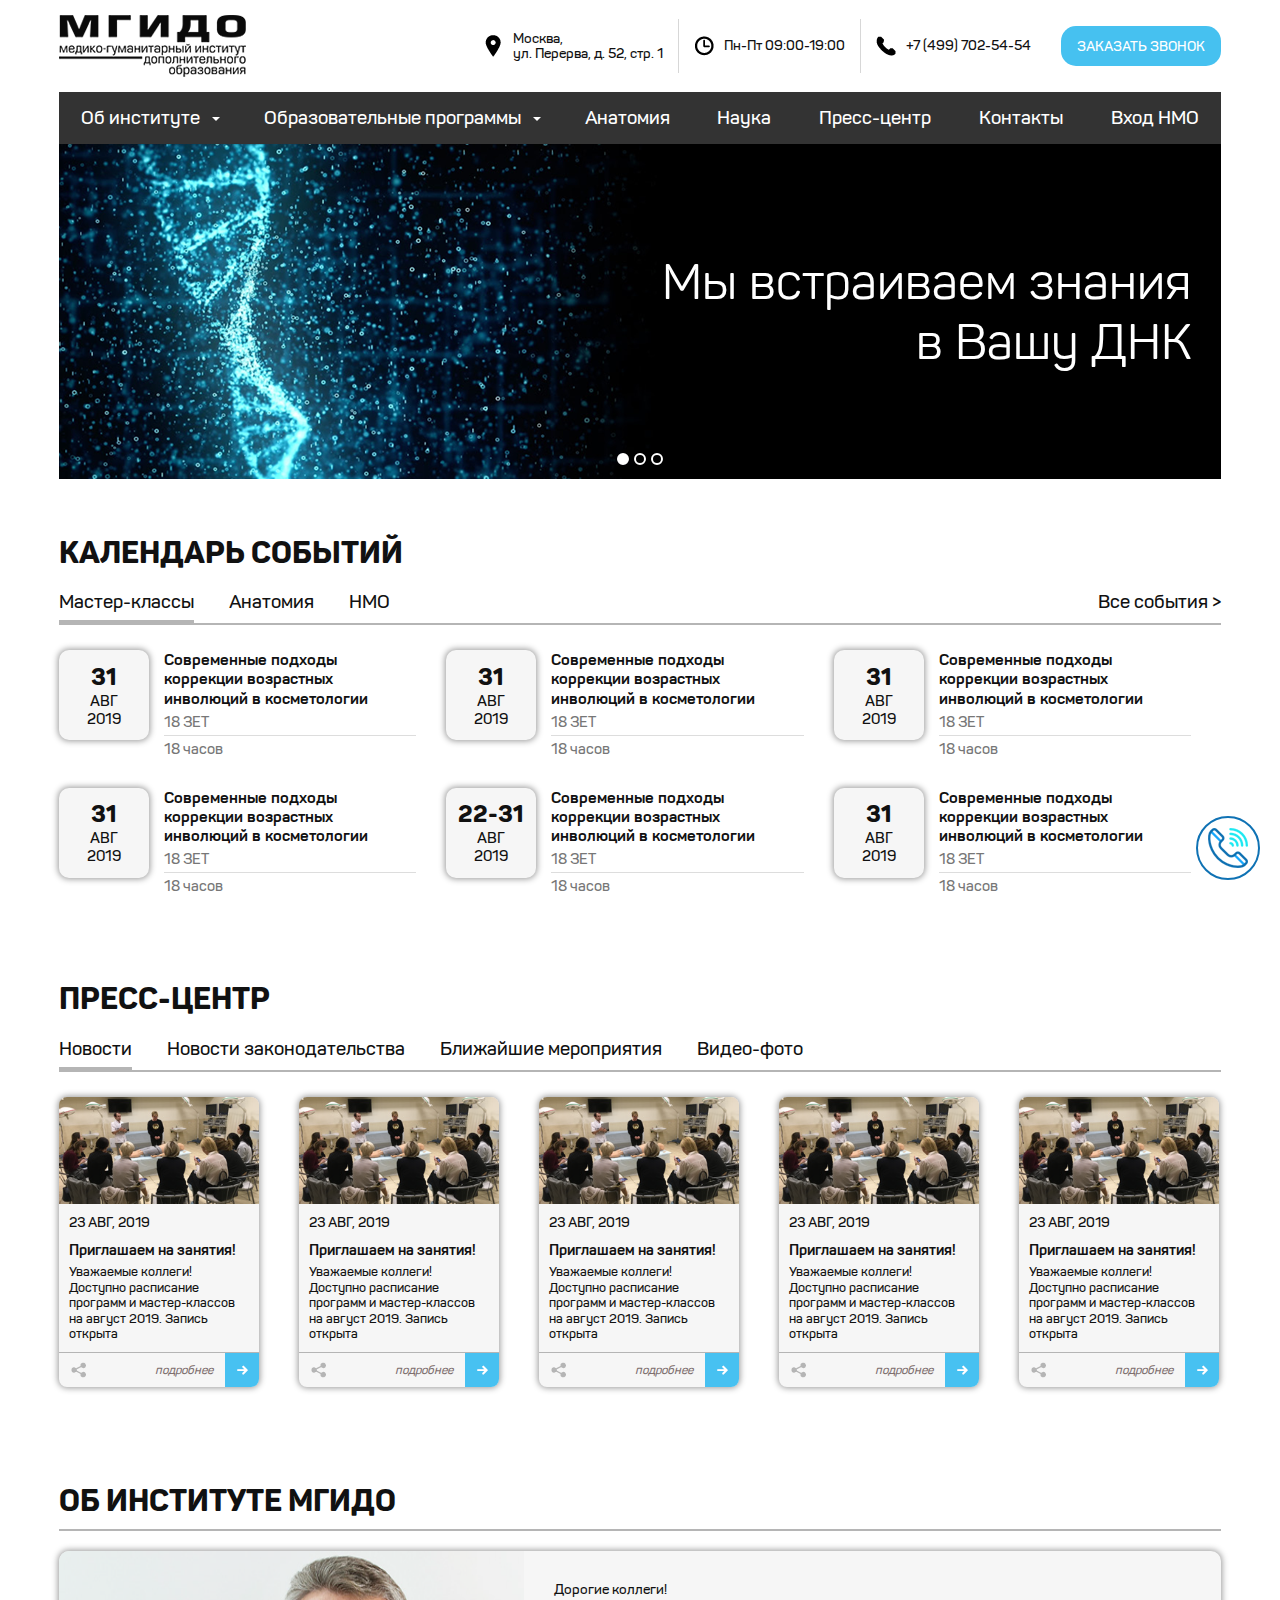
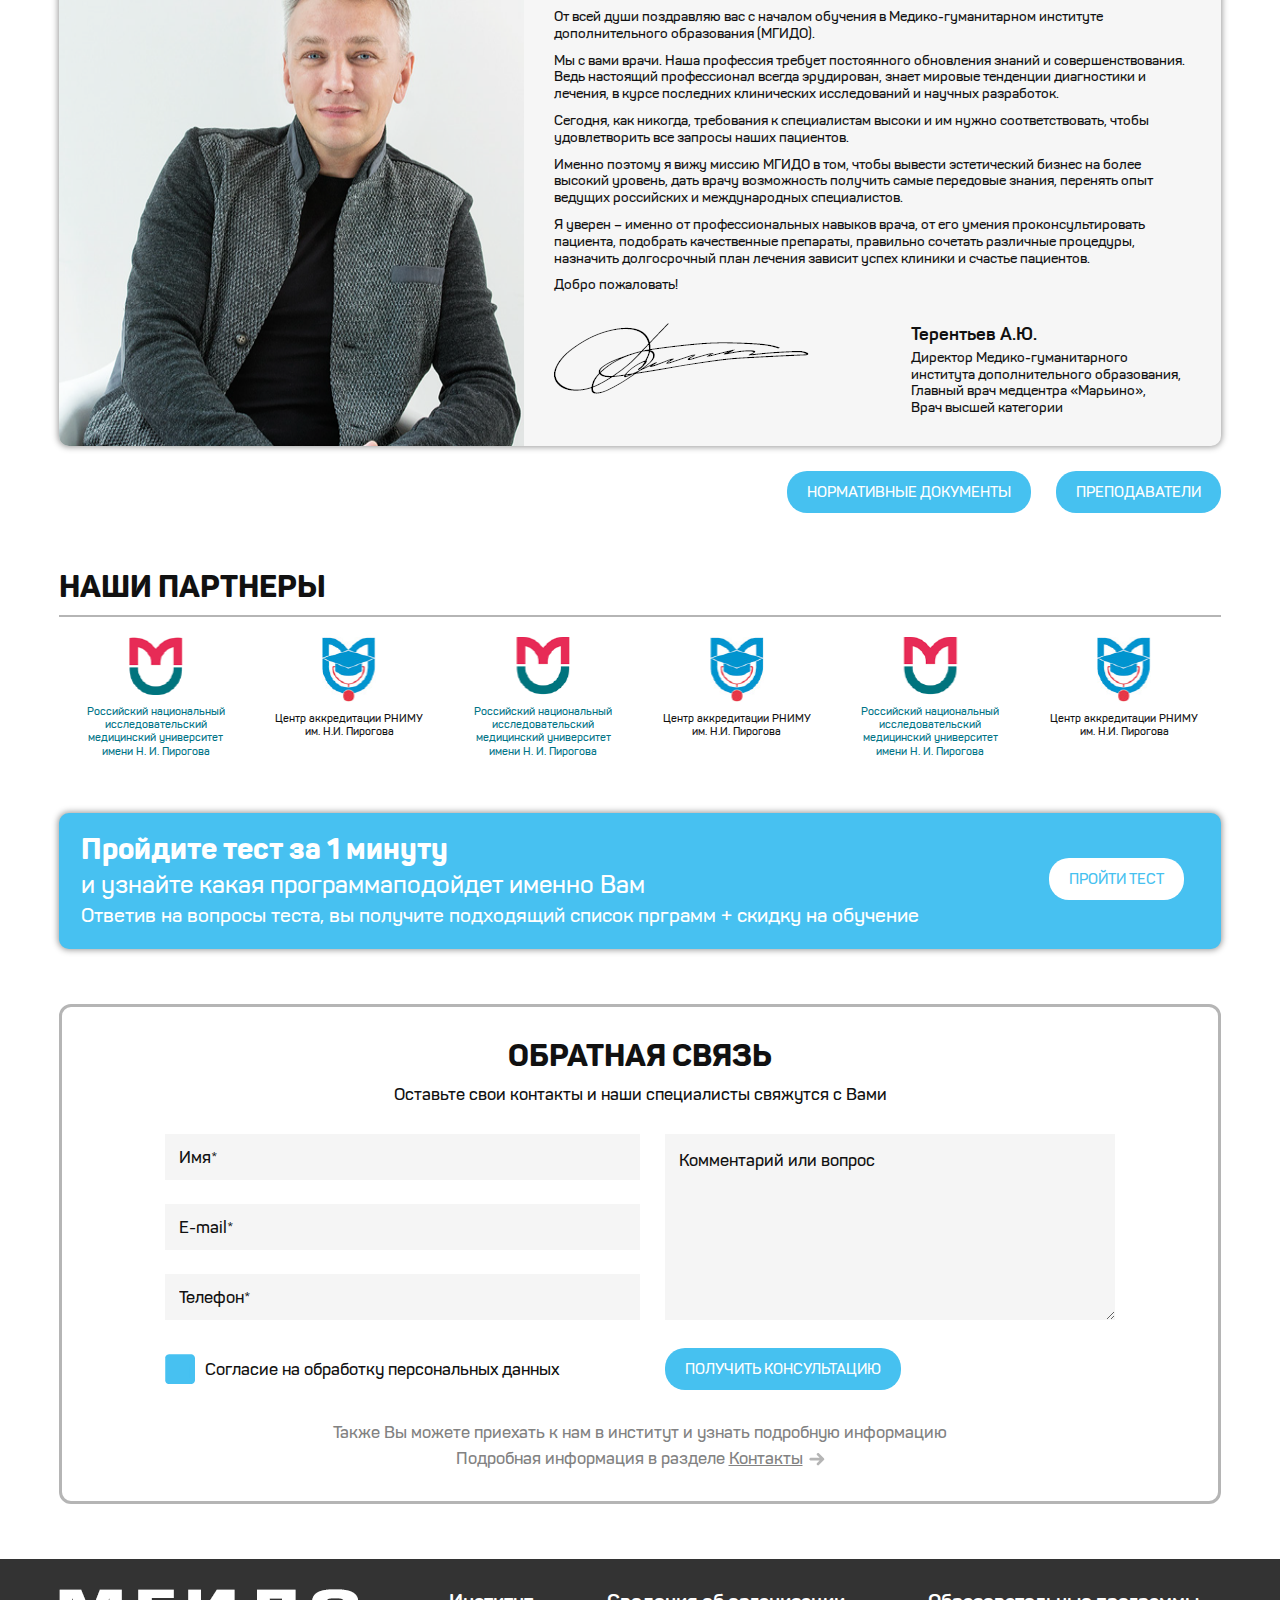
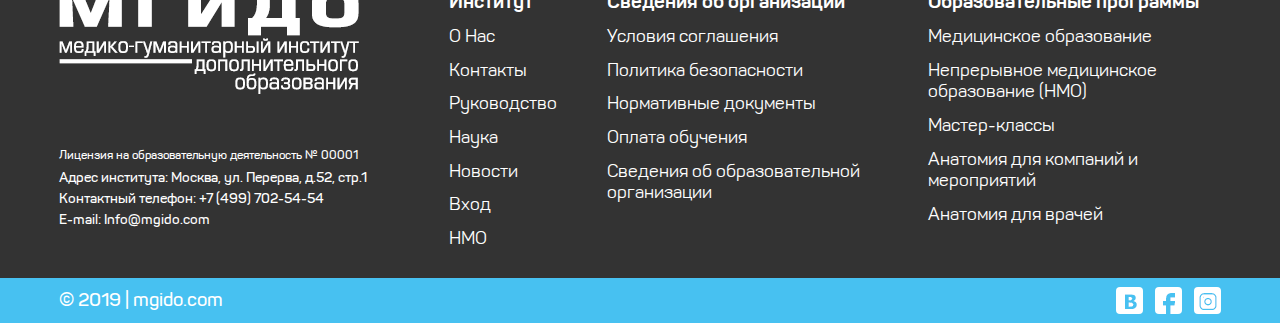
<file: index.htm>
<!DOCTYPE html>
<html lang="ru">
<head>
    <meta charset="utf-8">
    <title>Title</title>
    <meta name="viewport" content="width=device-width, initial-scale=1.0">

    <link rel="stylesheet" href="./css/reset.css">
    <link rel="stylesheet" href="./css/font.css">
    <link rel="stylesheet" href="./js/jquery-ui/jquery-ui.min.css">
    <link rel="stylesheet" href="./js/owl-carousel/owl.carousel.min.css">
    <link rel="stylesheet" href="./css/perfect-scrollbar.css">
    <link rel="stylesheet" href="./js/colorbox/colorbox.css">
    <link rel="stylesheet" href="./css/style.css">
    <link rel="stylesheet" href="./css/tablet.css">
    <link rel="stylesheet" href="./css/mobile.css">

    <script src="./js/jquery-3.1.1.min.js"></script>
    <script src="./js/jquery-ui/jquery-ui.min.js"></script>
    <script src="./js/owl-carousel/owl.carousel.min.js"></script>
    <script src="./js/perfect-scrollbar.min.js"></script>
    <script src="./js/chosen.jquery.min.js"></script>
    <script src="./js/colorbox/jquery.colorbox-min.js"></script>
    <script src="./js/helpers.js"></script>
    <script src="./js/js.js"></script>

    <script async defer src="https://connect.facebook.net/en_US/sdk.js"></script>
</head>
<body>


<div id="wrapper">

    <div id="header">

        <div class="header-block">
            <div class="header">
                <div class="inner container flex flex-middle">
                    <div class="menu-link-and-logo flex flex-middle">
                        <div class="only-tablet-or-mobile">
                            <a href="#" class="menu-link" data-mobile-menu-toggle>
                                <span></span>
                                <span></span>
                                <span></span>
                            </a>
                        </div>
                        <a href="#" class="logo">
                            <img src="./img/logo.png" alt="">
                        </a>
                    </div>
                    <div class="contacts flex flex-middle">
                        <div class="items flex only-desktop">
                            <div class="item item-address flex flex-middle">
                                Москва,<br>
                                ул. Перерва, д. 52, стр. 1
                            </div>
                            <div class="item item-work-time flex flex-middle">
                                Пн-Пт 09:00-19:00
                            </div>
                            <div class="item item-phone flex flex-middle">
                                +7 (499) 702-54-54
                            </div>
                        </div>
                        <div class="call-me only-desktop-or-tablet">
                            <a href="#" data-ui-dialog-link="call-me-form">ЗАКАЗАТЬ ЗВОНОК</a>
                        </div>
                    </div>
                </div>
            </div>
            <div class="menu only-desktop">
                <div class="inner container">
                    <ul class="flex">
                        <li class="dropdown">
                            <a href="#" class="toggle">Об институте</a>
                            <ul>
                                <li><a href="#">Информация о МГИДО</a></li>
                                <li><a href="#">История создания</a></li>
                                <li><a href="#">Документы</a></li>
                            </ul>
                        </li>
                        <li class="dropdown">
                            <a href="#" class="toggle">Образовательные программы</a>
                            <ul>
                                <li><a href="#">Информация о МГИДО1</a></li>
                                <li><a href="#">История создания1</a></li>
                                <li><a href="#">Документы1</a></li>
                            </ul>
                        </li>
                        <li><a href="#">Анатомия</a></li>
                        <li><a href="#">Наука</a></li>
                        <li><a href="#">Пресс-центр</a></li>
                        <li><a href="#">Контакты</a></li>
                        <li><a href="#">Вход НМО</a></li>
                    </ul>
                </div>
            </div>
            <div class="mobile-menu" data-mobile-menu>
                <a href="#" class="close" data-mobile-menu-toggle>Закрыть</a>

                <div class="container">
                    <div class="links">
                        <ul>
                            <li class="dropdown">
                                <a href="#" class="toggle">Об институте</a>
                                <ul>
                                    <li><a href="#">Информация о МГИДО</a></li>
                                    <li><a href="#">История создания</a></li>
                                    <li><a href="#">Документы</a></li>
                                </ul>
                            </li>
                            <li><a href="#">Образовательные программы</a></li>
                            <li><a href="#">Анатомия</a></li>
                            <li><a href="#">Наука</a></li>
                            <li><a href="#">Пресс-центр</a></li>
                            <li><a href="#">Контакты</a></li>
                            <li><a href="#">Вход НМО</a></li>
                        </ul>
                    </div>

                    <div class="only-mobile">
                        <div class="call-me">
                            <a href="#" data-ui-dialog-link="call-me-form">Обратный звонок</a>
                        </div>
                    </div>

                    <div class="contacts">
                        <div class="items">
                            <div class="item item-address flex flex-middle">
                                Москва,<br>
                                ул. Перерва, д. 52, стр. 1
                            </div>
                            <div class="item item-work-time flex flex-middle">
                                Пн-Пт 09:00-19:00
                            </div>
                            <div class="item item-phone flex flex-middle">
                                +7 (499) 702-54-54
                            </div>
                        </div>
                    </div>
                </div>
            </div>
        </div>

    </div>

    <div id="center">

        <div class="slider-block">
            <div class="container">
                <div class="owl-carousel">
                    <div class="item">
                        <div class="img">
                            <img src="./img/slide1.png" alt="">
                        </div>
                        <div class="info">
                            <div class="text">
                                Мы встраиваем знания<br>
                                в Вашу ДНК
                            </div>
                        </div>
                    </div>
                    <div class="item">
                        <div class="img">
                            <img src="./img/slide1.png" alt="">
                        </div>
                        <div class="info">
                            <div class="text">
                                Мы встраиваем знания<br>
                                в Вашу ДНК 2
                            </div>
                        </div>
                    </div>
                    <div class="item">
                        <div class="img">
                            <img src="./img/slide1.png" alt="">
                        </div>
                        <div class="info">
                            <div class="text">
                                Мы встраиваем знания<br>
                                в Вашу ДНК 3
                            </div>
                        </div>
                    </div>
                </div>
            </div>
        </div>

        <div class="calendar-block block" data-tabs>
            <div class="container">
                <div class="block-title">КАЛЕНДАРЬ СОБЫТИЙ</div>
                <div class="tabs">
                    <ul>
                        <li><a href="#" class="active" data-tab-link="calendar-tab-3">Мастер-классы</a></li>
                        <li><a href="#" data-tab-link="calendar-tab-4">Анатомия</a></li>
                        <li><a href="#" data-tab-link="calendar-tab-2">НМО</a></li>
                    </ul>
                    <div class="more">
                        <a href="#">Все события &gt;</a>
                    </div>
                </div>
                <div class="tab-content active" data-tab-content="calendar-tab-1">
                    <div class="calendar-list flex flex-left">
                        <div class="item flex flex-nowrap">
                            <div class="date">
                                <div class="day">31</div>
                                <div class="month">АВГ</div>
                                <div class="year">2019</div>
                            </div>
                            <div class="info">
                                <div class="name">
                                    <a href="#">Современные подходы коррекции возрастных инволюций в косметологии</a>
                                </div>
                                <div class="ball">18 ЗЕТ</div>
                                <div class="line"></div>
                                <div class="duration">18 часов</div>
                            </div>
                        </div>
                        <div class="item flex flex-nowrap">
                            <div class="date">
                                <div class="day">31</div>
                                <div class="month">АВГ</div>
                                <div class="year">2019</div>
                            </div>
                            <div class="info">
                                <div class="name">
                                    <a href="#">Современные подходы коррекции возрастных инволюций в косметологии</a>
                                </div>
                                <div class="ball">18 ЗЕТ</div>
                                <div class="line"></div>
                                <div class="duration">18 часов</div>
                            </div>
                        </div>
                        <div class="item flex flex-nowrap">
                            <div class="date">
                                <div class="day">31</div>
                                <div class="month">АВГ</div>
                                <div class="year">2019</div>
                            </div>
                            <div class="info">
                                <div class="name">
                                    <a href="#">Современные подходы коррекции возрастных инволюций в косметологии</a>
                                </div>
                                <div class="ball">18 ЗЕТ</div>
                                <div class="line"></div>
                                <div class="duration">18 часов</div>
                            </div>
                        </div>
                        <div class="item flex flex-nowrap">
                            <div class="date">
                                <div class="day">31</div>
                                <div class="month">АВГ</div>
                                <div class="year">2019</div>
                            </div>
                            <div class="info">
                                <div class="name">
                                    <a href="#">Современные подходы коррекции возрастных инволюций в косметологии</a>
                                </div>
                                <div class="ball">18 ЗЕТ</div>
                                <div class="line"></div>
                                <div class="duration">18 часов</div>
                            </div>
                        </div>
                        <div class="item flex flex-nowrap">
                            <div class="date">
                                <div class="day">22-31</div>
                                <div class="month">АВГ</div>
                                <div class="year">2019</div>
                            </div>
                            <div class="info">
                                <div class="name">
                                    <a href="#">Современные подходы коррекции возрастных инволюций в косметологии</a>
                                </div>
                                <div class="ball">18 ЗЕТ</div>
                                <div class="line"></div>
                                <div class="duration">18 часов</div>
                            </div>
                        </div>
                        <div class="item flex flex-nowrap">
                            <div class="date">
                                <div class="day">31</div>
                                <div class="month">АВГ</div>
                                <div class="year">2019</div>
                            </div>
                            <div class="info">
                                <div class="name">
                                    <a href="#">Современные подходы коррекции возрастных инволюций в косметологии</a>
                                </div>
                                <div class="ball">18 ЗЕТ</div>
                                <div class="line"></div>
                                <div class="duration">18 часов</div>
                            </div>
                        </div>
                    </div>
                </div>
                <div class="tab-content" data-tab-content="calendar-tab-2">
                    <div class="calendar-list flex flex-left">
                        <div class="item flex flex-nowrap">
                            <div class="date">
                                <div class="day">31</div>
                                <div class="month">АВГ</div>
                                <div class="year">2019</div>
                            </div>
                            <div class="info">
                                <div class="name">
                                    <a href="#">Современные подходы коррекции возрастных инволюций в косметологии</a>
                                </div>
                                <div class="ball">18 ЗЕТ</div>
                                <div class="line"></div>
                                <div class="duration">18 часов</div>
                            </div>
                        </div>
                        <div class="item flex flex-nowrap">
                            <div class="date">
                                <div class="day">31</div>
                                <div class="month">АВГ</div>
                                <div class="year">2019</div>
                            </div>
                            <div class="info">
                                <div class="name">
                                    <a href="#">Современные подходы коррекции возрастных инволюций в косметологии</a>
                                </div>
                                <div class="ball">18 ЗЕТ</div>
                                <div class="line"></div>
                                <div class="duration">18 часов</div>
                            </div>
                        </div>
                        <div class="item flex flex-nowrap">
                            <div class="date">
                                <div class="day">31</div>
                                <div class="month">АВГ</div>
                                <div class="year">2019</div>
                            </div>
                            <div class="info">
                                <div class="name">
                                    <a href="#">Современные подходы коррекции возрастных инволюций в косметологии</a>
                                </div>
                                <div class="ball">18 ЗЕТ</div>
                                <div class="line"></div>
                                <div class="duration">18 часов</div>
                            </div>
                        </div>
                    </div>
                </div>
                <div class="tab-content" data-tab-content="calendar-tab-3">
                    <div class="calendar-list flex flex-left">
                        <div class="item flex flex-nowrap">
                            <div class="date">
                                <div class="day">31</div>
                                <div class="month">АВГ</div>
                                <div class="year">2019</div>
                            </div>
                            <div class="info">
                                <div class="name">
                                    <a href="#">Современные подходы коррекции возрастных инволюций в косметологии</a>
                                </div>
                                <div class="ball">18 ЗЕТ</div>
                                <div class="line"></div>
                                <div class="duration">18 часов</div>
                            </div>
                        </div>
                        <div class="item flex flex-nowrap">
                            <div class="date">
                                <div class="day">31</div>
                                <div class="month">АВГ</div>
                                <div class="year">2019</div>
                            </div>
                            <div class="info">
                                <div class="name">
                                    <a href="#">Современные подходы коррекции возрастных инволюций в косметологии</a>
                                </div>
                                <div class="ball">18 ЗЕТ</div>
                                <div class="line"></div>
                                <div class="duration">18 часов</div>
                            </div>
                        </div>
                    </div>
                </div>
                <div class="tab-content" data-tab-content="calendar-tab-4">
                    <div class="calendar-list flex flex-left">
                        <div class="item flex flex-nowrap">
                            <div class="date">
                                <div class="day">31</div>
                                <div class="month">АВГ</div>
                                <div class="year">2019</div>
                            </div>
                            <div class="info">
                                <div class="name">
                                    <a href="#">Современные подходы коррекции возрастных инволюций в косметологии</a>
                                </div>
                                <div class="ball">18 ЗЕТ</div>
                                <div class="line"></div>
                                <div class="duration">18 часов</div>
                            </div>
                        </div>
                    </div>
                </div>
            </div>
        </div>

        <div class="press-center-block" data-tabs>
            <div class="container">
                <div class="block-title">ПРЕСС-ЦЕНТР</div>
                <div class="tabs">
                    <ul>
                        <li><a href="#" class="active" data-tab-link="press-center-tab-1">Новости</a></li>
                        <li><a href="#" data-tab-link="press-center-tab-2">Новости законодательства</a></li>
                        <li><a href="#" data-tab-link="press-center-tab-3">Ближайшие мероприятия</a></li>
                        <li><a href="#" data-tab-link="press-center-tab-4">Видео-фото</a></li>
                    </ul>
                </div>
                <div class="tab-content active" data-tab-content="press-center-tab-1">
                    <div class="news-list">
                        <div class="item">
                            <div class="img-and-info">
                                <div class="img">
                                    <a href="#">
                                        <img src="./img/press-center.png" alt="">
                                    </a>
                                </div>
                                <div class="info">
                                    <div class="date">23 АВГ, 2019</div>
                                    <div class="name">
                                        <a href="#">Приглашаем на занятия!</a>
                                    </div>
                                    <div class="text">
                                        Уважаемые коллеги! Доступно расписание программ и
                                        мастер-классов на август 2019. Запись открыта
                                    </div>
                                </div>
                            </div>
                            <div class="footer flex">
                                <div class="share">
                                    <a href="http://mgido.com/about/"
                                       data-title="Приглашаем на занятия!"
                                       data-desc="Уважаемые коллеги! Доступно расписание программ и мастер-классов на август 2019. Запись открыта"
                                       class="fb-share"
                                    ></a>
                                </div>
                                <div class="more">
                                    <a href="#">
                                        подробнее <span class="arrow"></span>
                                    </a>
                                </div>
                            </div>
                        </div>
                        <div class="item">
                            <div class="img-and-info">
                                <div class="img">
                                    <a href="#">
                                        <img src="./img/press-center.png" alt="">
                                    </a>
                                </div>
                                <div class="info">
                                    <div class="date">23 АВГ, 2019</div>
                                    <div class="name">
                                        <a href="#">Приглашаем на занятия!</a>
                                    </div>
                                    <div class="text">
                                        Уважаемые коллеги! Доступно расписание программ и
                                        мастер-классов на август 2019. Запись открыта
                                    </div>
                                </div>
                            </div>
                            <div class="footer flex">
                                <div class="share">
                                    <a href="http://mgido.com/about/"
                                       data-title="Приглашаем на занятия!"
                                       data-desc="Уважаемые коллеги! Доступно расписание программ и мастер-классов на август 2019. Запись открыта"
                                       class="fb-share"
                                    ></a>
                                </div>
                                <div class="more">
                                    <a href="#">
                                        подробнее <span class="arrow"></span>
                                    </a>
                                </div>
                            </div>
                        </div>
                        <div class="item">
                            <div class="img-and-info">
                                <div class="img">
                                    <a href="#">
                                        <img src="./img/press-center.png" alt="">
                                    </a>
                                </div>
                                <div class="info">
                                    <div class="date">23 АВГ, 2019</div>
                                    <div class="name">
                                        <a href="#">Приглашаем на занятия!</a>
                                    </div>
                                    <div class="text">
                                        Уважаемые коллеги! Доступно расписание программ и
                                        мастер-классов на август 2019. Запись открыта
                                    </div>
                                </div>
                            </div>
                            <div class="footer flex">
                                <div class="share">
                                    <a href="http://mgido.com/about/"
                                       data-title="Приглашаем на занятия!"
                                       data-desc="Уважаемые коллеги! Доступно расписание программ и мастер-классов на август 2019. Запись открыта"
                                       class="fb-share"
                                    ></a>
                                </div>
                                <div class="more">
                                    <a href="#">
                                        подробнее <span class="arrow"></span>
                                    </a>
                                </div>
                            </div>
                        </div>
                        <div class="item">
                            <div class="img-and-info">
                                <div class="img">
                                    <a href="#">
                                        <img src="./img/press-center.png" alt="">
                                    </a>
                                </div>
                                <div class="info">
                                    <div class="date">23 АВГ, 2019</div>
                                    <div class="name">
                                        <a href="#">Приглашаем на занятия!</a>
                                    </div>
                                    <div class="text">
                                        Уважаемые коллеги! Доступно расписание программ и
                                        мастер-классов на август 2019. Запись открыта
                                    </div>
                                </div>
                            </div>
                            <div class="footer flex">
                                <div class="share">
                                    <a href="http://mgido.com/about/"
                                       data-title="Приглашаем на занятия!"
                                       data-desc="Уважаемые коллеги! Доступно расписание программ и мастер-классов на август 2019. Запись открыта"
                                       class="fb-share"
                                    ></a>
                                </div>
                                <div class="more">
                                    <a href="#">
                                        подробнее <span class="arrow"></span>
                                    </a>
                                </div>
                            </div>
                        </div>
                        <div class="item">
                            <div class="img-and-info">
                                <div class="img">
                                    <a href="#">
                                        <img src="./img/press-center.png" alt="">
                                    </a>
                                </div>
                                <div class="info">
                                    <div class="date">23 АВГ, 2019</div>
                                    <div class="name">
                                        <a href="#">Приглашаем на занятия!</a>
                                    </div>
                                    <div class="text">
                                        Уважаемые коллеги! Доступно расписание программ и
                                        мастер-классов на август 2019. Запись открыта
                                    </div>
                                </div>
                            </div>
                            <div class="footer flex">
                                <div class="share">
                                    <a href="http://mgido.com/about/"
                                       data-title="Приглашаем на занятия!"
                                       data-desc="Уважаемые коллеги! Доступно расписание программ и мастер-классов на август 2019. Запись открыта"
                                       class="fb-share"
                                    ></a>
                                </div>
                                <div class="more">
                                    <a href="#">
                                        подробнее <span class="arrow"></span>
                                    </a>
                                </div>
                            </div>
                        </div>
                    </div>
                </div>
                <div class="tab-content" data-tab-content="press-center-tab-2">
                    <div class="news-list">
                        <div class="item">
                            <div class="img-and-info">
                                <div class="img">
                                    <a href="#">
                                        <img src="./img/press-center.png" alt="">
                                    </a>
                                </div>
                                <div class="info">
                                    <div class="date">23 АВГ, 2019</div>
                                    <div class="name">
                                        <a href="#">Приглашаем на занятия!</a>
                                    </div>
                                    <div class="text">
                                        Уважаемые коллеги! Доступно расписание программ и
                                        мастер-классов на август 2019. Запись открыта
                                    </div>
                                </div>
                            </div>
                            <div class="footer flex">
                                <div class="share">
                                    <a href="http://mgido.com/about/"
                                       data-title="Приглашаем на занятия!"
                                       data-desc="Уважаемые коллеги! Доступно расписание программ и мастер-классов на август 2019. Запись открыта"
                                       class="fb-share"
                                    ></a>
                                </div>
                                <div class="more">
                                    <a href="#">
                                        подробнее <span class="arrow"></span>
                                    </a>
                                </div>
                            </div>
                        </div>
                        <div class="item">
                            <div class="img-and-info">
                                <div class="img">
                                    <a href="#">
                                        <img src="./img/press-center.png" alt="">
                                    </a>
                                </div>
                                <div class="info">
                                    <div class="date">23 АВГ, 2019</div>
                                    <div class="name">
                                        <a href="#">Приглашаем на занятия!</a>
                                    </div>
                                    <div class="text">
                                        Уважаемые коллеги! Доступно расписание программ и
                                        мастер-классов на август 2019. Запись открыта
                                    </div>
                                </div>
                            </div>
                            <div class="footer flex">
                                <div class="share">
                                    <a href="http://mgido.com/about/"
                                       data-title="Приглашаем на занятия!"
                                       data-desc="Уважаемые коллеги! Доступно расписание программ и мастер-классов на август 2019. Запись открыта"
                                       class="fb-share"
                                    ></a>
                                </div>
                                <div class="more">
                                    <a href="#">
                                        подробнее <span class="arrow"></span>
                                    </a>
                                </div>
                            </div>
                        </div>
                    </div>
                </div>
                <div class="tab-content" data-tab-content="press-center-tab-3">
                    <div class="news-list">
                        <div class="item">
                            <div class="img-and-info">
                                <div class="img">
                                    <a href="#">
                                        <img src="./img/press-center.png" alt="">
                                    </a>
                                </div>
                                <div class="info">
                                    <div class="date">23 АВГ, 2019</div>
                                    <div class="name">
                                        <a href="#">Приглашаем на занятия!</a>
                                    </div>
                                    <div class="text">
                                        Уважаемые коллеги! Доступно расписание программ и
                                        мастер-классов на август 2019. Запись открыта
                                    </div>
                                </div>
                            </div>
                            <div class="footer flex">
                                <div class="share">
                                    <a href="http://mgido.com/about/"
                                       data-title="Приглашаем на занятия!"
                                       data-desc="Уважаемые коллеги! Доступно расписание программ и мастер-классов на август 2019. Запись открыта"
                                       class="fb-share"
                                    ></a>
                                </div>
                                <div class="more">
                                    <a href="#">
                                        подробнее <span class="arrow"></span>
                                    </a>
                                </div>
                            </div>
                        </div>
                    </div>
                </div>
                <div class="tab-content" data-tab-content="press-center-tab-4">
                    <div class="news-list">
                        <div class="item">
                            <div class="img-and-info">
                                <div class="img">
                                    <a href="#">
                                        <img src="./img/press-center.png" alt="">
                                    </a>
                                </div>
                                <div class="info">
                                    <div class="date">23 АВГ, 2019</div>
                                    <div class="name">
                                        <a href="#">Приглашаем на занятия!</a>
                                    </div>
                                    <div class="text">
                                        Уважаемые коллеги! Доступно расписание программ и
                                        мастер-классов на август 2019. Запись открыта
                                    </div>
                                </div>
                            </div>
                            <div class="footer flex">
                                <div class="share">
                                    <a href="http://mgido.com/about/"
                                       data-title="Приглашаем на занятия!"
                                       data-desc="Уважаемые коллеги! Доступно расписание программ и мастер-классов на август 2019. Запись открыта"
                                       class="fb-share"
                                    ></a>
                                </div>
                                <div class="more">
                                    <a href="#">
                                        подробнее <span class="arrow"></span>
                                    </a>
                                </div>
                            </div>
                        </div>
                        <div class="item">
                            <div class="img-and-info">
                                <div class="img">
                                    <a href="#">
                                        <img src="./img/press-center.png" alt="">
                                    </a>
                                </div>
                                <div class="info">
                                    <div class="date">23 АВГ, 2019</div>
                                    <div class="name">
                                        <a href="#">Приглашаем на занятия!</a>
                                    </div>
                                    <div class="text">
                                        Уважаемые коллеги! Доступно расписание программ и
                                        мастер-классов на август 2019. Запись открыта
                                    </div>
                                </div>
                            </div>
                            <div class="footer flex">
                                <div class="share">
                                    <a href="http://mgido.com/about/"
                                       data-title="Приглашаем на занятия!"
                                       data-desc="Уважаемые коллеги! Доступно расписание программ и мастер-классов на август 2019. Запись открыта"
                                       class="fb-share"
                                    ></a>
                                </div>
                                <div class="more">
                                    <a href="#">
                                        подробнее <span class="arrow"></span>
                                    </a>
                                </div>
                            </div>
                        </div>
                    </div>
                </div>
            </div>
        </div>

        <div class="about-block block">
            <div class="container">
                <div class="block-title line">ОБ ИНСТИТУТЕ МГИДО</div>
                <div class="content flex flex-nowrap">
                    <div class="img">
                        <img src="./img/about.png" alt="">
                    </div>
                    <div class="info">
                        <div class="text">
                            <p>Дорогие коллеги!</p>
                            <p>
                                От всей души поздравляю вас с началом обучения в Медико-гуманитарном институте
                                дополнительного образования (МГИДО).
                            </p>
                            <p>
                                Мы с вами врачи. Наша профессия требует постоянного обновления знаний и
                                совершенствования. Ведь настоящий профессионал всегда эрудирован, знает мировые
                                тенденции диагностики и лечения, в курсе последних клинических исследований и научных
                                разработок.
                            </p>
                            <p>
                                Сегодня, как никогда, требования к специалистам высоки и им нужно соответствовать, чтобы
                                удовлетворить все запросы наших пациентов.
                            </p>
                            <p>
                                Именно поэтому я вижу миссию МГИДО в том, чтобы вывести эстетический бизнес на более
                                высокий уровень, дать врачу возможность получить самые передовые знания, перенять опыт
                                ведущих российских и международных специалистов.
                            </p>
                            <p>
                                Я уверен – именно от профессиональных навыков врача, от его умения проконсультировать
                                пациента, подобрать качественные препараты, правильно сочетать различные процедуры,
                                назначить долгосрочный план лечения зависит успех клиники и счастье пациентов.
                            </p>
                            <p>Добро пожаловать!</p>
                        </div>
                        <div class="footer flex">
                            <div class="signature">
                                <img src="./img/signature.png" alt="">
                            </div>
                            <div class="author">
                                <div class="name">Терентьев А.Ю.</div>
                                <div class="work">
                                    Директор Медико-гуманитарного института дополнительного образования,<br>
                                    Главный врач медцентра «Марьино»,<br>
                                    Врач высшей категории<br>
                                </div>
                            </div>
                        </div>
                    </div>
                </div>
                <div class="links flex flex-right">
                    <a href="#" class="button">НОРМАТИВНЫЕ ДОКУМЕНТЫ</a>
                    <a href="#" class="button">ПРЕПОДАВАТЕЛИ</a>
                </div>
            </div>
        </div>

        <div class="partners-block block">
            <div class="container">
                <div class="block-title line">НАШИ ПАРТНЕРЫ</div>
                <div class="partners-list flex flex-left">
                    <div class="item" title="Российский национальный исследовательский медицинский университет имени Н. И. Пирогова">
                        <div class="img">
                            <img src="./img/partner1.png" alt="">
                        </div>
                        <div class="name">
                            Российский национальный исследовательский медицинский университет имени Н. И. Пирогова
                        </div>
                    </div>
                    <div class="item" title="Центр аккредитации РНИМУ им. Н.И. Пирогова">
                        <div class="img">
                            <img src="./img/partner2.png" alt="">
                        </div>
                        <div class="name">
                            Центр аккредитации РНИМУ им. Н.И. Пирогова
                        </div>
                    </div>
                    <div class="item" title="Российский национальный исследовательский медицинский университет имени Н. И. Пирогова">
                        <div class="img">
                            <img src="./img/partner3.png" alt="">
                        </div>
                        <div class="name">
                            Российский национальный исследовательский медицинский университет имени Н. И. Пирогова
                        </div>
                    </div>
                    <div class="item" title="Центр аккредитации РНИМУ им. Н.И. Пирогова">
                        <div class="img">
                            <img src="./img/partner4.png" alt="">
                        </div>
                        <div class="name">
                            Центр аккредитации РНИМУ им. Н.И. Пирогова
                        </div>
                    </div>
                    <div class="item" title="Российский национальный исследовательский медицинский университет имени Н. И. Пирогова">
                        <div class="img">
                            <img src="./img/partner5.png" alt="">
                        </div>
                        <div class="name">
                            Российский национальный исследовательский медицинский университет имени Н. И. Пирогова
                        </div>
                    </div>
                    <div class="item" title="Центр аккредитации РНИМУ им. Н.И. Пирогова">
                        <div class="img">
                            <img src="./img/partner6.png" alt="">
                        </div>
                        <div class="name">
                            Центр аккредитации РНИМУ им. Н.И. Пирогова
                        </div>
                    </div>
                </div>
            </div>
        </div>

        <div class="mb-test-block block">
            <div class="container">
                <div class="inner flex flex-nowrap flex-middle">
                    <div class="info">
                        <div class="title">Пройдите тест за 1 минуту</div>
                        <div class="text-1">
                            и узнайте какая программаподойдет именно Вам
                        </div>
                        <div class="text-2">
                            Ответив на вопросы теста, вы получите подходящий список прграмм + скидку на обучение
                        </div>
                    </div>
                    <div class="link">
                        <a href="#" class="button button-white" data-ui-dialog-link="test-form">ПРОЙТИ ТЕСТ</a>
                    </div>
                </div>
            </div>
        </div>

        <div class="question-block block">
            <div class="inner container">
                <div class="block-title">Обратная связь</div>
                <div class="text">Оставьте свои контакты и наши специалисты свяжутся с Вами</div>

                <form action="#" class="question">
                    <div class="form-group flex flex-nowrap">
                        <div class="form-group item-info">
                            <div class="form-group">
                                <input type="text" name="name" placeholder="Имя*">
                            </div>
                            <div class="form-group">
                                <input type="text" name="email" placeholder="E-mail*">
                            </div>
                            <div class="form-group">
                                <input type="text" name="phone" placeholder="Телефон*">
                            </div>
                        </div>
                        <div class="form-group item-comment">
                            <textarea name="comment" rows="5" placeholder="Комментарий или вопрос"></textarea>
                        </div>
                    </div>
                    <div class="form-group flex flex-nowrap flex-middle">
                        <div class="form-group item-rules">
                            <input type="checkbox" id="question-form-rules" value="1">
                            <label for="question-form-rules">Согласие на обработку персональных данных</label>
                        </div>
                        <div class="form-group item-submit">
                            <button type="submit">ПОЛУЧИТЬ КОНСУЛЬТАЦИЮ</button>
                        </div>
                    </div>
                </form>
                <div class="footer-text">
                    Также Вы можете приехать к нам в институт и узнать подробную информацию<br>
                    Подробная информация в разделе <a href="#">Контакты</a> <span class="arrow"></span>
                </div>
            </div>
        </div>

    </div>

    <div id="footer">
        <div class="footer-block">
            <div class="header">
                <div class="container inner flex flex-nowrap">
                    <div class="logo-and-info">
                        <a href="#" class="logo">
                            <img src="./img/logo-footer.png" alt="">
                        </a>
                        <div class="info">
                            <div class="license">
                                Лицензия на образовательную деятельность № 00001
                            </div>
                            <div class="contacts">
                                Адрес института: Москва, ул. Перерва, д.52, стр.1<br>
                                Контактный телефон: +7 (499) 702-54-54<br>
                                E-mail: Info@mgido.com
                            </div>
                        </div>
                    </div>
                    <div class="menu flex flex-nowrap">
                        <div class="item">
                            <div class="name">Институт</div>
                            <ul>
                                <li><a href="#">О Нас</a></li>
                                <li><a href="#">Контакты</a></li>
                                <li><a href="#">Руководство</a></li>
                                <li><a href="#">Наука</a></li>
                                <li><a href="#">Новости</a></li>
                                <li><a href="#">Вход</a></li>
                                <li><a href="#">НМО</a></li>
                            </ul>
                        </div>
                        <div class="item">
                            <div class="name">Сведения об организации</div>
                            <ul>
                                <li><a href="#">Условия соглашения</a></li>
                                <li><a href="#">Политика безопасности</a></li>
                                <li><a href="#">Нормативные документы</a></li>
                                <li><a href="#">Оплата обучения</a></li>
                                <li><a href="#">Сведения об образовательной организации</a></li>
                            </ul>
                        </div>
                        <div class="item">
                            <div class="name">Образовательные программы</div>
                            <ul>
                                <li><a href="#">Медицинское образование</a></li>
                                <li><a href="#">Непрерывное медицинское образование (НМО)</a></li>
                                <li><a href="#">Мастер-классы</a></li>
                                <li><a href="#">Анатомия для компаний и мероприятий</a></li>
                                <li><a href="#">Анатомия для врачей</a></li>
                            </ul>
                        </div>
                    </div>
                </div>
            </div>
            <div class="footer">
                <div class="container flex flex-middle">
                    <div class="copyright">© 2019 | mgido.com</div>
                    <div class="social-networks flex">
                        <a href="#" target="_blank" class="item item-vk">vk</a>
                        <a href="#" target="_blank" class="item item-fb">fb</a>
                        <a href="#" target="_blank" class="item item-instagram">instagram</a>
                    </div>
                </div>
            </div>
        </div>
    </div>

</div>


<div data-ui-dialog="call-me-form"
     data-ui-dialog-width="450"
     data-ui-dialog-title="Обратный звонок"
>
    <form action="#" class="call-me-form">
        <div class="form-group">
            <input type="text" name="name" placeholder="Имя">
        </div>
        <div class="form-group">
            <input type="text" name="phone" placeholder="Телефон">
        </div>
        <div class="form-group">
            <button type="submit">Отправить</button>
        </div>
    </form>
</div>

<div data-ui-dialog="test-form"
     data-ui-dialog-width="600"
     data-ui-dialog-title="Тестирование"
>
    <form action="#" class="call-me-form">
        <div class="form-group">
            <textarea name="question_1" rows="3" placeholder="Вопрос 1"></textarea>
        </div>
        <div class="form-group">
            <textarea name="question_2" rows="3" placeholder="Вопрос 2"></textarea>
        </div>
        <div class="form-group">
            <textarea name="question_3" rows="3" placeholder="Вопрос 3"></textarea>
        </div>
        <div class="form-group">
            <textarea name="question_4" rows="3" placeholder="Вопрос 4"></textarea>
        </div>
        <div class="form-group">
            <textarea name="question_5" rows="3" placeholder="Вопрос 5"></textarea>
        </div>
        <div class="form-group">
            <button type="submit">Узнать результат</button>
        </div>
    </form>
</div>

<a href="#" class="callback-link" data-ui-dialog-link="call-me-form">
    <img src="./img/phone.png" alt="">
</a>

</body>
</html>
</file>
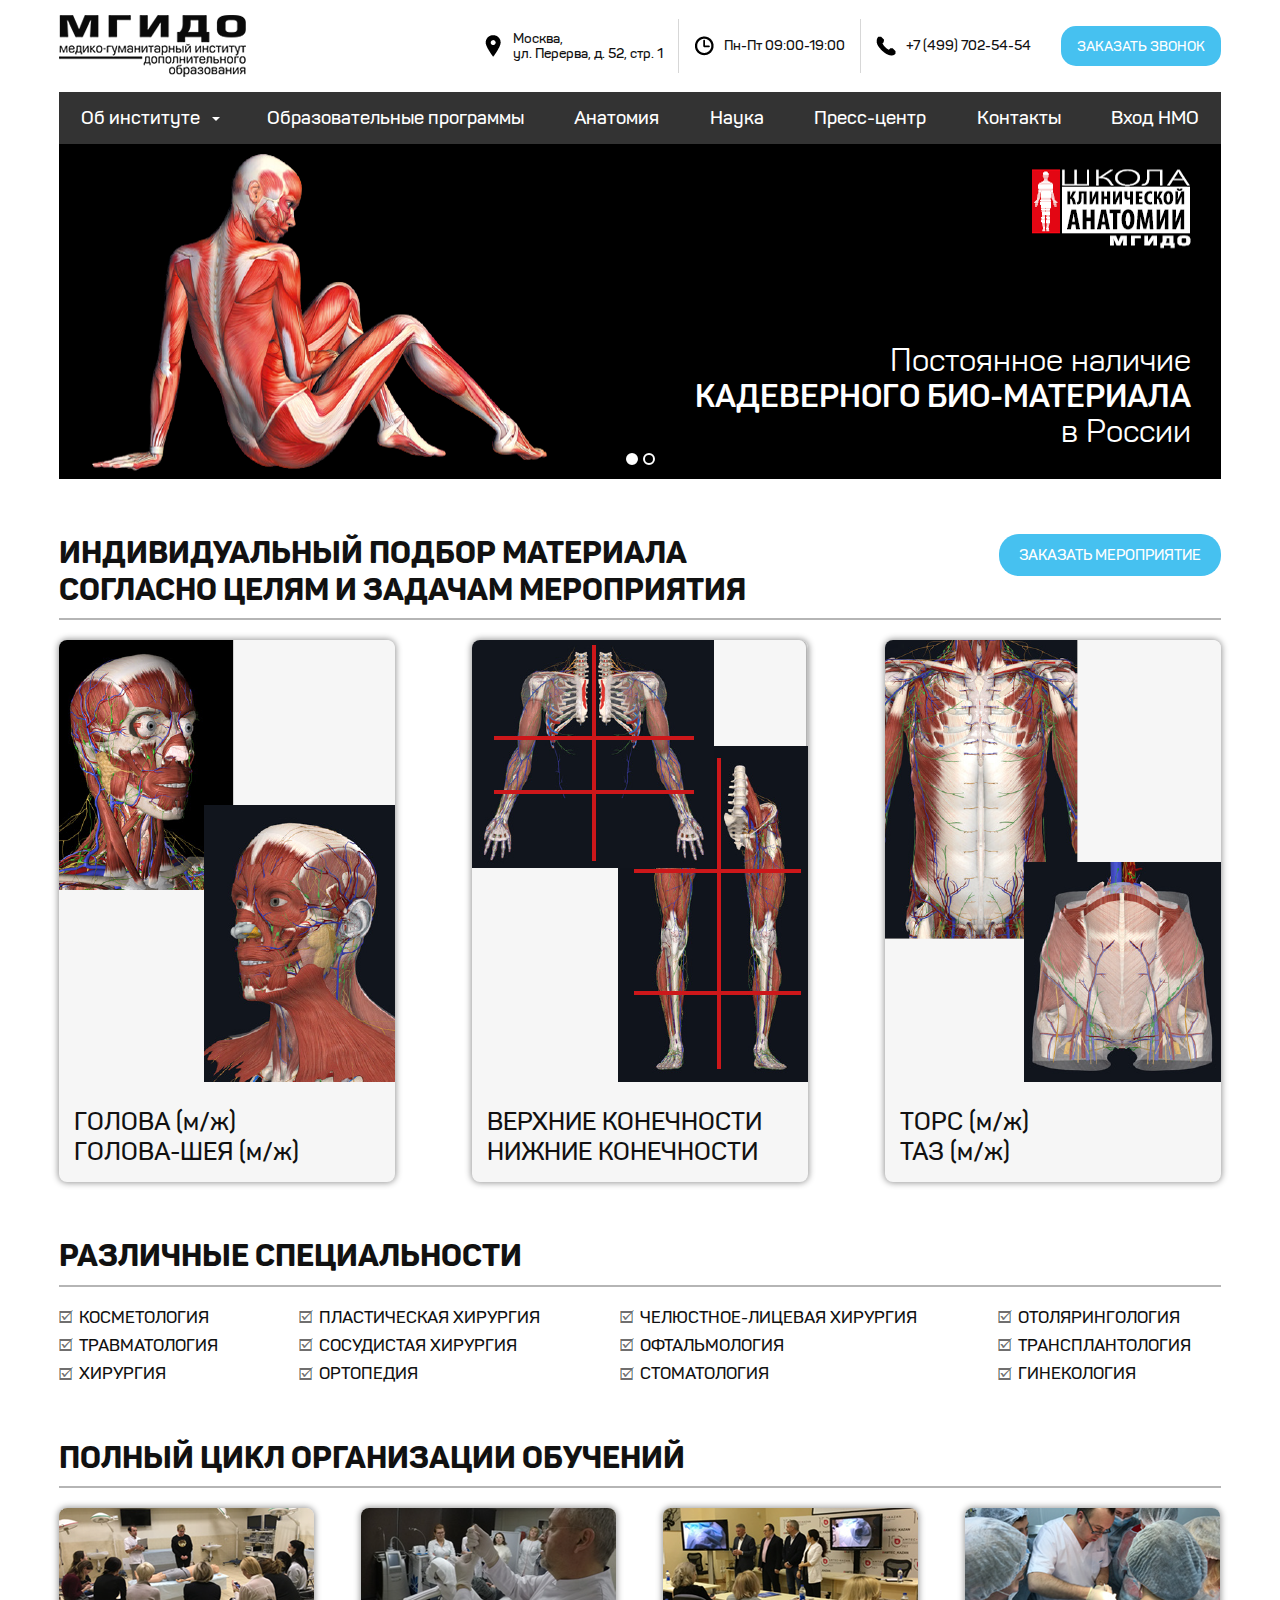
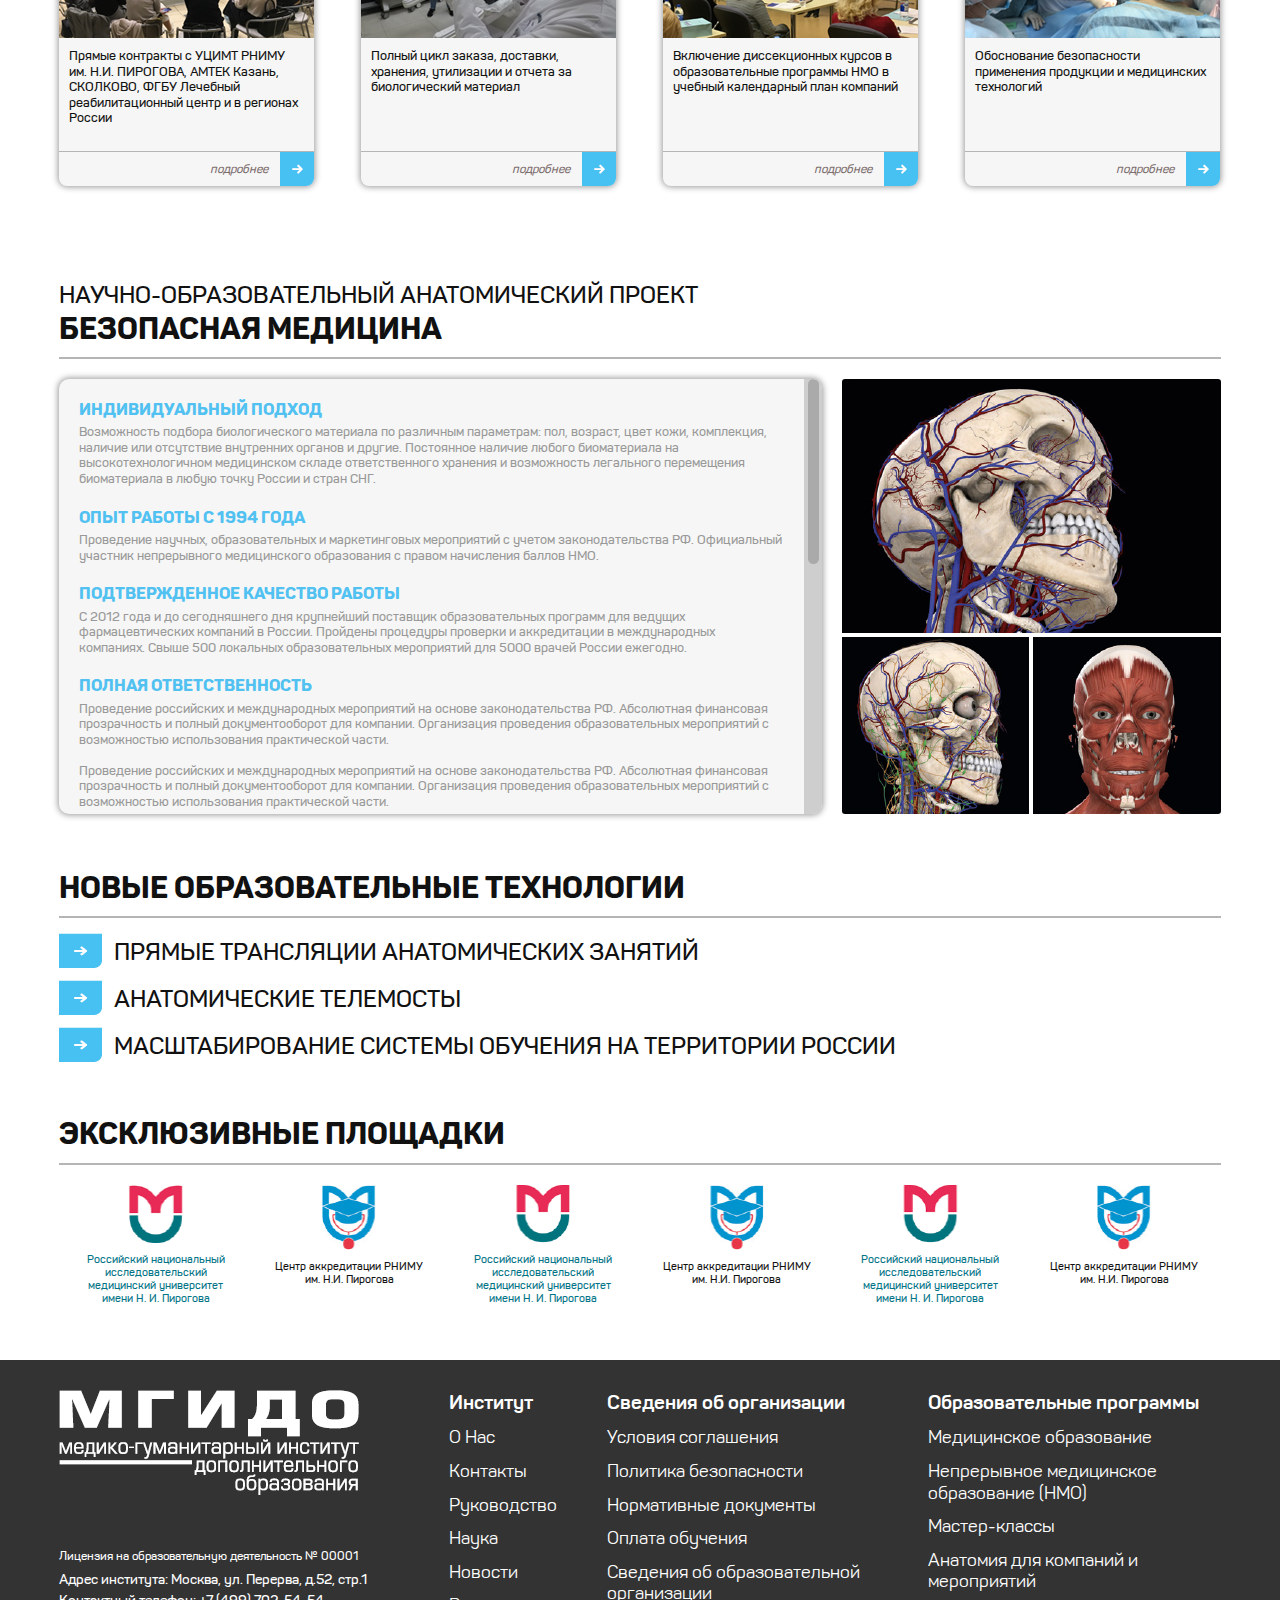
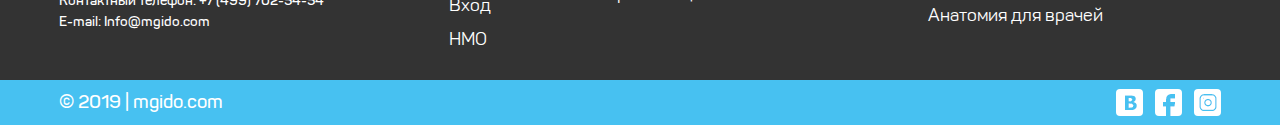
<file: anatomy.htm>
<!DOCTYPE html>
<html lang="ru">
<head>
    <meta charset="utf-8">
    <title>Title</title>
    <meta name="viewport" content="width=device-width, initial-scale=1.0">

    <link rel="stylesheet" href="./css/reset.css">
    <link rel="stylesheet" href="./css/font.css">
    <link rel="stylesheet" href="./js/jquery-ui/jquery-ui.min.css">
    <link rel="stylesheet" href="./js/owl-carousel/owl.carousel.min.css">
    <link rel="stylesheet" href="./css/perfect-scrollbar.css">
    <link rel="stylesheet" href="./js/colorbox/colorbox.css">
    <link rel="stylesheet" href="./css/style.css">
    <link rel="stylesheet" href="./css/tablet.css">
    <link rel="stylesheet" href="./css/mobile.css">

    <script src="./js/jquery-3.1.1.min.js"></script>
    <script src="./js/jquery-ui/jquery-ui.min.js"></script>
    <script src="./js/owl-carousel/owl.carousel.min.js"></script>
    <script src="./js/perfect-scrollbar.min.js"></script>
    <script src="./js/chosen.jquery.min.js"></script>
    <script src="./js/colorbox/jquery.colorbox-min.js"></script>
    <script src="./js/helpers.js"></script>
    <script src="./js/js.js"></script>
</head>
<body>

<div id="wrapper">

    <div id="header">

        <div class="header-block">
            <div class="header">
                <div class="inner container flex flex-middle">
                    <div class="menu-link-and-logo flex flex-middle">
                        <div class="only-tablet-or-mobile">
                            <a href="#" class="menu-link" data-mobile-menu-toggle>
                                <span></span>
                                <span></span>
                                <span></span>
                            </a>
                        </div>
                        <a href="#" class="logo">
                            <img src="./img/logo.png" alt="">
                        </a>
                    </div>
                    <div class="contacts flex flex-middle">
                        <div class="items flex only-desktop">
                            <div class="item item-address flex flex-middle">
                                Москва,<br>
                                ул. Перерва, д. 52, стр. 1
                            </div>
                            <div class="item item-work-time flex flex-middle">
                                Пн-Пт 09:00-19:00
                            </div>
                            <div class="item item-phone flex flex-middle">
                                +7 (499) 702-54-54
                            </div>
                        </div>
                        <div class="call-me only-desktop-or-tablet">
                            <a href="#" data-ui-dialog-link="call-me-form">ЗАКАЗАТЬ ЗВОНОК</a>
                        </div>
                    </div>
                </div>
            </div>
            <div class="menu only-desktop">
                <div class="inner container">
                    <ul class="flex">
                        <li class="dropdown">
                            <a href="#" class="toggle">Об институте</a>
                            <ul>
                                <li><a href="#">Информация о МГИДО</a></li>
                                <li><a href="#">История создания</a></li>
                                <li><a href="#">Документы</a></li>
                            </ul>
                        </li>
                        <li><a href="#">Образовательные программы</a></li>
                        <li><a href="#">Анатомия</a></li>
                        <li><a href="#">Наука</a></li>
                        <li><a href="#">Пресс-центр</a></li>
                        <li><a href="#">Контакты</a></li>
                        <li><a href="#">Вход НМО</a></li>
                    </ul>
                </div>
            </div>
            <div class="mobile-menu" data-mobile-menu>
                <a href="#" class="close" data-mobile-menu-toggle>Закрыть</a>

                <div class="container">
                    <div class="links">
                        <ul>
                            <li class="dropdown">
                                <a href="#" class="toggle">Об институте</a>
                                <ul>
                                    <li><a href="#">Информация о МГИДО</a></li>
                                    <li><a href="#">История создания</a></li>
                                    <li><a href="#">Документы</a></li>
                                </ul>
                            </li>
                            <li><a href="#">Образовательные программы</a></li>
                            <li><a href="#">Анатомия</a></li>
                            <li><a href="#">Наука</a></li>
                            <li><a href="#">Пресс-центр</a></li>
                            <li><a href="#">Контакты</a></li>
                            <li><a href="#">Вход НМО</a></li>
                        </ul>
                    </div>

                    <div class="only-mobile">
                        <div class="call-me">
                            <a href="#" data-ui-dialog-link="call-me-form">Обратный звонок</a>
                        </div>
                    </div>

                    <div class="contacts">
                        <div class="items">
                            <div class="item item-address flex flex-middle">
                                Москва,<br>
                                ул. Перерва, д. 52, стр. 1
                            </div>
                            <div class="item item-work-time flex flex-middle">
                                Пн-Пт 09:00-19:00
                            </div>
                            <div class="item item-phone flex flex-middle">
                                +7 (499) 702-54-54
                            </div>
                        </div>
                    </div>
                </div>
            </div>
        </div>

    </div>

    <div id="center">

        <div class="slider-block anatomy">
            <div class="container">
                <div class="owl-carousel">
                    <div class="item">
                        <div class="img">
                            <img src="./img/anatomy-slide-1.png" alt="">
                        </div>
                        <div class="info">
                            <div class="text">
                                Постоянное наличие<br>
                                <strong>КАДЕВЕРНОГО БИО-МАТЕРИАЛА</strong><br>
                                в России
                            </div>
                        </div>
                    </div>
                    <div class="item">
                        <div class="img">
                            <img src="./img/anatomy-slide-1.png" alt="">
                        </div>
                        <div class="info">
                            <div class="text">
                                Постоянное наличие2<br>
                                <strong>КАДЕВЕРНОГО БИО-МАТЕРИАЛА</strong><br>
                                в России
                            </div>
                        </div>
                    </div>
                </div>
            </div>
        </div>

        <div class="individual-material-block block">
            <div class="container">
                <div class="block-title line flex flex-top">
                    ИНДИВИДУАЛЬНЫЙ ПОДБОР МАТЕРИАЛА<br>
                    СОГЛАСНО ЦЕЛЯМ И ЗАДАЧАМ МЕРОПРИЯТИЯ

                    <a href="#" class="button" data-ui-dialog-link="order-form" data-order-name="ЗАКАЗАТЬ МЕРОПРИЯТИЕ">ЗАКАЗАТЬ МЕРОПРИЯТИЕ</a>
                </div>
                <div class="items flex">
                    <div class="item shadow">
                        <div class="img">
                            <img src="./img/anatomy-1.png" alt="">
                        </div>
                        <div class="name">
                            ГОЛОВА (м/ж)<br>
                            ГОЛОВА-ШЕЯ (м/ж)
                        </div>
                    </div>
                    <div class="item shadow">
                        <div class="img">
                            <img src="./img/anatomy-2.png" alt="">
                        </div>
                        <div class="name">
                            ВЕРХНИЕ КОНЕЧНОСТИ<br>
                            НИЖНИЕ КОНЕЧНОСТИ
                        </div>
                    </div>
                    <div class="item shadow">
                        <div class="img">
                            <img src="./img/anatomy-3.png" alt="">
                        </div>
                        <div class="name">
                            ТОРС (м/ж)<br>
                            ТАЗ (м/ж)
                        </div>
                    </div>
                </div>
            </div>
        </div>

        <div class="specialities-block block">
            <div class="container">
                <div class="block-title line">РАЗЛИЧНЫЕ СПЕЦИАЛЬНОСТИ</div>
                <div class="items flex">
                    <div class="col">
                        <div class="item">КОСМЕТОЛОГИЯ</div>
                        <div class="item">ТРАВМАТОЛОГИЯ</div>
                        <div class="item">ХИРУРГИЯ</div>
                    </div>
                    <div class="col">
                        <div class="item">ПЛАСТИЧЕСКАЯ ХИРУРГИЯ</div>
                        <div class="item">СОСУДИСТАЯ ХИРУРГИЯ</div>
                        <div class="item">ОРТОПЕДИЯ</div>
                    </div>
                    <div class="col">
                        <div class="item">ЧЕЛЮСТНОЕ-ЛИЦЕВАЯ ХИРУРГИЯ</div>
                        <div class="item">ОФТАЛЬМОЛОГИЯ</div>
                        <div class="item">СТОМАТОЛОГИЯ</div>
                    </div>
                    <div class="col">
                        <div class="item">ОТОЛЯРИНГОЛОГИЯ</div>
                        <div class="item">ТРАНСПЛАНТОЛОГИЯ</div>
                        <div class="item">ГИНЕКОЛОГИЯ</div>
                    </div>
                </div>
            </div>
        </div>

        <div class="training-block block">
            <div class="container">
                <div class="block-title line">ПОЛНЫЙ ЦИКЛ ОРГАНИЗАЦИИ ОБУЧЕНИЙ</div>
                <div class="training-list">
                    <div class="item shadow">
                        <div class="img-and-info">
                            <div class="img">
                                <a href="#">
                                    <img src="./img/training-1.png" alt="">
                                </a>
                            </div>
                            <div class="info">
                                <div class="text">
                                    Прямые контракты с УЦИМТ РНИМУ им. Н.И. ПИРОГОВА, АМТЕК Казань,
                                    СКОЛКОВО, ФГБУ Лечебный реабилитационный центр и в регионах России
                                </div>
                            </div>
                        </div>
                        <div class="more">
                            <a href="#">
                                подробнее <span class="arrow"></span>
                            </a>
                        </div>
                    </div>
                    <div class="item shadow">
                        <div class="img-and-info">
                            <div class="img">
                                <a href="#">
                                    <img src="./img/training-2.png" alt="">
                                </a>
                            </div>
                            <div class="info">
                                <div class="text">
                                    Полный цикл заказа, доставки, хранения,
                                    утилизации и отчета за биологический материал
                                </div>
                            </div>
                        </div>
                        <div class="more">
                            <a href="#">
                                подробнее <span class="arrow"></span>
                            </a>
                        </div>
                    </div>
                    <div class="item shadow">
                        <div class="img-and-info">
                            <div class="img">
                                <a href="#">
                                    <img src="./img/training-3.png" alt="">
                                </a>
                            </div>
                            <div class="info">
                                <div class="text">
                                    Включение диссекционных курсов в образовательные программы НМО
                                    в учебный календарный план компаний
                                </div>
                            </div>
                        </div>
                        <div class="more">
                            <a href="#">
                                подробнее <span class="arrow"></span>
                            </a>
                        </div>
                    </div>
                    <div class="item shadow">
                        <div class="img-and-info">
                            <div class="img">
                                <a href="#">
                                    <img src="./img/training-4.png" alt="">
                                </a>
                            </div>
                            <div class="info">
                                <div class="text">
                                    Обоснование безопасности применения продукции и
                                    медицинских технологий
                                </div>
                            </div>
                        </div>
                        <div class="more">
                            <a href="#">
                                подробнее <span class="arrow"></span>
                            </a>
                        </div>
                    </div>
                </div>
            </div>
        </div>

        <div class="safe-medicine-block block">
            <div class="container">
                <div class="block-title line">
                    <div class="prefix">НАУЧНО-ОБРАЗОВАТЕЛЬНЫЙ АНАТОМИЧЕСКИЙ ПРОЕКТ</div>
                    БЕЗОПАСНАЯ МЕДИЦИНА
                </div>
                <div class="inner flex flex-nowrap">
                    <div class="text shadow" data-scroll>
                        <div class="h2">ИНДИВИДУАЛЬНЫЙ ПОДХОД</div>
                        <p>
                            Возможность подбора биологического материала по различным параметрам: пол, возраст, цвет кожи,
                            комплекция, наличие или отсутствие внутренних органов и другие.
                            Постоянное наличие любого биоматериала на высокотехнологичном медицинском складе ответственного
                            хранения и возможность легального перемещения биоматериала в любую точку России и стран СНГ.
                        </p>
                        <div class="h2">ОПЫТ РАБОТЫ С 1994 ГОДА</div>
                        <p>
                            Проведение научных, образовательных и маркетинговых мероприятий с учетом законодательства РФ.
                            Официальный участник непрерывного медицинского образования с правом начисления баллов НМО.
                        </p>
                        <div class="h2">ПОДТВЕРЖДЕННОЕ КАЧЕСТВО РАБОТЫ</div>
                        <p>
                            С 2012 года и до сегодняшнего дня крупнейший поставщик образовательных программ для ведущих
                            фармацевтических компаний в России.
                            Пройдены процедуры проверки и аккредитации в международных компаниях.
                            Свыше 500 локальных образовательных мероприятий для 5000 врачей России ежегодно.
                        </p>
                        <div class="h2">ПОЛНАЯ ОТВЕТСТВЕННОСТЬ</div>
                        <p>
                            Проведение российских и международных мероприятий на основе законодательства РФ.
                            Абсолютная финансовая прозрачность и полный документооборот для компании.
                            Организация проведения образовательных мероприятий с возможностью использования практической части.
                        </p>
                        <p>
                            Проведение российских и международных мероприятий на основе законодательства РФ.
                            Абсолютная финансовая прозрачность и полный документооборот для компании.
                            Организация проведения образовательных мероприятий с возможностью использования практической части.
                        </p>
                        <p>
                            Проведение российских и международных мероприятий на основе законодательства РФ.
                            Абсолютная финансовая прозрачность и полный документооборот для компании.
                            Организация проведения образовательных мероприятий с возможностью использования практической части.
                        </p>
                        <p>
                            Проведение российских и международных мероприятий на основе законодательства РФ.
                            Абсолютная финансовая прозрачность и полный документооборот для компании.
                            Организация проведения образовательных мероприятий с возможностью использования практической части.
                        </p>
                        <p>
                            Проведение российских и международных мероприятий на основе законодательства РФ.
                            Абсолютная финансовая прозрачность и полный документооборот для компании.
                            Организация проведения образовательных мероприятий с возможностью использования практической части.
                        </p>
                        <p>
                            Проведение российских и международных мероприятий на основе законодательства РФ.
                            Абсолютная финансовая прозрачность и полный документооборот для компании.
                            Организация проведения образовательных мероприятий с возможностью использования практической части.
                        </p>
                        <p>
                            Проведение российских и международных мероприятий на основе законодательства РФ.
                            Абсолютная финансовая прозрачность и полный документооборот для компании.
                            Организация проведения образовательных мероприятий с возможностью использования практической части.
                        </p>
                        <p>
                            Проведение российских и международных мероприятий на основе законодательства РФ.
                            Абсолютная финансовая прозрачность и полный документооборот для компании.
                            Организация проведения образовательных мероприятий с возможностью использования практической части.
                        </p>
                        <p>
                            Проведение российских и международных мероприятий на основе законодательства РФ.
                            Абсолютная финансовая прозрачность и полный документооборот для компании.
                            Организация проведения образовательных мероприятий с возможностью использования практической части.
                        </p>
                        <p>
                            Проведение российских и международных мероприятий на основе законодательства РФ.
                            Абсолютная финансовая прозрачность и полный документооборот для компании.
                            Организация проведения образовательных мероприятий с возможностью использования практической части.
                        </p>
                        <p>
                            Проведение российских и международных мероприятий на основе законодательства РФ.
                            Абсолютная финансовая прозрачность и полный документооборот для компании.
                            Организация проведения образовательных мероприятий с возможностью использования практической части.
                        </p>
                    </div>
                    <div class="img">
                        <img src="./img/safe-medicine.png" alt="">
                    </div>
                </div>
            </div>
        </div>

        <div class="educational-technology-block block">
            <div class="container">
                <div class="block-title line">НОВЫЕ ОБРАЗОВАТЕЛЬНЫЕ ТЕХНОЛОГИИ</div>
                <div class="items">
                    <div class="item" data-ui-dialog-link="educational-technology-popup-1">ПРЯМЫЕ ТРАНСЛЯЦИИ АНАТОМИЧЕСКИХ ЗАНЯТИЙ</div>
                    <div class="item" data-ui-dialog-link="educational-technology-popup-2">АНАТОМИЧЕСКИЕ ТЕЛЕМОСТЫ</div>
                    <div class="item" data-ui-dialog-link="educational-technology-popup-3">МАСШТАБИРОВАНИЕ СИСТЕМЫ ОБУЧЕНИЯ НА ТЕРРИТОРИИ РОССИИ</div>
                </div>
            </div>
        </div>

        <div class="partners-block block">
            <div class="container">
                <div class="block-title line">ЭКСКЛЮЗИВНЫЕ ПЛОЩАДКИ</div>
                <div class="partners-list flex flex-left">
                    <div class="item">
                        <div class="img">
                            <img src="./img/partner1.png" alt="">
                        </div>
                        <div class="name">
                            Российский национальный исследовательский медицинский университет имени Н. И. Пирогова
                        </div>
                    </div>
                    <div class="item">
                        <div class="img">
                            <img src="./img/partner2.png" alt="">
                        </div>
                        <div class="name">
                            Центр аккредитации РНИМУ им. Н.И. Пирогова
                        </div>
                    </div>
                    <div class="item">
                        <div class="img">
                            <img src="./img/partner3.png" alt="">
                        </div>
                        <div class="name">
                            Российский национальный исследовательский медицинский университет имени Н. И. Пирогова
                        </div>
                    </div>
                    <div class="item">
                        <div class="img">
                            <img src="./img/partner4.png" alt="">
                        </div>
                        <div class="name">
                            Центр аккредитации РНИМУ им. Н.И. Пирогова
                        </div>
                    </div>
                    <div class="item">
                        <div class="img">
                            <img src="./img/partner5.png" alt="">
                        </div>
                        <div class="name">
                            Российский национальный исследовательский медицинский университет имени Н. И. Пирогова
                        </div>
                    </div>
                    <div class="item">
                        <div class="img">
                            <img src="./img/partner6.png" alt="">
                        </div>
                        <div class="name">
                            Центр аккредитации РНИМУ им. Н.И. Пирогова
                        </div>
                    </div>
                </div>
            </div>
        </div>

    </div>

    <div id="footer">
        <div class="footer-block">
            <div class="header">
                <div class="container inner flex flex-nowrap">
                    <div class="logo-and-info">
                        <a href="#" class="logo">
                            <img src="./img/logo-footer.png" alt="">
                        </a>
                        <div class="info">
                            <div class="license">
                                Лицензия на образовательную деятельность № 00001
                            </div>
                            <div class="contacts">
                                Адрес института: Москва, ул. Перерва, д.52, стр.1<br>
                                Контактный телефон: +7 (499) 702-54-54<br>
                                E-mail: Info@mgido.com
                            </div>
                        </div>
                    </div>
                    <div class="menu flex flex-nowrap">
                        <div class="item">
                            <div class="name">Институт</div>
                            <ul>
                                <li><a href="#">О Нас</a></li>
                                <li><a href="#">Контакты</a></li>
                                <li><a href="#">Руководство</a></li>
                                <li><a href="#">Наука</a></li>
                                <li><a href="#">Новости</a></li>
                                <li><a href="#">Вход</a></li>
                                <li><a href="#">НМО</a></li>
                            </ul>
                        </div>
                        <div class="item">
                            <div class="name">Сведения об организации</div>
                            <ul>
                                <li><a href="#">Условия соглашения</a></li>
                                <li><a href="#">Политика безопасности</a></li>
                                <li><a href="#">Нормативные документы</a></li>
                                <li><a href="#">Оплата обучения</a></li>
                                <li><a href="#">Сведения об образовательной организации</a></li>
                            </ul>
                        </div>
                        <div class="item">
                            <div class="name">Образовательные программы</div>
                            <ul>
                                <li><a href="#">Медицинское образование</a></li>
                                <li><a href="#">Непрерывное медицинское образование (НМО)</a></li>
                                <li><a href="#">Мастер-классы</a></li>
                                <li><a href="#">Анатомия для компаний и мероприятий</a></li>
                                <li><a href="#">Анатомия для врачей</a></li>
                            </ul>
                        </div>
                    </div>
                </div>
            </div>
            <div class="footer">
                <div class="container flex flex-middle">
                    <div class="copyright">© 2019 | mgido.com</div>
                    <div class="social-networks flex">
                        <a href="#" target="_blank" class="item item-vk">vk</a>
                        <a href="#" target="_blank" class="item item-fb">fb</a>
                        <a href="#" target="_blank" class="item item-instagram">instagram</a>
                    </div>
                </div>
            </div>
        </div>
    </div>

</div>


<div data-ui-dialog="call-me-form"
     data-ui-dialog-width="450"
     data-ui-dialog-title="Обратный звонок"
>
    <form action="#" class="call-me-form">
        <div class="form-group">
            <input type="text" name="name" placeholder="Имя">
        </div>
        <div class="form-group">
            <input type="text" name="phone" placeholder="Телефон">
        </div>
        <div class="form-group">
            <button type="submit">Отправить</button>
        </div>
    </form>
</div>

<div data-ui-dialog="test-form"
     data-ui-dialog-width="600"
     data-ui-dialog-title="Заявка на тестирование"
>
    <form action="#" class="call-me-form">
        <div class="form-group">
            <input type="text" name="name" placeholder="Имя">
        </div>
        <div class="form-group">
            <input type="text" name="phone" placeholder="Телефон">
        </div>
        <div class="form-group">
            <textarea name="comment" rows="6" placeholder="Комментарий"></textarea>
        </div>
        <div class="form-group">
            <button type="submit">Отправить</button>
        </div>
    </form>
</div>

<div data-ui-dialog="order-form"
     data-ui-dialog-width="450"
     data-ui-dialog-title="Записаться на обучение"
>
    <form action="#" class="call-me-form">
        <input type="hidden" name="order_name">
        <div class="form-inner">
            <div class="form-group">
                <input type="text" name="name" placeholder="Имя">
            </div>
            <div class="form-group">
                <input type="text" name="phone" placeholder="Телефон">
            </div>
            <div class="form-group">
                <button type="submit">Отправить</button>
            </div>
        </div>
    </form>
</div>

<div data-ui-dialog="educational-technology-popup-1"
     data-ui-dialog-width="800"
     data-ui-dialog-title="ПРЯМЫЕ ТРАНСЛЯЦИИ АНАТОМИЧЕСКИХ ЗАНЯТИЙ"
>
    <div class="html-text">
        <p>
            Медико-гуманитарный институт дополнительного образования (МГИДО) - официально зарегистрированный
            Министерством Здравоохранения Российской Федерации участник непрерывного медицинского
            образования.
        </p>
        <h2>Министерством Здравоохранения Российской Федерации</h2>
        <p>
            <a href="#">Медико-гуманитарный институт дополнительного образования (МГИДО)</a> - официально зарегистрированный
            Министерством Здравоохранения Российской Федерации участник непрерывного медицинского
            образования.
        </p>
        <p>
            Министерством Здравоохранения <a href="#">Российской Федерации</a> участник непрерывного медицинского
            образования. Медико-гуманитарный институт дополнительного образования (МГИДО) - официально
            зарегистрированный
        </p>
        <h3>Стажировка по пластической хирургии в Pieta</h3>
        <ul>
            <li>Заведующая хирургическим отделением МЦ «Семья».</li>
            <li>Сертифицировна по специальности челюстно-лицевая и эстетическая хирургия на базе МАПО г.
                Санкт-Петербург.
            </li>
            <li>Регулярный участник съездов по Пластической хирургии в г.Москва. Действительный член
                Общества пластических, реконструктивных и эстетических хирургов России.
            </li>
            <li>Повышение квалификации «Избранные вопросы эстетической хирургии» МАПО г.Санкт- Петербург.
                Международный Курс по пластической хирургии: «Омолаживающие операции лица и шеи.
                Маммопластика.»
            </li>
            <li>Стажировка по пластической хирургии в <a href="#">Pieta Centro Medico Brazil</a>.</li>
            <li>Владеет косметологическими методиками: бутулинотерапия, контурная пластика (коррекция
                дефектов при помощи дермальных наполнителей), лазерная косметология, нитевые технологии
                лифтинга лица.
            </li>
            <li>Сертифицированный тренер компании «Здоровье семьи», в последующем компании Allergan c 2007
                г.
            </li>
        </ul>
        <h3>Заголовок</h3>
        <ol>
            <li>Заведующая хирургическим отделением <a href="#">МЦ «Семья»</a>.</li>
            <li>Сертифицировна по специальности челюстно-лицевая и эстетическая хирургия на базе МАПО г.
                Санкт-Петербург.
            </li>
            <li>Регулярный участник съездов по <a href="#">Пластической хирургии</a> в г.Москва. Действительный член
                Общества пластических, реконструктивных и эстетических хирургов России.
            </li>
        </ol>
    </div>
</div>

<div data-ui-dialog="educational-technology-popup-2"
     data-ui-dialog-width="800"
     data-ui-dialog-title="АНАТОМИЧЕСКИЕ ТЕЛЕМОСТЫ"
>
    <div class="html-text">
        <p>
            Медико-гуманитарный институт дополнительного образования (МГИДО) - официально зарегистрированный
            Министерством Здравоохранения Российской Федерации участник непрерывного медицинского
            образования.
        </p>
        <h2>Министерством Здравоохранения Российской Федерации</h2>
        <p>
            <a href="#">Медико-гуманитарный институт дополнительного образования (МГИДО)</a> - официально зарегистрированный
            Министерством Здравоохранения Российской Федерации участник непрерывного медицинского
            образования.
        </p>
        <p>
            Министерством Здравоохранения <a href="#">Российской Федерации</a> участник непрерывного медицинского
            образования. Медико-гуманитарный институт дополнительного образования (МГИДО) - официально
            зарегистрированный
        </p>
        <h3>Стажировка по пластической хирургии в Pieta</h3>
        <ul>
            <li>Заведующая хирургическим отделением МЦ «Семья».</li>
            <li>Сертифицировна по специальности челюстно-лицевая и эстетическая хирургия на базе МАПО г.
                Санкт-Петербург.
            </li>
            <li>Регулярный участник съездов по Пластической хирургии в г.Москва. Действительный член
                Общества пластических, реконструктивных и эстетических хирургов России.
            </li>
            <li>Повышение квалификации «Избранные вопросы эстетической хирургии» МАПО г.Санкт- Петербург.
                Международный Курс по пластической хирургии: «Омолаживающие операции лица и шеи.
                Маммопластика.»
            </li>
            <li>Стажировка по пластической хирургии в <a href="#">Pieta Centro Medico Brazil</a>.</li>
            <li>Владеет косметологическими методиками: бутулинотерапия, контурная пластика (коррекция
                дефектов при помощи дермальных наполнителей), лазерная косметология, нитевые технологии
                лифтинга лица.
            </li>
            <li>Сертифицированный тренер компании «Здоровье семьи», в последующем компании Allergan c 2007
                г.
            </li>
        </ul>
        <h3>Заголовок</h3>
        <ol>
            <li>Заведующая хирургическим отделением <a href="#">МЦ «Семья»</a>.</li>
            <li>Сертифицировна по специальности челюстно-лицевая и эстетическая хирургия на базе МАПО г.
                Санкт-Петербург.
            </li>
            <li>Регулярный участник съездов по <a href="#">Пластической хирургии</a> в г.Москва. Действительный член
                Общества пластических, реконструктивных и эстетических хирургов России.
            </li>
        </ol>
    </div>
</div>

<div data-ui-dialog="educational-technology-popup-3"
     data-ui-dialog-width="800"
     data-ui-dialog-title="МАСШТАБИРОВАНИЕ СИСТЕМЫ ОБУЧЕНИЯ НА ТЕРРИТОРИИ РОССИИ"
>
    <div class="html-text">
        <p>
            Медико-гуманитарный институт дополнительного образования (МГИДО) - официально зарегистрированный
            Министерством Здравоохранения Российской Федерации участник непрерывного медицинского
            образования.
        </p>
        <h2>Министерством Здравоохранения Российской Федерации</h2>
        <p>
            <a href="#">Медико-гуманитарный институт дополнительного образования (МГИДО)</a> - официально зарегистрированный
            Министерством Здравоохранения Российской Федерации участник непрерывного медицинского
            образования.
        </p>
        <p>
            Министерством Здравоохранения <a href="#">Российской Федерации</a> участник непрерывного медицинского
            образования. Медико-гуманитарный институт дополнительного образования (МГИДО) - официально
            зарегистрированный
        </p>
        <h3>Стажировка по пластической хирургии в Pieta</h3>
        <ul>
            <li>Заведующая хирургическим отделением МЦ «Семья».</li>
            <li>Сертифицировна по специальности челюстно-лицевая и эстетическая хирургия на базе МАПО г.
                Санкт-Петербург.
            </li>
            <li>Регулярный участник съездов по Пластической хирургии в г.Москва. Действительный член
                Общества пластических, реконструктивных и эстетических хирургов России.
            </li>
            <li>Повышение квалификации «Избранные вопросы эстетической хирургии» МАПО г.Санкт- Петербург.
                Международный Курс по пластической хирургии: «Омолаживающие операции лица и шеи.
                Маммопластика.»
            </li>
            <li>Стажировка по пластической хирургии в <a href="#">Pieta Centro Medico Brazil</a>.</li>
            <li>Владеет косметологическими методиками: бутулинотерапия, контурная пластика (коррекция
                дефектов при помощи дермальных наполнителей), лазерная косметология, нитевые технологии
                лифтинга лица.
            </li>
            <li>Сертифицированный тренер компании «Здоровье семьи», в последующем компании Allergan c 2007
                г.
            </li>
        </ul>
        <h3>Заголовок</h3>
        <ol>
            <li>Заведующая хирургическим отделением <a href="#">МЦ «Семья»</a>.</li>
            <li>Сертифицировна по специальности челюстно-лицевая и эстетическая хирургия на базе МАПО г.
                Санкт-Петербург.
            </li>
            <li>Регулярный участник съездов по <a href="#">Пластической хирургии</a> в г.Москва. Действительный член
                Общества пластических, реконструктивных и эстетических хирургов России.
            </li>
        </ol>
    </div>
</div>

</body>
</html>
</file>
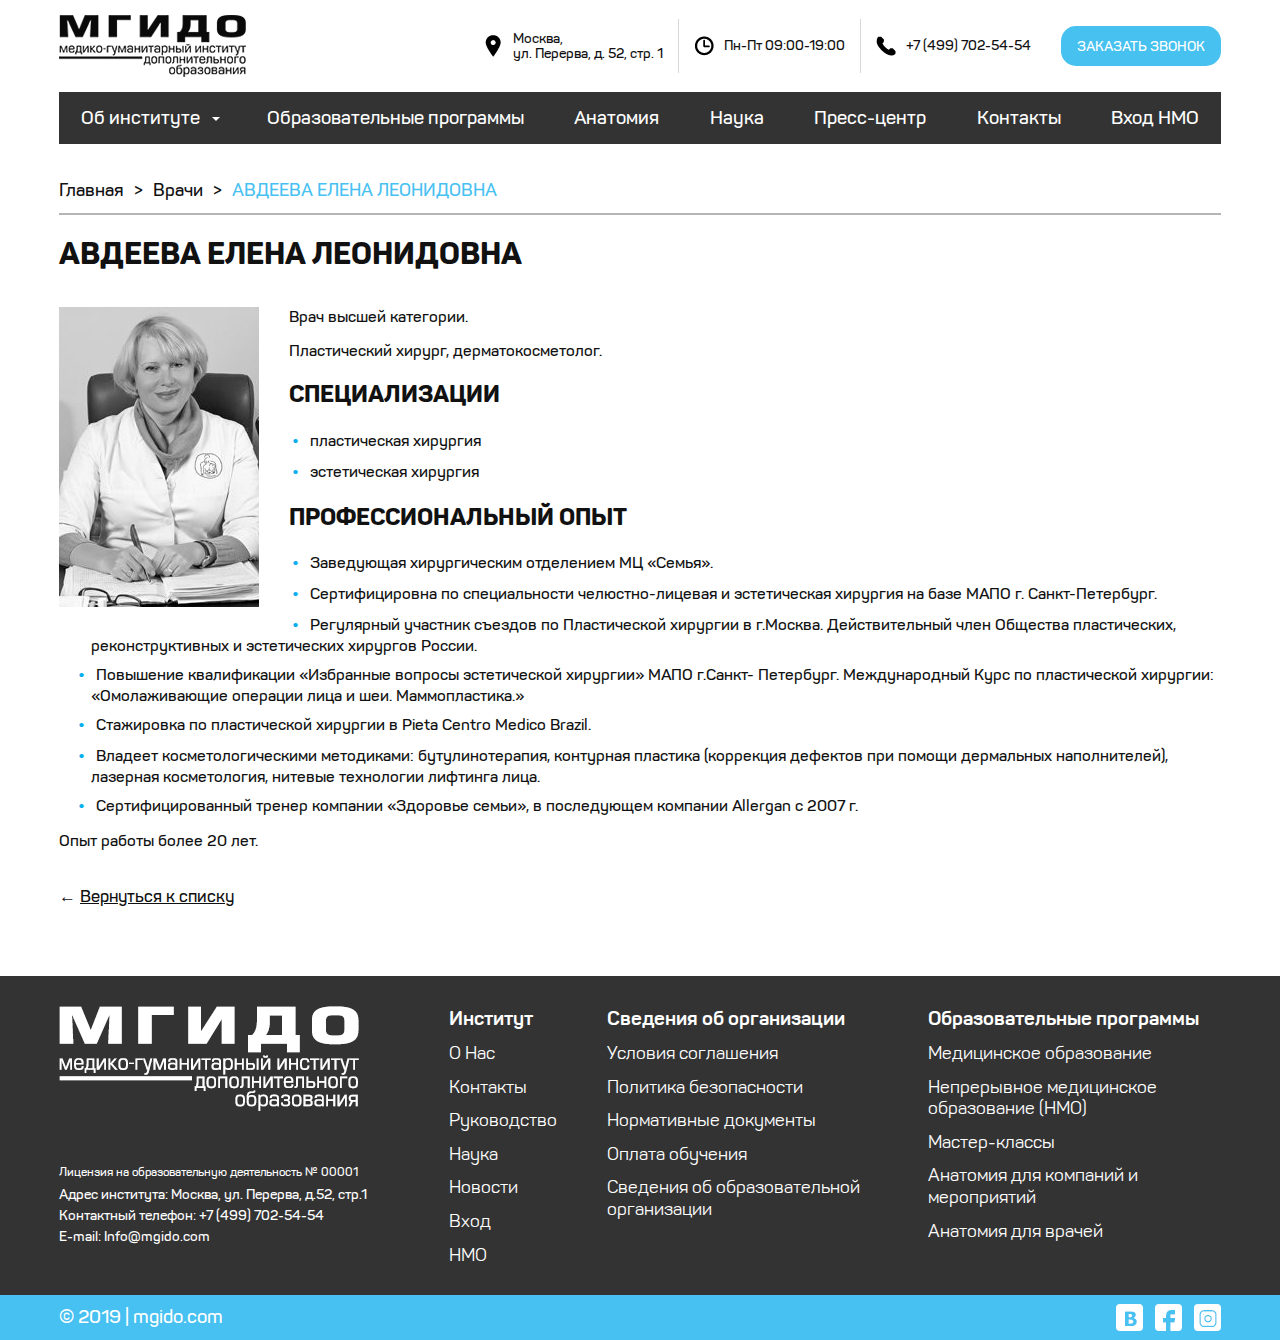
<file: doctor.htm>
<!DOCTYPE html>
<html lang="ru">
<head>
    <meta charset="utf-8">
    <title>Title</title>
    <meta name="viewport" content="width=device-width, initial-scale=1.0">

    <link rel="stylesheet" href="./css/reset.css">
    <link rel="stylesheet" href="./css/font.css">
    <link rel="stylesheet" href="./js/jquery-ui/jquery-ui.min.css">
    <link rel="stylesheet" href="./js/owl-carousel/owl.carousel.min.css">
    <link rel="stylesheet" href="./css/perfect-scrollbar.css">
    <link rel="stylesheet" href="./js/colorbox/colorbox.css">
    <link rel="stylesheet" href="./css/style.css">
    <link rel="stylesheet" href="./css/tablet.css">
    <link rel="stylesheet" href="./css/mobile.css">

    <script src="./js/jquery-3.1.1.min.js"></script>
    <script src="./js/jquery-ui/jquery-ui.min.js"></script>
    <script src="./js/owl-carousel/owl.carousel.min.js"></script>
    <script src="./js/perfect-scrollbar.min.js"></script>
    <script src="./js/chosen.jquery.min.js"></script>
    <script src="./js/colorbox/jquery.colorbox-min.js"></script>
    <script src="./js/helpers.js"></script>
    <script src="./js/js.js"></script>
</head>
<body>

<div id="wrapper">

    <div id="header">

        <div class="header-block">
            <div class="header">
                <div class="inner container flex flex-middle">
                    <div class="menu-link-and-logo flex flex-middle">
                        <div class="only-tablet-or-mobile">
                            <a href="#" class="menu-link" data-mobile-menu-toggle>
                                <span></span>
                                <span></span>
                                <span></span>
                            </a>
                        </div>
                        <a href="#" class="logo">
                            <img src="./img/logo.png" alt="">
                        </a>
                    </div>
                    <div class="contacts flex flex-middle">
                        <div class="items flex only-desktop">
                            <div class="item item-address flex flex-middle">
                                Москва,<br>
                                ул. Перерва, д. 52, стр. 1
                            </div>
                            <div class="item item-work-time flex flex-middle">
                                Пн-Пт 09:00-19:00
                            </div>
                            <div class="item item-phone flex flex-middle">
                                +7 (499) 702-54-54
                            </div>
                        </div>
                        <div class="call-me only-desktop-or-tablet">
                            <a href="#" data-ui-dialog-link="call-me-form">ЗАКАЗАТЬ ЗВОНОК</a>
                        </div>
                    </div>
                </div>
            </div>
            <div class="menu only-desktop">
                <div class="inner container">
                    <ul class="flex">
                        <li class="dropdown">
                            <a href="#" class="toggle">Об институте</a>
                            <ul>
                                <li><a href="#">Информация о МГИДО</a></li>
                                <li><a href="#">История создания</a></li>
                                <li><a href="#">Документы</a></li>
                            </ul>
                        </li>
                        <li><a href="#">Образовательные программы</a></li>
                        <li><a href="#">Анатомия</a></li>
                        <li><a href="#">Наука</a></li>
                        <li><a href="#">Пресс-центр</a></li>
                        <li><a href="#">Контакты</a></li>
                        <li><a href="#">Вход НМО</a></li>
                    </ul>
                </div>
            </div>
            <div class="mobile-menu" data-mobile-menu>
                <a href="#" class="close" data-mobile-menu-toggle>Закрыть</a>

                <div class="container">
                    <div class="links">
                        <ul>
                            <li class="dropdown">
                                <a href="#" class="toggle">Об институте</a>
                                <ul>
                                    <li><a href="#">Информация о МГИДО</a></li>
                                    <li><a href="#">История создания</a></li>
                                    <li><a href="#">Документы</a></li>
                                </ul>
                            </li>
                            <li><a href="#">Образовательные программы</a></li>
                            <li><a href="#">Анатомия</a></li>
                            <li><a href="#">Наука</a></li>
                            <li><a href="#">Пресс-центр</a></li>
                            <li><a href="#">Контакты</a></li>
                            <li><a href="#">Вход НМО</a></li>
                        </ul>
                    </div>

                    <div class="only-mobile">
                        <div class="call-me">
                            <a href="#" data-ui-dialog-link="call-me-form">Обратный звонок</a>
                        </div>
                    </div>

                    <div class="contacts">
                        <div class="items">
                            <div class="item item-address flex flex-middle">
                                Москва,<br>
                                ул. Перерва, д. 52, стр. 1
                            </div>
                            <div class="item item-work-time flex flex-middle">
                                Пн-Пт 09:00-19:00
                            </div>
                            <div class="item item-phone flex flex-middle">
                                +7 (499) 702-54-54
                            </div>
                        </div>
                    </div>
                </div>
            </div>
        </div>

    </div>

    <div id="center">

        <div class="container">
            <div class="breadcrumb">
                <ul>
                    <li><a href="#">Главная</a></li>
                    <li><a href="#">Врачи</a></li>
                    <li>АВДЕЕВА ЕЛЕНА ЛЕОНИДОВНА</li>
                </ul>
            </div>

            <h1>АВДЕЕВА ЕЛЕНА ЛЕОНИДОВНА</h1>
        </div>

        <div class="doctor-page block-margin-35">
            <div class="inner container clearfix">
                <div class="img">
                    <img src="./img/doctor.jpg" alt="">
                </div>
                <div class="info html-text">
                    <p>Врач высшей категории.</p>
                    <p>Пластический хирург, дерматокосметолог.</p>
                    <div class="h2">СПЕЦИАЛИЗАЦИИ</div>
                    <ul>
                        <li>пластическая хирургия</li>
                        <li>эстетическая хирургия</li>
                    </ul>
                    <div class="h2">ПРОФЕССИОНАЛЬНЫЙ ОПЫТ</div>
                    <ul>
                        <li>Заведующая хирургическим отделением МЦ «Семья».</li>
                        <li>Сертифицировна по специальности челюстно-лицевая и эстетическая хирургия на базе МАПО г.
                            Санкт-Петербург.
                        </li>
                        <li>Регулярный участник съездов по Пластической хирургии в г.Москва. Действительный член
                            Общества пластических, реконструктивных и эстетических хирургов России.
                        </li>
                        <li>Повышение квалификации «Избранные вопросы эстетической хирургии» МАПО г.Санкт- Петербург.
                            Международный Курс по пластической хирургии: «Омолаживающие операции лица и шеи.
                            Маммопластика.»
                        </li>
                        <li>Стажировка по пластической хирургии в Pieta Centro Medico Brazil.</li>
                        <li>Владеет косметологическими методиками: бутулинотерапия, контурная пластика (коррекция
                            дефектов при помощи дермальных наполнителей), лазерная косметология, нитевые технологии
                            лифтинга лица.
                        </li>
                        <li>Сертифицированный тренер компании «Здоровье семьи», в последующем компании Allergan c 2007
                            г.
                        </li>
                    </ul>
                    <p>Опыт работы более 20 лет.</p>
                </div>
                <div class="back">
                    <a href="#">← <span>Вернуться к списку</span></a>
                </div>
            </div>
        </div>

    </div>

    <div id="footer">
        <div class="footer-block">
            <div class="header">
                <div class="container inner flex flex-nowrap">
                    <div class="logo-and-info">
                        <a href="#" class="logo">
                            <img src="./img/logo-footer.png" alt="">
                        </a>
                        <div class="info">
                            <div class="license">
                                Лицензия на образовательную деятельность № 00001
                            </div>
                            <div class="contacts">
                                Адрес института: Москва, ул. Перерва, д.52, стр.1<br>
                                Контактный телефон: +7 (499) 702-54-54<br>
                                E-mail: Info@mgido.com
                            </div>
                        </div>
                    </div>
                    <div class="menu flex flex-nowrap">
                        <div class="item">
                            <div class="name">Институт</div>
                            <ul>
                                <li><a href="#">О Нас</a></li>
                                <li><a href="#">Контакты</a></li>
                                <li><a href="#">Руководство</a></li>
                                <li><a href="#">Наука</a></li>
                                <li><a href="#">Новости</a></li>
                                <li><a href="#">Вход</a></li>
                                <li><a href="#">НМО</a></li>
                            </ul>
                        </div>
                        <div class="item">
                            <div class="name">Сведения об организации</div>
                            <ul>
                                <li><a href="#">Условия соглашения</a></li>
                                <li><a href="#">Политика безопасности</a></li>
                                <li><a href="#">Нормативные документы</a></li>
                                <li><a href="#">Оплата обучения</a></li>
                                <li><a href="#">Сведения об образовательной организации</a></li>
                            </ul>
                        </div>
                        <div class="item">
                            <div class="name">Образовательные программы</div>
                            <ul>
                                <li><a href="#">Медицинское образование</a></li>
                                <li><a href="#">Непрерывное медицинское образование (НМО)</a></li>
                                <li><a href="#">Мастер-классы</a></li>
                                <li><a href="#">Анатомия для компаний и мероприятий</a></li>
                                <li><a href="#">Анатомия для врачей</a></li>
                            </ul>
                        </div>
                    </div>
                </div>
            </div>
            <div class="footer">
                <div class="container flex flex-middle">
                    <div class="copyright">© 2019 | mgido.com</div>
                    <div class="social-networks flex">
                        <a href="#" target="_blank" class="item item-vk">vk</a>
                        <a href="#" target="_blank" class="item item-fb">fb</a>
                        <a href="#" target="_blank" class="item item-instagram">instagram</a>
                    </div>
                </div>
            </div>
        </div>
    </div>

</div>


<div data-ui-dialog="call-me-form"
     data-ui-dialog-width="450"
     data-ui-dialog-title="Обратный звонок"
>
    <form action="#" class="call-me-form">
        <div class="form-group">
            <input type="text" name="name" placeholder="Имя">
        </div>
        <div class="form-group">
            <input type="text" name="phone" placeholder="Телефон">
        </div>
        <div class="form-group">
            <button type="submit">Отправить</button>
        </div>
    </form>
</div>

<div data-ui-dialog="order-form"
     data-ui-dialog-width="450"
     data-ui-dialog-title="Записаться на обучение"
>
    <form action="#" class="order-form">
        <input type="hidden" name="program_name">
        <div class="form-inner">
            <div class="form-group">
                <input type="text" name="name" placeholder="Имя">
            </div>
            <div class="form-group">
                <input type="text" name="phone" placeholder="Телефон">
            </div>
            <div class="form-group">
                <button type="submit">Отправить</button>
            </div>
        </div>
    </form>
</div>

</body>
</html>
</file>
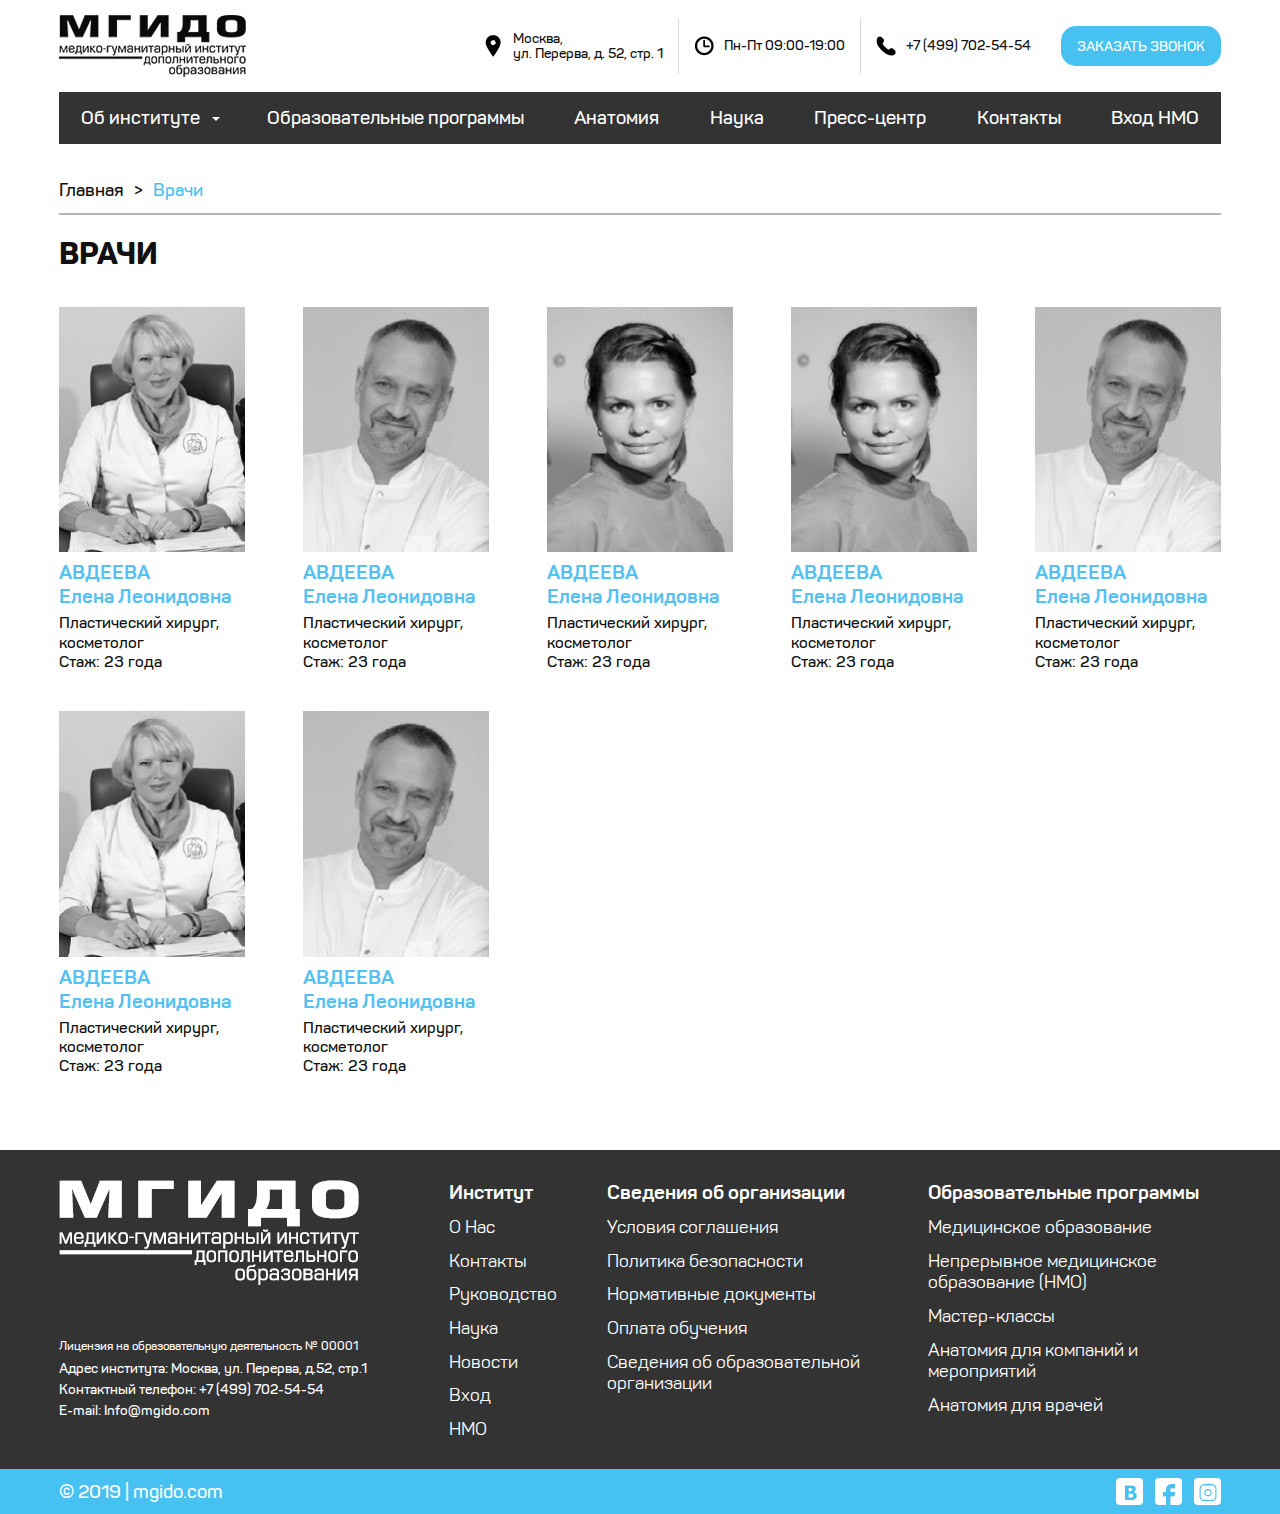
<file: doctors.htm>
<!DOCTYPE html>
<html lang="ru">
<head>
    <meta charset="utf-8">
    <title>Title</title>
    <meta name="viewport" content="width=device-width, initial-scale=1.0">

    <link rel="stylesheet" href="./css/reset.css">
    <link rel="stylesheet" href="./css/font.css">
    <link rel="stylesheet" href="./js/jquery-ui/jquery-ui.min.css">
    <link rel="stylesheet" href="./js/owl-carousel/owl.carousel.min.css">
    <link rel="stylesheet" href="./css/perfect-scrollbar.css">
    <link rel="stylesheet" href="./js/colorbox/colorbox.css">
    <link rel="stylesheet" href="./css/style.css">
    <link rel="stylesheet" href="./css/tablet.css">
    <link rel="stylesheet" href="./css/mobile.css">

    <script src="./js/jquery-3.1.1.min.js"></script>
    <script src="./js/jquery-ui/jquery-ui.min.js"></script>
    <script src="./js/owl-carousel/owl.carousel.min.js"></script>
    <script src="./js/perfect-scrollbar.min.js"></script>
    <script src="./js/chosen.jquery.min.js"></script>
    <script src="./js/colorbox/jquery.colorbox-min.js"></script>
    <script src="./js/helpers.js"></script>
    <script src="./js/js.js"></script>
</head>
<body>

<div id="wrapper">

    <div id="header">

        <div class="header-block">
            <div class="header">
                <div class="inner container flex flex-middle">
                    <div class="menu-link-and-logo flex flex-middle">
                        <div class="only-tablet-or-mobile">
                            <a href="#" class="menu-link" data-mobile-menu-toggle>
                                <span></span>
                                <span></span>
                                <span></span>
                            </a>
                        </div>
                        <a href="#" class="logo">
                            <img src="./img/logo.png" alt="">
                        </a>
                    </div>
                    <div class="contacts flex flex-middle">
                        <div class="items flex only-desktop">
                            <div class="item item-address flex flex-middle">
                                Москва,<br>
                                ул. Перерва, д. 52, стр. 1
                            </div>
                            <div class="item item-work-time flex flex-middle">
                                Пн-Пт 09:00-19:00
                            </div>
                            <div class="item item-phone flex flex-middle">
                                +7 (499) 702-54-54
                            </div>
                        </div>
                        <div class="call-me only-desktop-or-tablet">
                            <a href="#" data-ui-dialog-link="call-me-form">ЗАКАЗАТЬ ЗВОНОК</a>
                        </div>
                    </div>
                </div>
            </div>
            <div class="menu only-desktop">
                <div class="inner container">
                    <ul class="flex">
                        <li class="dropdown">
                            <a href="#" class="toggle">Об институте</a>
                            <ul>
                                <li><a href="#">Информация о МГИДО</a></li>
                                <li><a href="#">История создания</a></li>
                                <li><a href="#">Документы</a></li>
                            </ul>
                        </li>
                        <li><a href="#">Образовательные программы</a></li>
                        <li><a href="#">Анатомия</a></li>
                        <li><a href="#">Наука</a></li>
                        <li><a href="#">Пресс-центр</a></li>
                        <li><a href="#">Контакты</a></li>
                        <li><a href="#">Вход НМО</a></li>
                    </ul>
                </div>
            </div>
            <div class="mobile-menu" data-mobile-menu>
                <a href="#" class="close" data-mobile-menu-toggle>Закрыть</a>

                <div class="container">
                    <div class="links">
                        <ul>
                            <li class="dropdown">
                                <a href="#" class="toggle">Об институте</a>
                                <ul>
                                    <li><a href="#">Информация о МГИДО</a></li>
                                    <li><a href="#">История создания</a></li>
                                    <li><a href="#">Документы</a></li>
                                </ul>
                            </li>
                            <li><a href="#">Образовательные программы</a></li>
                            <li><a href="#">Анатомия</a></li>
                            <li><a href="#">Наука</a></li>
                            <li><a href="#">Пресс-центр</a></li>
                            <li><a href="#">Контакты</a></li>
                            <li><a href="#">Вход НМО</a></li>
                        </ul>
                    </div>

                    <div class="only-mobile">
                        <div class="call-me">
                            <a href="#" data-ui-dialog-link="call-me-form">Обратный звонок</a>
                        </div>
                    </div>

                    <div class="contacts">
                        <div class="items">
                            <div class="item item-address flex flex-middle">
                                Москва,<br>
                                ул. Перерва, д. 52, стр. 1
                            </div>
                            <div class="item item-work-time flex flex-middle">
                                Пн-Пт 09:00-19:00
                            </div>
                            <div class="item item-phone flex flex-middle">
                                +7 (499) 702-54-54
                            </div>
                        </div>
                    </div>
                </div>
            </div>
        </div>

    </div>

    <div id="center">

        <div class="container">
            <div class="breadcrumb">
                <ul>
                    <li><a href="#">Главная</a></li>
                    <li>Врачи</li>
                </ul>
            </div>

            <h1>ВРАЧИ</h1>
        </div>

        <div class="block-margin-35">
            <div class="container">
                <div class="doctors-list">
                    <div class="item">
                        <div class="img">
                            <a href="#"><img src="./img/doctor1.png" alt=""></a>
                        </div>
                        <div class="info">
                            <div class="name">
                                <a href="#">
                                    <span>АВДЕЕВА</span>
                                    Елена Леонидовна
                                </a>
                            </div>
                            <div class="work">Пластический хирург, косметолог</div>
                            <div class="experience">Стаж: 23 года</div>
                        </div>
                    </div>
                    <div class="item">
                        <div class="img">
                            <a href="#"><img src="./img/doctor2.png" alt=""></a>
                        </div>
                        <div class="info">
                            <div class="name">
                                <a href="#">
                                    <span>АВДЕЕВА</span>
                                    Елена Леонидовна
                                </a>
                            </div>
                            <div class="work">Пластический хирург, косметолог</div>
                            <div class="experience">Стаж: 23 года</div>
                        </div>
                    </div>
                    <div class="item">
                        <div class="img">
                            <a href="#"><img src="./img/doctor3.png" alt=""></a>
                        </div>
                        <div class="info">
                            <div class="name">
                                <a href="#">
                                    <span>АВДЕЕВА</span>
                                    Елена Леонидовна
                                </a>
                            </div>
                            <div class="work">Пластический хирург, косметолог</div>
                            <div class="experience">Стаж: 23 года</div>
                        </div>
                    </div>
                    <div class="item">
                        <div class="img">
                            <a href="#"><img src="./img/doctor3.png" alt=""></a>
                        </div>
                        <div class="info">
                            <div class="name">
                                <a href="#">
                                    <span>АВДЕЕВА</span>
                                    Елена Леонидовна
                                </a>
                            </div>
                            <div class="work">Пластический хирург, косметолог</div>
                            <div class="experience">Стаж: 23 года</div>
                        </div>
                    </div>
                    <div class="item">
                        <div class="img">
                            <a href="#"><img src="./img/doctor2.png" alt=""></a>
                        </div>
                        <div class="info">
                            <div class="name">
                                <a href="#">
                                    <span>АВДЕЕВА</span>
                                    Елена Леонидовна
                                </a>
                            </div>
                            <div class="work">Пластический хирург, косметолог</div>
                            <div class="experience">Стаж: 23 года</div>
                        </div>
                    </div>
                    <div class="item">
                        <div class="img">
                            <a href="#"><img src="./img/doctor1.png" alt=""></a>
                        </div>
                        <div class="info">
                            <div class="name">
                                <a href="#">
                                    <span>АВДЕЕВА</span>
                                    Елена Леонидовна
                                </a>
                            </div>
                            <div class="work">Пластический хирург, косметолог</div>
                            <div class="experience">Стаж: 23 года</div>
                        </div>
                    </div>
                    <div class="item">
                        <div class="img">
                            <a href="#"><img src="./img/doctor2.png" alt=""></a>
                        </div>
                        <div class="info">
                            <div class="name">
                                <a href="#">
                                    <span>АВДЕЕВА</span>
                                    Елена Леонидовна
                                </a>
                            </div>
                            <div class="work">Пластический хирург, косметолог</div>
                            <div class="experience">Стаж: 23 года</div>
                        </div>
                    </div>
                </div>
            </div>
        </div>

    </div>

    <div id="footer">
        <div class="footer-block">
            <div class="header">
                <div class="container inner flex flex-nowrap">
                    <div class="logo-and-info">
                        <a href="#" class="logo">
                            <img src="./img/logo-footer.png" alt="">
                        </a>
                        <div class="info">
                            <div class="license">
                                Лицензия на образовательную деятельность № 00001
                            </div>
                            <div class="contacts">
                                Адрес института: Москва, ул. Перерва, д.52, стр.1<br>
                                Контактный телефон: +7 (499) 702-54-54<br>
                                E-mail: Info@mgido.com
                            </div>
                        </div>
                    </div>
                    <div class="menu flex flex-nowrap">
                        <div class="item">
                            <div class="name">Институт</div>
                            <ul>
                                <li><a href="#">О Нас</a></li>
                                <li><a href="#">Контакты</a></li>
                                <li><a href="#">Руководство</a></li>
                                <li><a href="#">Наука</a></li>
                                <li><a href="#">Новости</a></li>
                                <li><a href="#">Вход</a></li>
                                <li><a href="#">НМО</a></li>
                            </ul>
                        </div>
                        <div class="item">
                            <div class="name">Сведения об организации</div>
                            <ul>
                                <li><a href="#">Условия соглашения</a></li>
                                <li><a href="#">Политика безопасности</a></li>
                                <li><a href="#">Нормативные документы</a></li>
                                <li><a href="#">Оплата обучения</a></li>
                                <li><a href="#">Сведения об образовательной организации</a></li>
                            </ul>
                        </div>
                        <div class="item">
                            <div class="name">Образовательные программы</div>
                            <ul>
                                <li><a href="#">Медицинское образование</a></li>
                                <li><a href="#">Непрерывное медицинское образование (НМО)</a></li>
                                <li><a href="#">Мастер-классы</a></li>
                                <li><a href="#">Анатомия для компаний и мероприятий</a></li>
                                <li><a href="#">Анатомия для врачей</a></li>
                            </ul>
                        </div>
                    </div>
                </div>
            </div>
            <div class="footer">
                <div class="container flex flex-middle">
                    <div class="copyright">© 2019 | mgido.com</div>
                    <div class="social-networks flex">
                        <a href="#" target="_blank" class="item item-vk">vk</a>
                        <a href="#" target="_blank" class="item item-fb">fb</a>
                        <a href="#" target="_blank" class="item item-instagram">instagram</a>
                    </div>
                </div>
            </div>
        </div>
    </div>

</div>


<div data-ui-dialog="call-me-form"
     data-ui-dialog-width="450"
     data-ui-dialog-title="Обратный звонок"
>
    <form action="#" class="call-me-form">
        <div class="form-group">
            <input type="text" name="name" placeholder="Имя">
        </div>
        <div class="form-group">
            <input type="text" name="phone" placeholder="Телефон">
        </div>
        <div class="form-group">
            <button type="submit">Отправить</button>
        </div>
    </form>
</div>

<div data-ui-dialog="order-form"
     data-ui-dialog-width="450"
     data-ui-dialog-title="Записаться на обучение"
>
    <form action="#" class="call-me-form">
        <input type="hidden" name="program_name">
        <div class="form-inner">
            <div class="form-group">
                <input type="text" name="name" placeholder="Имя">
            </div>
            <div class="form-group">
                <input type="text" name="phone" placeholder="Телефон">
            </div>
            <div class="form-group">
                <button type="submit">Отправить</button>
            </div>
        </div>
    </form>
</div>

</body>
</html>
</file>
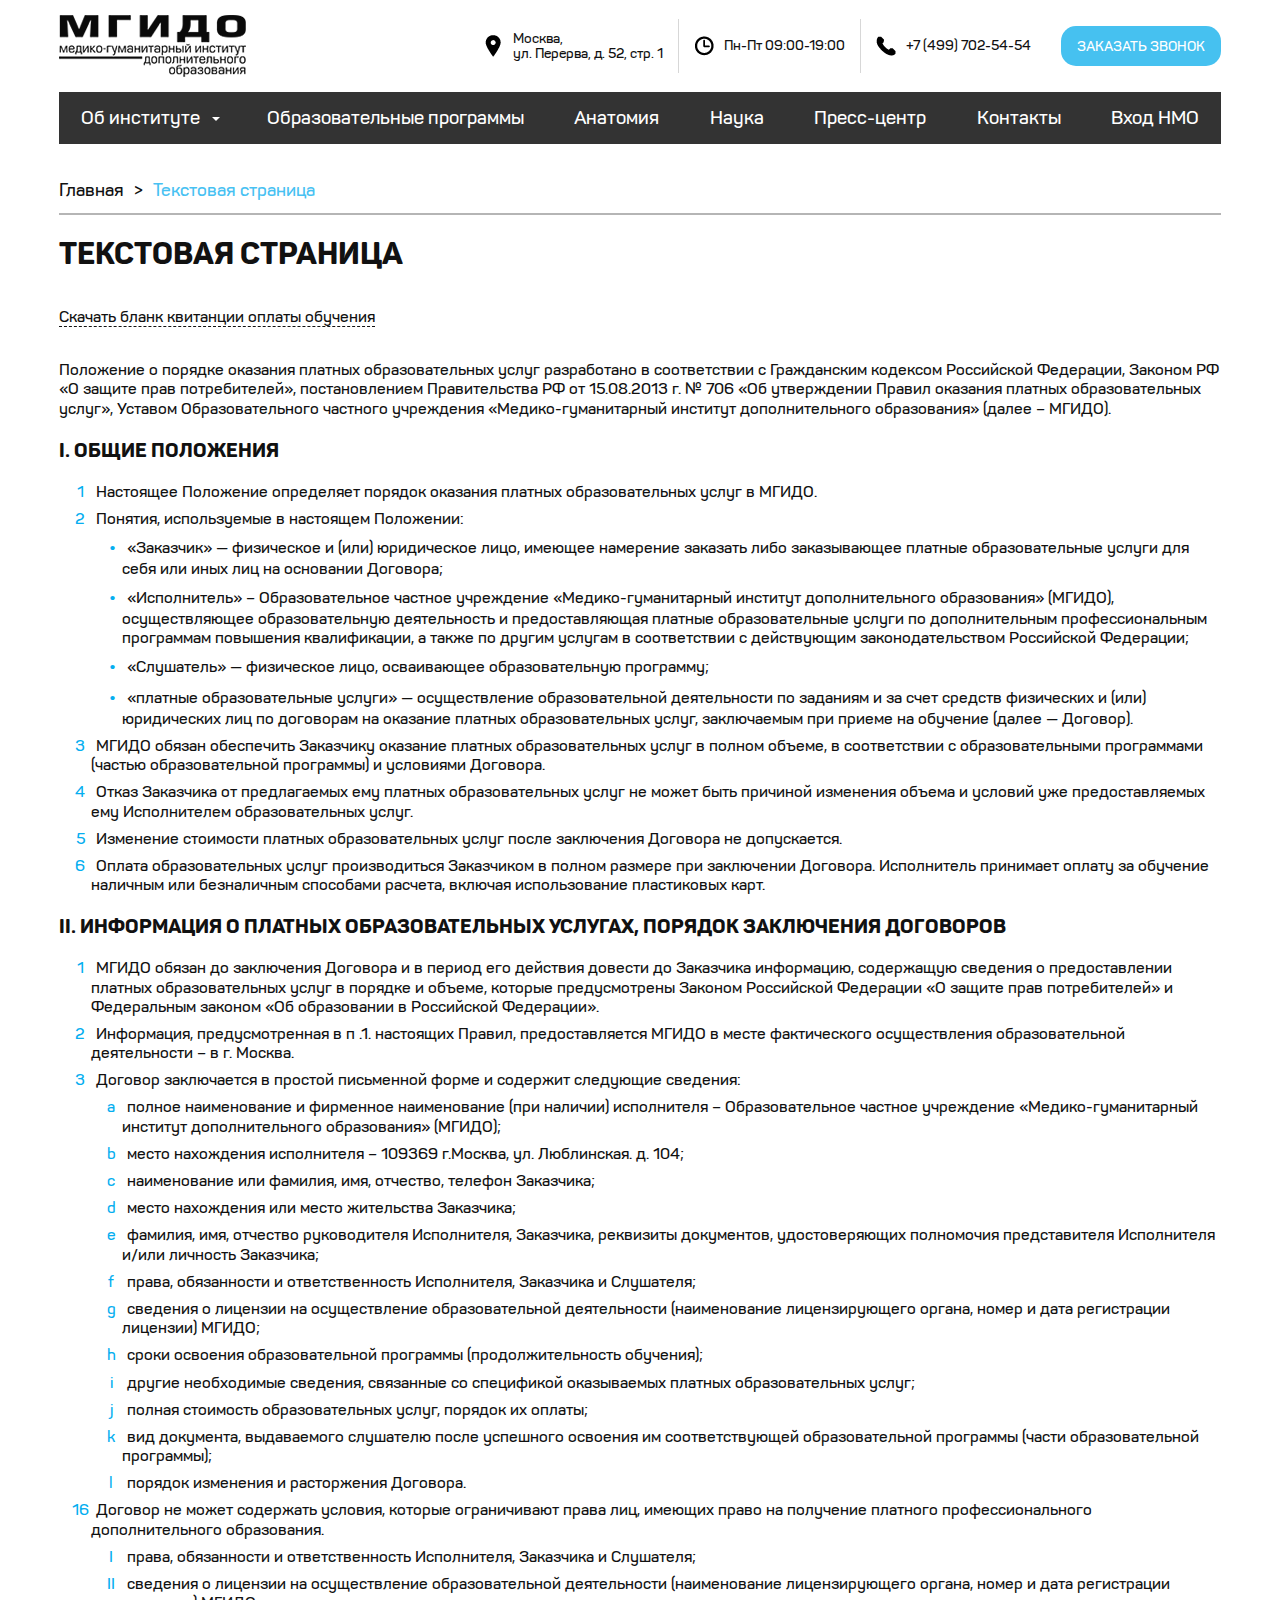
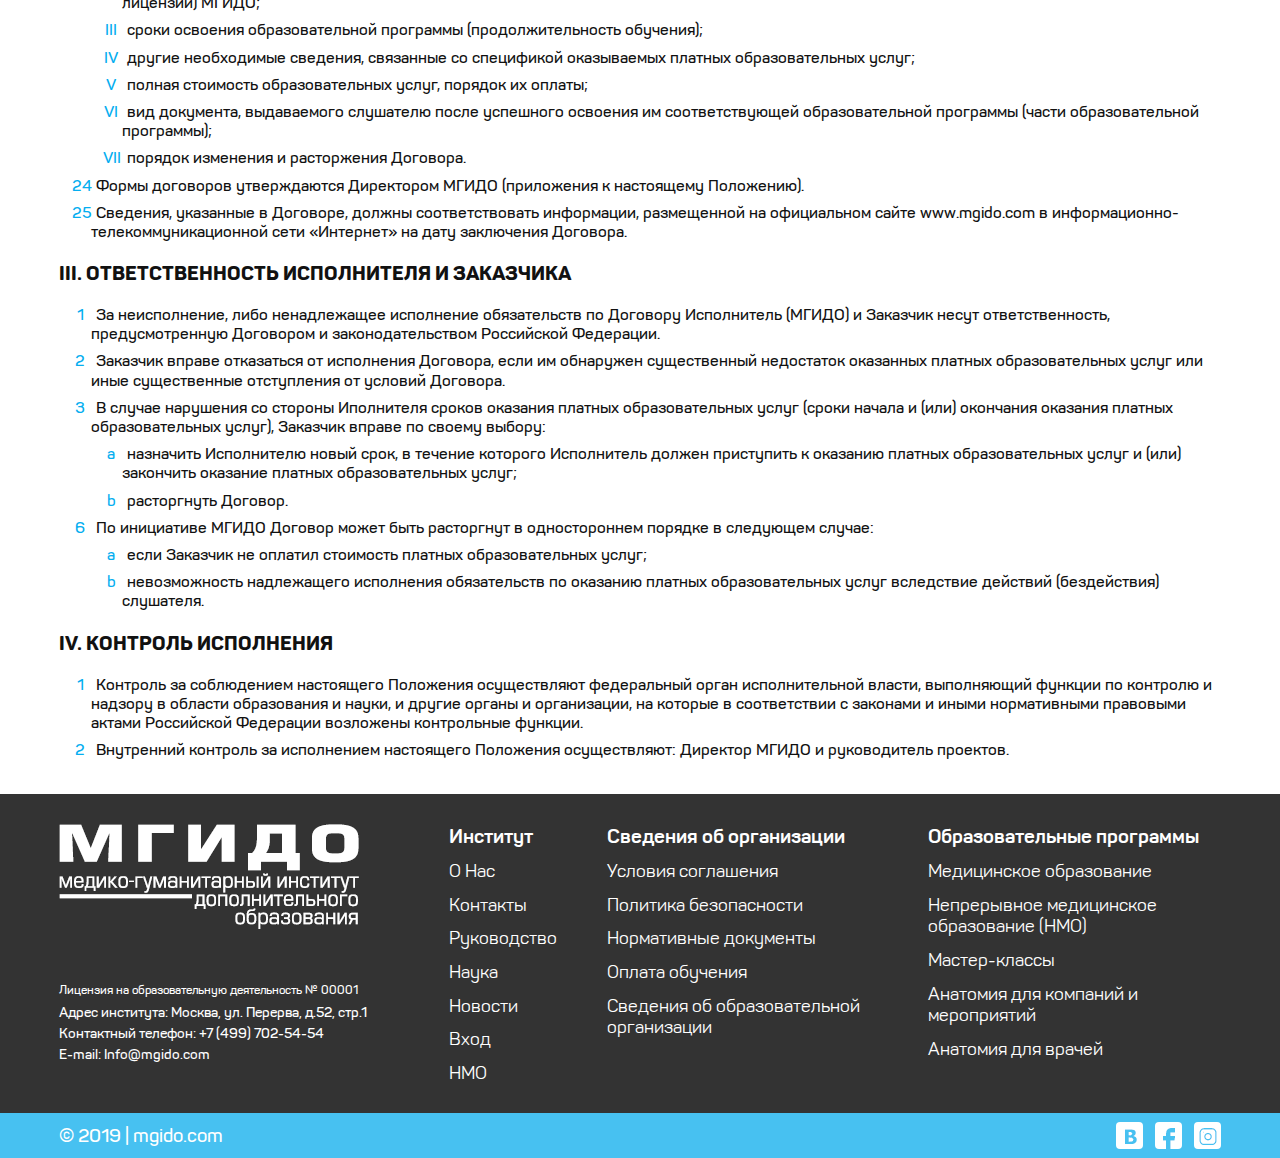
<file: page.htm>
<!DOCTYPE html>
<html lang="ru">
<head>
    <meta charset="utf-8">
    <title>Title</title>
    <meta name="viewport" content="width=device-width, initial-scale=1.0">

    <link rel="stylesheet" href="./css/reset.css">
    <link rel="stylesheet" href="./css/font.css">
    <link rel="stylesheet" href="./js/jquery-ui/jquery-ui.min.css">
    <link rel="stylesheet" href="./js/owl-carousel/owl.carousel.min.css">
    <link rel="stylesheet" href="./css/perfect-scrollbar.css">
    <link rel="stylesheet" href="./js/colorbox/colorbox.css">
    <link rel="stylesheet" href="./css/style.css">
    <link rel="stylesheet" href="./css/tablet.css">
    <link rel="stylesheet" href="./css/mobile.css">

    <script src="./js/jquery-3.1.1.min.js"></script>
    <script src="./js/jquery-ui/jquery-ui.min.js"></script>
    <script src="./js/owl-carousel/owl.carousel.min.js"></script>
    <script src="./js/perfect-scrollbar.min.js"></script>
    <script src="./js/chosen.jquery.min.js"></script>
    <script src="./js/colorbox/jquery.colorbox-min.js"></script>
    <script src="./js/helpers.js"></script>
    <script src="./js/js.js"></script>
</head>
<body>

<div id="wrapper">

    <div id="header">

        <div class="header-block">
            <div class="header">
                <div class="inner container flex flex-middle">
                    <div class="menu-link-and-logo flex flex-middle">
                        <div class="only-tablet-or-mobile">
                            <a href="#" class="menu-link" data-mobile-menu-toggle>
                                <span></span>
                                <span></span>
                                <span></span>
                            </a>
                        </div>
                        <a href="#" class="logo">
                            <img src="./img/logo.png" alt="">
                        </a>
                    </div>
                    <div class="contacts flex flex-middle">
                        <div class="items flex only-desktop">
                            <div class="item item-address flex flex-middle">
                                Москва,<br>
                                ул. Перерва, д. 52, стр. 1
                            </div>
                            <div class="item item-work-time flex flex-middle">
                                Пн-Пт 09:00-19:00
                            </div>
                            <div class="item item-phone flex flex-middle">
                                +7 (499) 702-54-54
                            </div>
                        </div>
                        <div class="call-me only-desktop-or-tablet">
                            <a href="#" data-ui-dialog-link="call-me-form">ЗАКАЗАТЬ ЗВОНОК</a>
                        </div>
                    </div>
                </div>
            </div>
            <div class="menu only-desktop">
                <div class="inner container">
                    <ul class="flex">
                        <li class="dropdown">
                            <a href="#" class="toggle">Об институте</a>
                            <ul>
                                <li><a href="#">Информация о МГИДО</a></li>
                                <li><a href="#">История создания</a></li>
                                <li><a href="#">Документы</a></li>
                            </ul>
                        </li>
                        <li><a href="#">Образовательные программы</a></li>
                        <li><a href="#">Анатомия</a></li>
                        <li><a href="#">Наука</a></li>
                        <li><a href="#">Пресс-центр</a></li>
                        <li><a href="#">Контакты</a></li>
                        <li><a href="#">Вход НМО</a></li>
                    </ul>
                </div>
            </div>
            <div class="mobile-menu" data-mobile-menu>
                <a href="#" class="close" data-mobile-menu-toggle>Закрыть</a>

                <div class="container">
                    <div class="links">
                        <ul>
                            <li class="dropdown">
                                <a href="#" class="toggle">Об институте</a>
                                <ul>
                                    <li><a href="#">Информация о МГИДО</a></li>
                                    <li><a href="#">История создания</a></li>
                                    <li><a href="#">Документы</a></li>
                                </ul>
                            </li>
                            <li><a href="#">Образовательные программы</a></li>
                            <li><a href="#">Анатомия</a></li>
                            <li><a href="#">Наука</a></li>
                            <li><a href="#">Пресс-центр</a></li>
                            <li><a href="#">Контакты</a></li>
                            <li><a href="#">Вход НМО</a></li>
                        </ul>
                    </div>

                    <div class="only-mobile">
                        <div class="call-me">
                            <a href="#" data-ui-dialog-link="call-me-form">Обратный звонок</a>
                        </div>
                    </div>

                    <div class="contacts">
                        <div class="items">
                            <div class="item item-address flex flex-middle">
                                Москва,<br>
                                ул. Перерва, д. 52, стр. 1
                            </div>
                            <div class="item item-work-time flex flex-middle">
                                Пн-Пт 09:00-19:00
                            </div>
                            <div class="item item-phone flex flex-middle">
                                +7 (499) 702-54-54
                            </div>
                        </div>
                    </div>
                </div>
            </div>
        </div>

    </div>

    <div id="center">

        <div class="container">
            <div class="breadcrumb">
                <ul>
                    <li><a href="#">Главная</a></li>
                    <li>Текстовая страница</li>
                </ul>
            </div>

            <h1>Текстовая страница</h1>
        </div>

        <div class="block-margin-35">
            <div class="container">

                <div class="html-text">

                    <!-- Основной контент старницы НАЧАЛО -->

                    <p>
                        <i class="fa fa-file-pdf-o bl" aria-hidden="true"></i> <a target="_blank"
                                                                                  href="/files/mgido_receipt_of_payment.pdf">Скачать
                            бланк квитанции оплаты обучения</a>
                    </p>
                    <br>
                    <p>
                        Положение о порядке оказания платных образовательных услуг разработано в соответствии с
                        Гражданским кодексом Российской Федерации, Законом РФ «О защите прав потребителей»,
                        постановлением Правительства РФ от 15.08.2013 г. № 706 «Об утверждении Правил оказания платных
                        образовательных услуг», Уставом Образовательного частного учреждения «Медико-гуманитарный
                        институт дополнительного образования» (далее – МГИДО).
                    </p>

                    <h3>I. Общие положения</h3>
                    <ol>
                        <li>Настоящее Положение определяет порядок оказания платных образовательных услуг в МГИДО.</li>
                        <li>Понятия, используемые в настоящем Положении:
                            <ul>
                                <li>«Заказчик» — физическое и (или) юридическое лицо, имеющее намерение заказать либо
                                    заказывающее платные образовательные услуги для себя или иных лиц на основании
                                    Договора;
                                </li>
                                <li>«Исполнитель» – Образовательное частное учреждение «Медико-гуманитарный институт
                                    дополнительного образования» (МГИДО), осуществляющее образовательную деятельность и
                                    предоставляющая платные образовательные услуги по дополнительным профессиональным
                                    программам повышения квалификации, а также по другим услугам в соответствии с
                                    действующим законодательством Российской Федерации;
                                </li>
                                <li>«Слушатель» — физическое лицо, осваивающее образовательную программу;</li>
                                <li>«платные образовательные услуги» — осуществление образовательной деятельности по
                                    заданиям и за счет средств физических и (или) юридических лиц по договорам на
                                    оказание платных образовательных услуг, заключаемым при приеме на обучение (далее —
                                    Договор).
                                </li>
                            </ul>
                        </li>
                        <li>МГИДО обязан обеспечить Заказчику оказание платных образовательных услуг в полном объеме, в
                            соответствии с образовательными программами (частью образовательной программы) и условиями
                            Договора.
                        </li>
                        <li>Отказ Заказчика от предлагаемых ему платных образовательных услуг не может быть причиной
                            изменения объема и условий уже предоставляемых ему Исполнителем образовательных услуг.
                        </li>
                        <li>Изменение стоимости платных образовательных услуг после заключения Договора не
                            допускается.
                        </li>
                        <li>Оплата образовательных услуг производиться Заказчиком в полном размере при заключении
                            Договора. Исполнитель принимает оплату за обучение наличным или безналичным способами
                            расчета, включая использование пластиковых карт.
                        </li>
                    </ol>

                    <h3>II. Информация о платных образовательных услугах, порядок заключения договоров</h3>
                    <ol start="7">
                        <li>МГИДО обязан до заключения Договора и в период его действия довести до Заказчика информацию,
                            содержащую сведения о предоставлении платных образовательных услуг в порядке и объеме,
                            которые предусмотрены Законом Российской Федерации «О защите прав потребителей» и
                            Федеральным законом «Об образовании в Российской Федерации».
                        </li>
                        <li>Информация, предусмотренная в п .1. настоящих Правил, предоставляется МГИДО в месте
                            фактического осуществления образовательной деятельности – в г. Москва.
                        </li>
                        <li>Договор заключается в простой письменной форме и содержит следующие сведения:
                            <ol type="a">
                                <li>полное наименование и фирменное наименование (при наличии) исполнителя –
                                    Образовательное частное учреждение «Медико-гуманитарный институт дополнительного
                                    образования» (МГИДО);
                                </li>
                                <li>место нахождения исполнителя – 109369 г.Москва, ул. Люблинская. д. 104;</li>
                                <li>наименование или фамилия, имя, отчество, телефон Заказчика;</li>
                                <li>место нахождения или место жительства Заказчика;</li>
                                <li>фамилия, имя, отчество руководителя Исполнителя, Заказчика, реквизиты документов,
                                    удостоверяющих полномочия представителя Исполнителя и/или личность Заказчика;
                                </li>
                                <li>права, обязанности и ответственность Исполнителя, Заказчика и Слушателя;</li>
                                <li>сведения о лицензии на осуществление образовательной деятельности (наименование
                                    лицензирующего органа, номер и дата регистрации лицензии) МГИДО;
                                </li>
                                <li>сроки освоения образовательной программы (продолжительность обучения);</li>
                                <li>другие необходимые сведения, связанные со спецификой оказываемых платных
                                    образовательных услуг;
                                </li>
                                <li>полная стоимость образовательных услуг, порядок их оплаты;</li>
                                <li>вид документа, выдаваемого слушателю после успешного освоения им соответствующей
                                    образовательной программы (части образовательной программы);
                                </li>
                                <li>порядок изменения и расторжения Договора.</li>
                            </ol>
                        </li>
                        <li>Договор не может содержать условия, которые ограничивают права лиц, имеющих право на
                            получение платного профессионального дополнительного образования.

                            <ol type="I">
                                <li>права, обязанности и ответственность Исполнителя, Заказчика и Слушателя;</li>
                                <li>сведения о лицензии на осуществление образовательной деятельности (наименование
                                    лицензирующего органа, номер и дата регистрации лицензии) МГИДО;
                                </li>
                                <li>сроки освоения образовательной программы (продолжительность обучения);</li>
                                <li>другие необходимые сведения, связанные со спецификой оказываемых платных
                                    образовательных услуг;
                                </li>
                                <li>полная стоимость образовательных услуг, порядок их оплаты;</li>
                                <li>вид документа, выдаваемого слушателю после успешного освоения им соответствующей
                                    образовательной программы (части образовательной программы);
                                </li>
                                <li>порядок изменения и расторжения Договора.</li>
                            </ol>
                        </li>
                        <li>Формы договоров утверждаются Директором МГИДО (приложения к настоящему Положению).</li>
                        <li>Сведения, указанные в Договоре, должны соответствовать информации, размещенной на
                            официальном сайте www.mgido.com в информационно-телекоммуникационной сети «Интернет» на дату
                            заключения Договора.
                        </li>
                    </ol>

                    <h3>III. Ответственность Исполнителя и Заказчика</h3>
                    <ol start="12">
                        <li>За неисполнение, либо ненадлежащее исполнение обязательств по Договору Исполнитель (МГИДО) и
                            Заказчик несут ответственность, предусмотренную Договором и законодательством Российской
                            Федерации.
                        </li>
                        <li>Заказчик вправе отказаться от исполнения Договора, если им обнаружен существенный недостаток
                            оказанных платных образовательных услуг или иные существенные отступления от условий
                            Договора.
                        </li>
                        <li>В случае нарушения со стороны Иполнителя сроков оказания платных образовательных услуг
                            (сроки начала и (или) окончания оказания платных образовательных услуг), Заказчик вправе по
                            своему выбору:
                            <ol type="a">
                                <li>назначить Исполнителю новый срок, в течение которого Исполнитель должен приступить к
                                    оказанию платных образовательных услуг и (или) закончить оказание платных
                                    образовательных услуг;
                                </li>
                                <li>расторгнуть Договор.</li>
                            </ol>
                        </li>
                        <li>По инициативе МГИДО Договор может быть расторгнут в одностороннем порядке в следующем
                            случае:
                            <ol type="a">
                                <li>если Заказчик не оплатил стоимость платных образовательных услуг;</li>
                                <li>невозможность надлежащего исполнения обязательств по оказанию платных
                                    образовательных услуг вследствие действий (бездействия) слушателя.
                                </li>
                            </ol>
                        </li>
                    </ol>
                    <h3>IV. Контроль исполнения</h3>
                    <ol start="16">
                        <li>Контроль за соблюдением настоящего Положения осуществляют федеральный орган исполнительной
                            власти, выполняющий функции по контролю и надзору в области образования и науки, и другие
                            органы и организации, на которые в соответствии с законами и иными нормативными правовыми
                            актами Российской Федерации возложены контрольные функции.
                        </li>
                        <li>Внутренний контроль за исполнением настоящего Положения осуществляют: Директор МГИДО и
                            руководитель проектов.
                        </li>
                    </ol>


                    <!-- Основной контент старницы КОНЕЦ -->

                </div>

            </div>
        </div>

    </div>

    <div id="footer">
        <div class="footer-block">
            <div class="header">
                <div class="container inner flex flex-nowrap">
                    <div class="logo-and-info">
                        <a href="#" class="logo">
                            <img src="./img/logo-footer.png" alt="">
                        </a>
                        <div class="info">
                            <div class="license">
                                Лицензия на образовательную деятельность № 00001
                            </div>
                            <div class="contacts">
                                Адрес института: Москва, ул. Перерва, д.52, стр.1<br>
                                Контактный телефон: +7 (499) 702-54-54<br>
                                E-mail: Info@mgido.com
                            </div>
                        </div>
                    </div>
                    <div class="menu flex flex-nowrap">
                        <div class="item">
                            <div class="name">Институт</div>
                            <ul>
                                <li><a href="#">О Нас</a></li>
                                <li><a href="#">Контакты</a></li>
                                <li><a href="#">Руководство</a></li>
                                <li><a href="#">Наука</a></li>
                                <li><a href="#">Новости</a></li>
                                <li><a href="#">Вход</a></li>
                                <li><a href="#">НМО</a></li>
                            </ul>
                        </div>
                        <div class="item">
                            <div class="name">Сведения об организации</div>
                            <ul>
                                <li><a href="#">Условия соглашения</a></li>
                                <li><a href="#">Политика безопасности</a></li>
                                <li><a href="#">Нормативные документы</a></li>
                                <li><a href="#">Оплата обучения</a></li>
                                <li><a href="#">Сведения об образовательной организации</a></li>
                            </ul>
                        </div>
                        <div class="item">
                            <div class="name">Образовательные программы</div>
                            <ul>
                                <li><a href="#">Медицинское образование</a></li>
                                <li><a href="#">Непрерывное медицинское образование (НМО)</a></li>
                                <li><a href="#">Мастер-классы</a></li>
                                <li><a href="#">Анатомия для компаний и мероприятий</a></li>
                                <li><a href="#">Анатомия для врачей</a></li>
                            </ul>
                        </div>
                    </div>
                </div>
            </div>
            <div class="footer">
                <div class="container flex flex-middle">
                    <div class="copyright">© 2019 | mgido.com</div>
                    <div class="social-networks flex">
                        <a href="#" target="_blank" class="item item-vk">vk</a>
                        <a href="#" target="_blank" class="item item-fb">fb</a>
                        <a href="#" target="_blank" class="item item-instagram">instagram</a>
                    </div>
                </div>
            </div>
        </div>
    </div>

</div>


<div data-ui-dialog="call-me-form"
     data-ui-dialog-width="450"
     data-ui-dialog-title="Обратный звонок"
>
    <form action="#" class="call-me-form">
        <div class="form-group">
            <input type="text" name="name" placeholder="Имя">
        </div>
        <div class="form-group">
            <input type="text" name="phone" placeholder="Телефон">
        </div>
        <div class="form-group">
            <button type="submit">Отправить</button>
        </div>
    </form>
</div>

<div data-ui-dialog="order-form"
     data-ui-dialog-width="450"
     data-ui-dialog-title="Записаться на обучение"
>
    <form action="#" class="call-me-form">
        <input type="hidden" name="program_name">
        <div class="form-inner">
            <div class="form-group">
                <input type="text" name="name" placeholder="Имя">
            </div>
            <div class="form-group">
                <input type="text" name="phone" placeholder="Телефон">
            </div>
            <div class="form-group">
                <button type="submit">Отправить</button>
            </div>
        </div>
    </form>
</div>

</body>
</html>
</file>
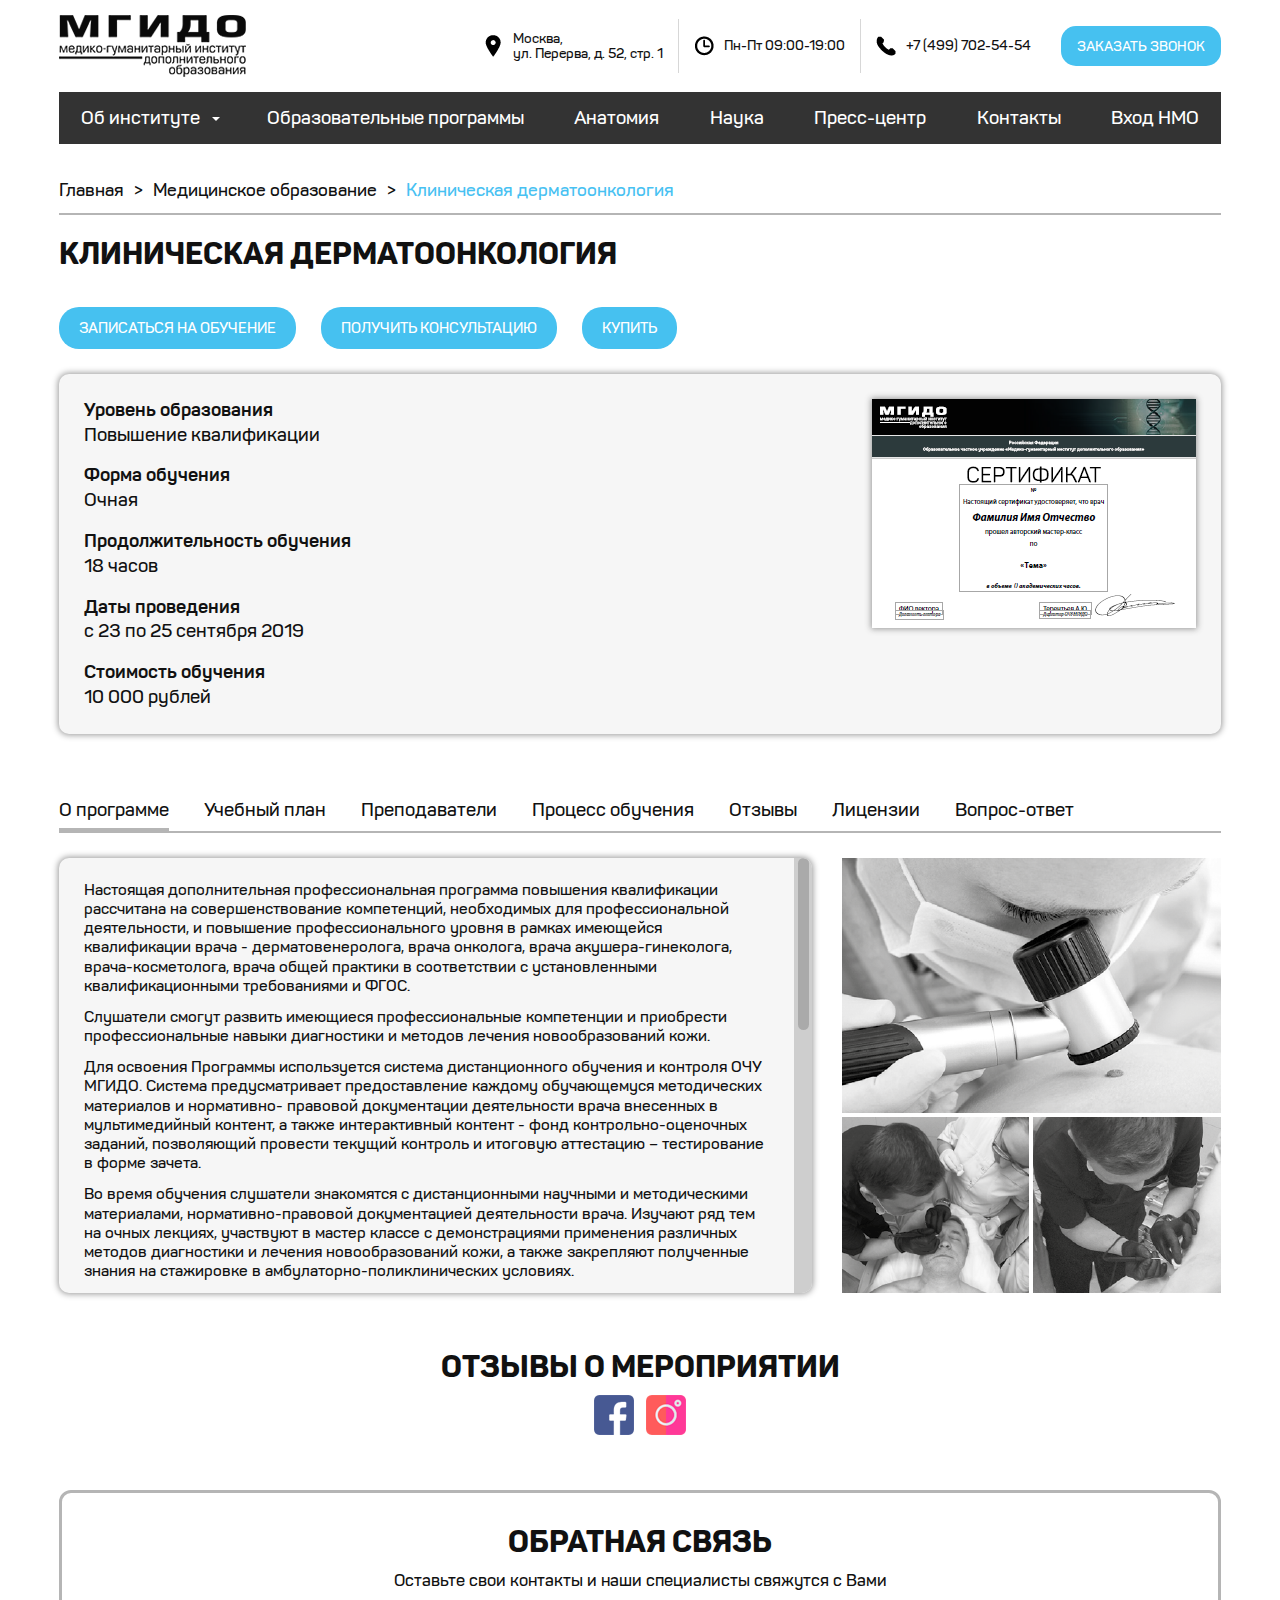
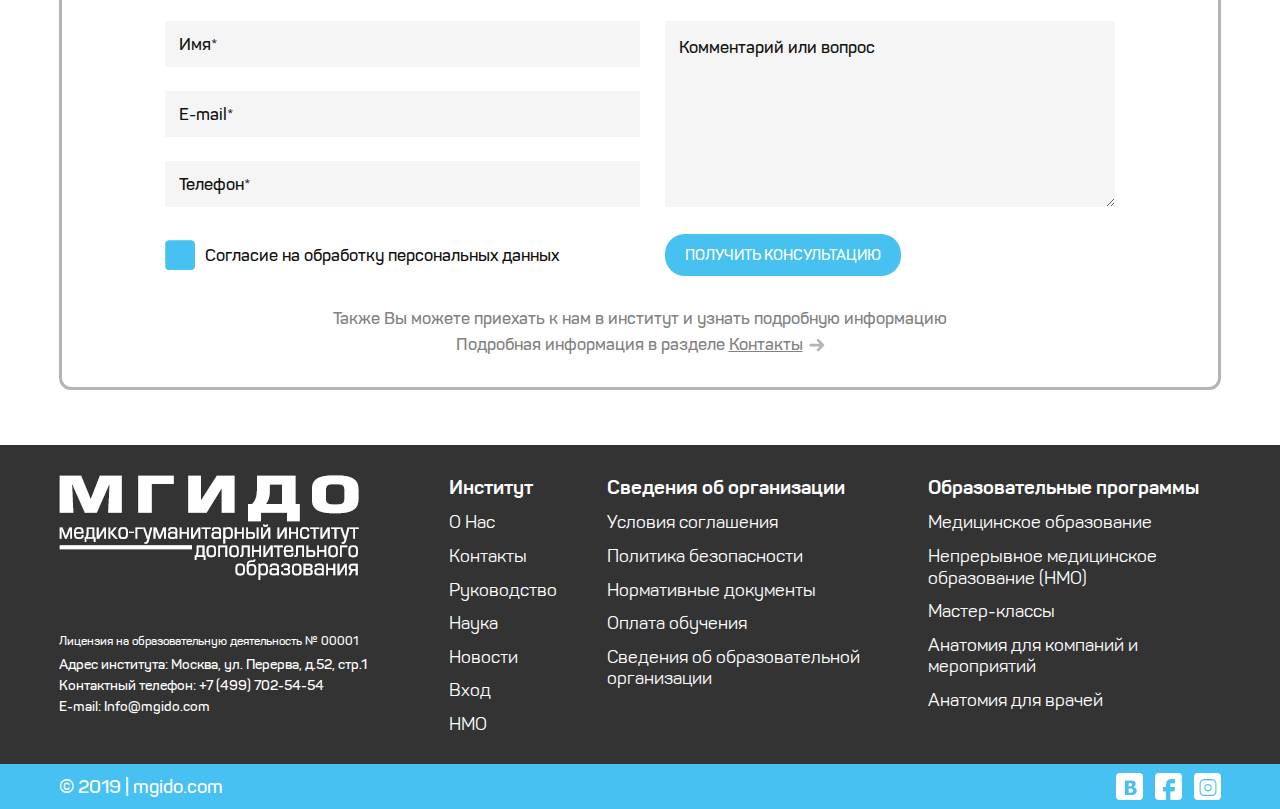
<file: program.htm>
<!DOCTYPE html>
<html lang="ru">
<head>
    <meta charset="utf-8">
    <title>Title</title>
    <meta name="viewport" content="width=device-width, initial-scale=1.0">

    <link rel="stylesheet" href="./css/reset.css">
    <link rel="stylesheet" href="./css/font.css">
    <link rel="stylesheet" href="./js/jquery-ui/jquery-ui.min.css">
    <link rel="stylesheet" href="./js/owl-carousel/owl.carousel.min.css">
    <link rel="stylesheet" href="./css/perfect-scrollbar.css">
    <link rel="stylesheet" href="./js/colorbox/colorbox.css">
    <link rel="stylesheet" href="./css/style.css">
    <link rel="stylesheet" href="./css/tablet.css">
    <link rel="stylesheet" href="./css/mobile.css">

    <script src="./js/jquery-3.1.1.min.js"></script>
    <script src="./js/jquery-ui/jquery-ui.min.js"></script>
    <script src="./js/owl-carousel/owl.carousel.min.js"></script>
    <script src="./js/perfect-scrollbar.min.js"></script>
    <script src="./js/chosen.jquery.min.js"></script>
    <script src="./js/colorbox/jquery.colorbox-min.js"></script>
    <script src="./js/helpers.js"></script>
    <script src="./js/js.js"></script>
</head>
<body>

<div id="wrapper">

    <div id="header">

        <div class="header-block">
            <div class="header">
                <div class="inner container flex flex-middle">
                    <div class="menu-link-and-logo flex flex-middle">
                        <div class="only-tablet-or-mobile">
                            <a href="#" class="menu-link" data-mobile-menu-toggle>
                                <span></span>
                                <span></span>
                                <span></span>
                            </a>
                        </div>
                        <a href="#" class="logo">
                            <img src="./img/logo.png" alt="">
                        </a>
                    </div>
                    <div class="contacts flex flex-middle">
                        <div class="items flex only-desktop">
                            <div class="item item-address flex flex-middle">
                                Москва,<br>
                                ул. Перерва, д. 52, стр. 1
                            </div>
                            <div class="item item-work-time flex flex-middle">
                                Пн-Пт 09:00-19:00
                            </div>
                            <div class="item item-phone flex flex-middle">
                                +7 (499) 702-54-54
                            </div>
                        </div>
                        <div class="call-me only-desktop-or-tablet">
                            <a href="#" data-ui-dialog-link="call-me-form">ЗАКАЗАТЬ ЗВОНОК</a>
                        </div>
                    </div>
                </div>
            </div>
            <div class="menu only-desktop">
                <div class="inner container">
                    <ul class="flex">
                        <li class="dropdown">
                            <a href="#" class="toggle">Об институте</a>
                            <ul>
                                <li><a href="#">Информация о МГИДО</a></li>
                                <li><a href="#">История создания</a></li>
                                <li><a href="#">Документы</a></li>
                            </ul>
                        </li>
                        <li><a href="#">Образовательные программы</a></li>
                        <li><a href="#">Анатомия</a></li>
                        <li><a href="#">Наука</a></li>
                        <li><a href="#">Пресс-центр</a></li>
                        <li><a href="#">Контакты</a></li>
                        <li><a href="#">Вход НМО</a></li>
                    </ul>
                </div>
            </div>
            <div class="mobile-menu" data-mobile-menu>
                <a href="#" class="close" data-mobile-menu-toggle>Закрыть</a>

                <div class="container">
                    <div class="links">
                        <ul>
                            <li class="dropdown">
                                <a href="#" class="toggle">Об институте</a>
                                <ul>
                                    <li><a href="#">Информация о МГИДО</a></li>
                                    <li><a href="#">История создания</a></li>
                                    <li><a href="#">Документы</a></li>
                                </ul>
                            </li>
                            <li><a href="#">Образовательные программы</a></li>
                            <li><a href="#">Анатомия</a></li>
                            <li><a href="#">Наука</a></li>
                            <li><a href="#">Пресс-центр</a></li>
                            <li><a href="#">Контакты</a></li>
                            <li><a href="#">Вход НМО</a></li>
                        </ul>
                    </div>

                    <div class="only-mobile">
                        <div class="call-me">
                            <a href="#" data-ui-dialog-link="call-me-form">Обратный звонок</a>
                        </div>
                    </div>

                    <div class="contacts">
                        <div class="items">
                            <div class="item item-address flex flex-middle">
                                Москва,<br>
                                ул. Перерва, д. 52, стр. 1
                            </div>
                            <div class="item item-work-time flex flex-middle">
                                Пн-Пт 09:00-19:00
                            </div>
                            <div class="item item-phone flex flex-middle">
                                +7 (499) 702-54-54
                            </div>
                        </div>
                    </div>
                </div>
            </div>
        </div>

    </div>

    <div id="center">

        <div class="container">
            <div class="breadcrumb">
                <ul>
                    <li><a href="#">Главная</a></li>
                    <li><a href="#">Медицинское образование</a></li>
                    <li>Клиническая дерматоонкология</li>
                </ul>
            </div>

            <h1>КЛИНИЧЕСКАЯ ДЕРМАТООНКОЛОГИЯ</h1>
        </div>

        <div class="program-info-block block block-margin-35">
            <div class="container">

                <div class="header-links flex flex-left">
                    <a href="#" class="button" data-ui-dialog-link="order-form"
                       data-order-name="КЛИНИЧЕСКАЯ ДЕРМАТООНКОЛОГИЯ">ЗАПИСАТЬСЯ НА ОБУЧЕНИЕ</a>
                    <a href="#" class="button" data-ui-dialog-link="call-me-form">ПОЛУЧИТЬ КОНСУЛЬТАЦИЮ</a>
                    <a href="#" class="button">КУПИТЬ</a>
                </div>

                <div class="inner shadow flex flex-nowrap">
                    <div class="fields">
                        <div class="item">
                            <div class="name">Уровень образования</div>
                            <div class="value">Повышение квалификации</div>
                        </div>
                        <div class="item">
                            <div class="name">Форма обучения</div>
                            <div class="value">Очная</div>
                        </div>
                        <div class="item">
                            <div class="name">Продолжительность обучения</div>
                            <div class="value">18 часов</div>
                        </div>
                        <div class="item">
                            <div class="name">Даты проведения</div>
                            <div class="value">с 23 по 25 сентября 2019</div>
                        </div>
                        <div class="item">
                            <div class="name">Стоимость обучения</div>
                            <div class="value">10 000 рублей</div>
                        </div>
                    </div>
                    <div class="certificate-and-links">
                        <div class="certificate">
                            <div class="img shadow">
                                <a href="./img/certificate.png" class="colorbox">
                                    <img src="./img/certificate.png" alt="">
                                </a>
                            </div>
                        </div>
                    </div>
                </div>
            </div>
        </div>

        <div class="program-tabs-block block" data-tabs>
            <div class="container">

                <div class="tabs">
                    <ul>
                        <li><a href="#" class="active" data-tab-link="program-tabs-1">О программе</a></li>
                        <li><a href="#" data-tab-link="program-tabs-2">Учебный план</a></li>
                        <li><a href="#" data-tab-link="program-tabs-3">Преподаватели</a></li>
                        <li><a href="#" data-tab-link="program-tabs-4">Процесс обучения</a></li>
                        <li><a href="#" data-tab-link="program-tabs-5">Отзывы</a></li>
                        <li><a href="#" data-tab-link="program-tabs-6">Лицензии</a></li>
                        <li><a href="#" data-tab-link="program-tabs-7">Вопрос-ответ</a></li>
                    </ul>
                </div>

                <div class="tab-content active" data-tab-content="program-tabs-1">
                    <div class="tab-inner">
                        <div class="program-info flex flex-nowrap">
                            <div class="text html-text shadow" data-scroll>
                                <p>
                                    Настоящая дополнительная профессиональная программа повышения квалификации рассчитана на
                                    совершенствование компетенций, необходимых для профессиональной деятельности, и
                                    повышение
                                    профессионального уровня в рамках имеющейся квалификации врача - дерматовенеролога,
                                    врача
                                    онколога, врача акушера-гинеколога, врача-косметолога, врача общей практики в
                                    соответствии с
                                    установленными квалификационными требованиями и ФГОС.
                                </p>
                                <p>
                                    Слушатели смогут развить имеющиеся профессиональные компетенции и приобрести
                                    профессиональные
                                    навыки диагностики и методов лечения новообразований кожи.
                                </p>
                                <p>
                                    Для освоения Программы используется система дистанционного обучения и контроля ОЧУ
                                    МГИДО.
                                    Система предусматривает предоставление каждому обучающемуся методических материалов и
                                    нормативно- правовой документации деятельности врача внесенных в мультимедийный контент,
                                    а также интерактивный контент - фонд контрольно-оценочных заданий, позволяющий провести
                                    текущий
                                    контроль и итоговую аттестацию – тестирование в форме зачета.
                                </p>
                                <p>
                                    Во время обучения слушатели знакомятся с дистанционными научными и методическими
                                    материалами,
                                    нормативно-правовой документацией деятельности врача. Изучают ряд тем на очных лекциях,
                                    участвуют в мастер классе с демонстрациями применения различных методов диагностики и
                                    лечения
                                    новообразований кожи, а также закрепляют полученные знания на стажировке в
                                    амбулаторно-поликлинических условиях.
                                </p>
                                <p>
                                    После освоения части материалов проходят текущий контроль в виде ответов на контрольные
                                    вопросы и итоговую аттестацию в форме зачета, отвечая на тестовые вопросы после освоения
                                    всех модулей Программы с применением дистанционных образовательных технологий.
                                </p>
                                <p>
                                    Программа состоит из заочных 5 учебных тематических модулей в количестве 18 учебных
                                    часов.
                                </p>
                                <p>
                                    Настоящая дополнительная профессиональная программа повышения квалификации рассчитана на
                                    совершенствование компетенций, необходимых для профессиональной деятельности, и
                                    повышение
                                    профессионального уровня в рамках имеющейся квалификации врача - дерматовенеролога,
                                    врача
                                    онколога, врача акушера-гинеколога, врача-косметолога, врача общей практики в
                                    соответствии с
                                    установленными квалификационными требованиями и ФГОС.
                                </p>
                                <p>
                                    Слушатели смогут развить имеющиеся профессиональные компетенции и приобрести
                                    профессиональные
                                    навыки диагностики и методов лечения новообразований кожи.
                                </p>
                                <p>
                                    Для освоения Программы используется система дистанционного обучения и контроля ОЧУ
                                    МГИДО.
                                    Система предусматривает предоставление каждому обучающемуся методических материалов и
                                    нормативно- правовой документации деятельности врача внесенных в мультимедийный контент,
                                    а также интерактивный контент - фонд контрольно-оценочных заданий, позволяющий провести
                                    текущий
                                    контроль и итоговую аттестацию – тестирование в форме зачета.
                                </p>
                                <p>
                                    Во время обучения слушатели знакомятся с дистанционными научными и методическими
                                    материалами,
                                    нормативно-правовой документацией деятельности врача. Изучают ряд тем на очных лекциях,
                                    участвуют в мастер классе с демонстрациями применения различных методов диагностики и
                                    лечения
                                    новообразований кожи, а также закрепляют полученные знания на стажировке в
                                    амбулаторно-поликлинических условиях.
                                </p>
                                <p>
                                    После освоения части материалов проходят текущий контроль в виде ответов на контрольные
                                    вопросы и итоговую аттестацию в форме зачета, отвечая на тестовые вопросы после освоения
                                    всех модулей Программы с применением дистанционных образовательных технологий.
                                </p>
                            </div>
                            <div class="img">
                                <img src="./img/program-tab-img.png" alt="">
                            </div>
                        </div>
                    </div>
                </div>

                <div class="tab-content" data-tab-content="program-tabs-2">
                    <div class="box-default shadow">
                        <div class="html-text">
                            <p>
                                После освоения части материалов проходят текущий контроль в виде ответов на контрольные
                                вопросы и итоговую аттестацию в форме зачета, отвечая на тестовые вопросы после освоения
                                всех модулей Программы с применением дистанционных образовательных технологий.
                            </p>
                        </div>
                    </div>
                </div>
                <div class="tab-content" data-tab-content="program-tabs-3">
                    <div class="teachers-list">
                        <div class="item shadow flex flex-nowrap">
                            <div class="img">
                                <img src="./img/teacher1.png" alt="">
                            </div>
                            <div class="info flex flex-column">
                                <div class="name-and-text">
                                    <div class="name">
                                        <a href="#">Авдеева Елена Леонидовна</a>
                                    </div>
                                    <div class="rank">Врач высшей категории. Пластический хирург, дерматокосметолог.</div>
                                    <div class="specialization">Пластическая хирургия, эстетическая хирургия</div>
                                </div>
                                <div class="more">
                                    <a href="#" class="button">Подробнее</a>
                                </div>
                            </div>
                        </div>
                        <div class="item shadow flex flex-nowrap">
                            <div class="img">
                                <img src="./img/teacher1.png" alt="">
                            </div>
                            <div class="info flex flex-column">
                                <div class="name-and-text">
                                    <div class="name">
                                        <a href="#">Авдеева Елена Леонидовна</a>
                                    </div>
                                    <div class="rank">Врач высшей категории. Пластический хирург, дерматокосметолог.</div>
                                    <div class="specialization">Пластическая хирургия, эстетическая хирургия</div>
                                </div>
                                <div class="more">
                                    <a href="#" class="button">Подробнее</a>
                                </div>
                            </div>
                        </div>
                        <div class="item shadow flex flex-nowrap">
                            <div class="img">
                                <img src="./img/teacher1.png" alt="">
                            </div>
                            <div class="info flex flex-column">
                                <div class="name-and-text">
                                    <div class="name">
                                        <a href="#">Авдеева Елена Леонидовна</a>
                                    </div>
                                    <div class="rank">Врач высшей категории. Пластический хирург, дерматокосметолог.</div>
                                    <div class="specialization">Пластическая хирургия, эстетическая хирургия</div>
                                </div>
                                <div class="more">
                                    <a href="#" class="button">Подробнее</a>
                                </div>
                            </div>
                        </div>
                        <div class="item shadow flex flex-nowrap">
                            <div class="img">
                                <img src="./img/teacher1.png" alt="">
                            </div>
                            <div class="info flex flex-column">
                                <div class="name-and-text">
                                    <div class="name">
                                        <a href="#">Авдеева Елена Леонидовна</a>
                                    </div>
                                    <div class="rank">Врач высшей категории. Пластический хирург, дерматокосметолог.</div>
                                    <div class="specialization">Пластическая хирургия, эстетическая хирургия</div>
                                </div>
                                <div class="more">
                                    <a href="#" class="button">Подробнее</a>
                                </div>
                            </div>
                        </div>
                    </div>
                </div>
                <div class="tab-content" data-tab-content="program-tabs-4">
                    <div class="box-default shadow">
                        <div class="html-text">
                            <p>
                                Во время обучения слушатели знакомятся с дистанционными научными и методическими
                                материалами,
                                нормативно-правовой документацией деятельности врача. Изучают ряд тем на очных лекциях,
                                участвуют в мастер классе с демонстрациями применения различных методов диагностики и
                                лечения
                                новообразований кожи, а также закрепляют полученные знания на стажировке в
                                амбулаторно-поликлинических условиях.
                            </p>
                            <p>
                                После освоения части материалов проходят текущий контроль в виде ответов на контрольные
                                вопросы и итоговую аттестацию в форме зачета, отвечая на тестовые вопросы после освоения
                                всех модулей Программы с применением дистанционных образовательных технологий.
                            </p>
                        </div>
                    </div>
                </div>
                <div class="tab-content" data-tab-content="program-tabs-5">
                    <div class="reviews-list">
                        <div class="item">
                            <div class="header flex flex-left">
                                <div class="name">Елена Леонидовна</div>
                                <div class="date">12.11.2019</div>
                            </div>
                            <div class="review-text">
                                После освоения части материалов проходят текущий контроль в виде ответов на контрольные
                                вопросы и итоговую аттестацию в форме зачета, отвечая на тестовые вопросы после освоения
                                всех модулей Программы с применением дистанционных образовательных технологий.
                            </div>
                        </div>
                        <div class="item">
                            <div class="header flex flex-left">
                                <div class="name">Елена Леонидовна</div>
                                <div class="date">12.11.2019</div>
                            </div>
                            <div class="review-text">
                                После освоения части материалов проходят текущий контроль в виде ответов на контрольные
                                вопросы и итоговую аттестацию в форме зачета, отвечая на тестовые вопросы после освоения
                                всех модулей Программы с применением дистанционных образовательных технологий.
                            </div>
                        </div>
                        <div class="item">
                            <div class="header flex flex-left">
                                <div class="name">Елена Леонидовна</div>
                                <div class="date">12.11.2019</div>
                            </div>
                            <div class="review-text">
                                После освоения части материалов проходят текущий контроль в виде ответов на контрольные
                                вопросы и итоговую аттестацию в форме зачета, отвечая на тестовые вопросы после освоения
                                всех модулей Программы с применением дистанционных образовательных технологий.
                            </div>
                        </div>
                    </div>
                </div>
                <div class="tab-content" data-tab-content="program-tabs-6">
                    <div class="certificates-list">
                        <div class="item">
                            <a href="./img/cert.jpg" class="colorbox" rel="certificates-list-item">
                                <img src="./img/cert-thumb.png" alt="">
                            </a>
                        </div>
                        <div class="item">
                            <a href="./img/cert.jpg" class="colorbox" rel="certificates-list-item">
                                <img src="./img/cert-thumb.png" alt="">
                            </a>
                        </div>
                        <div class="item">
                            <a href="./img/cert.jpg" class="colorbox" rel="certificates-list-item">
                                <img src="./img/cert-thumb.png" alt="">
                            </a>
                        </div>
                        <div class="item">
                            <a href="./img/cert.jpg" class="colorbox" rel="certificates-list-item">
                                <img src="./img/cert-thumb.png" alt="">
                            </a>
                        </div>
                        <div class="item">
                            <a href="./img/cert.jpg" class="colorbox" rel="certificates-list-item">
                                <img src="./img/cert-thumb.png" alt="">
                            </a>
                        </div>
                        <div class="item">
                            <a href="./img/cert.jpg" class="colorbox" rel="certificates-list-item">
                                <img src="./img/cert-thumb.png" alt="">
                            </a>
                        </div>
                        <div class="item">
                            <a href="./img/cert.jpg" class="colorbox" rel="certificates-list-item">
                                <img src="./img/cert-thumb.png" alt="">
                            </a>
                        </div>
                        <div class="item">
                            <a href="./img/cert.jpg" class="colorbox" rel="certificates-list-item">
                                <img src="./img/cert-thumb.png" alt="">
                            </a>
                        </div>
                    </div>
                </div>
                <div class="tab-content" data-tab-content="program-tabs-7">
                    <div class="faq-list">
                        <div class="item">
                            <div class="question">Защита пользователей от кибератаки через видеозвонок</div>
                            <div class="answer">
                                Mgido заботится о конфиденциальности и безопасности своих
                                пользователей. В WhatsApp вы часто делитесь самым личным, и именно поэтому мы по
                                умолчанию предоставляем сквозное шифрование для всех сообщений и звонков. Атака была
                                специально разработана, чтобы получить доступ к сообщениям после их расшифровки на
                                заражённом устройстве, используя факторы уязвимости приложения и операционные системы
                                мобильных телефонов.
                            </div>
                        </div>
                        <div class="item">
                            <div class="question">Безопасность и конфиденциальность</div>
                            <div class="answer">
                                В мае 2019 года мы остановили сложнейшую кибератаку, в ходе которой преступники
                                воспользовались нашей системой видеозвонков, чтобы отправить вредоносную программу на
                                мобильные устройства некоторых пользователей. Пользователям даже не требовалось
                                отвечать на входящие звонки, чтобы стать жертвой атаки. Мы незамедлительно обновили
                                защиту нашей системы и выпустили обновление, чтобы обезопасить пользователей. В
                                настоящее время мы предпринимаем дополнительные меры на основании полученной информации.
                            </div>
                        </div>
                        <div class="item">
                            <div class="question">Изменение номера телефона</div>
                            <div class="answer">
                                Функция "Изменить номер" позволит вам изменить номер телефона, привязанный к вашему
                                аккаунту на том же устройстве. Данная функция должна быть использована до
                                того, как вы подтвердите свой новый номер.
                            </div>
                        </div>
                    </div>
                </div>
            </div>
        </div>

        <div class="social-reviews-block block">
            <div class="container">

                <div class="block-title">Отзывы о мероприятии</div>
                <div class="items flex flex-center">
                    <div class="item">
                        <a href="#">
                            <img src="./img/facebook.png" alt="">
                        </a>
                    </div>
                    <div class="item">
                        <a href="#">
                            <img src="./img/instagram.png" alt="">
                        </a>
                    </div>
                </div>

            </div>
        </div>

        <div class="question-block block">
            <div class="inner container">
                <div class="block-title">ОБРАТНАЯ СВЯЗЬ</div>
                <div class="text">Оставьте свои контакты и наши специалисты свяжутся с Вами</div>

                <form action="#" class="question">
                    <div class="form-group flex flex-nowrap">
                        <div class="form-group item-info">
                            <div class="form-group">
                                <input type="text" name="name" placeholder="Имя*">
                            </div>
                            <div class="form-group">
                                <input type="text" name="email" placeholder="E-mail*">
                            </div>
                            <div class="form-group">
                                <input type="text" name="phone" placeholder="Телефон*">
                            </div>
                        </div>
                        <div class="form-group item-comment">
                            <textarea name="comment" rows="5" placeholder="Комментарий или вопрос"></textarea>
                        </div>
                    </div>
                    <div class="form-group flex flex-nowrap flex-middle">
                        <div class="form-group item-rules">
                            <input type="checkbox" id="question-form-rules" value="1">
                            <label for="question-form-rules">Согласие на обработку персональных данных</label>
                        </div>
                        <div class="form-group item-submit">
                            <button type="submit">ПОЛУЧИТЬ КОНСУЛЬТАЦИЮ</button>
                        </div>
                    </div>
                </form>
                <div class="footer-text">
                    Также Вы можете приехать к нам в институт и узнать подробную информацию<br>
                    Подробная информация в разделе <a href="#">Контакты</a> <span class="arrow"></span>
                </div>
            </div>
        </div>

    </div>

    <div id="footer">
        <div class="footer-block">
            <div class="header">
                <div class="container inner flex flex-nowrap">
                    <div class="logo-and-info">
                        <a href="#" class="logo">
                            <img src="./img/logo-footer.png" alt="">
                        </a>
                        <div class="info">
                            <div class="license">
                                Лицензия на образовательную деятельность № 00001
                            </div>
                            <div class="contacts">
                                Адрес института: Москва, ул. Перерва, д.52, стр.1<br>
                                Контактный телефон: +7 (499) 702-54-54<br>
                                E-mail: Info@mgido.com
                            </div>
                        </div>
                    </div>
                    <div class="menu flex flex-nowrap">
                        <div class="item">
                            <div class="name">Институт</div>
                            <ul>
                                <li><a href="#">О Нас</a></li>
                                <li><a href="#">Контакты</a></li>
                                <li><a href="#">Руководство</a></li>
                                <li><a href="#">Наука</a></li>
                                <li><a href="#">Новости</a></li>
                                <li><a href="#">Вход</a></li>
                                <li><a href="#">НМО</a></li>
                            </ul>
                        </div>
                        <div class="item">
                            <div class="name">Сведения об организации</div>
                            <ul>
                                <li><a href="#">Условия соглашения</a></li>
                                <li><a href="#">Политика безопасности</a></li>
                                <li><a href="#">Нормативные документы</a></li>
                                <li><a href="#">Оплата обучения</a></li>
                                <li><a href="#">Сведения об образовательной организации</a></li>
                            </ul>
                        </div>
                        <div class="item">
                            <div class="name">Образовательные программы</div>
                            <ul>
                                <li><a href="#">Медицинское образование</a></li>
                                <li><a href="#">Непрерывное медицинское образование (НМО)</a></li>
                                <li><a href="#">Мастер-классы</a></li>
                                <li><a href="#">Анатомия для компаний и мероприятий</a></li>
                                <li><a href="#">Анатомия для врачей</a></li>
                            </ul>
                        </div>
                    </div>
                </div>
            </div>
            <div class="footer">
                <div class="container flex flex-middle">
                    <div class="copyright">© 2019 | mgido.com</div>
                    <div class="social-networks flex">
                        <a href="#" target="_blank" class="item item-vk">vk</a>
                        <a href="#" target="_blank" class="item item-fb">fb</a>
                        <a href="#" target="_blank" class="item item-instagram">instagram</a>
                    </div>
                </div>
            </div>
        </div>
    </div>

</div>


<div data-ui-dialog="call-me-form"
     data-ui-dialog-width="450"
     data-ui-dialog-title="Обратный звонок"
>
    <form action="#" class="call-me-form">
        <div class="form-group">
            <input type="text" name="name" placeholder="Имя">
        </div>
        <div class="form-group">
            <input type="text" name="phone" placeholder="Телефон">
        </div>
        <div class="form-group">
            <button type="submit">Отправить</button>
        </div>
    </form>
</div>

<div data-ui-dialog="order-form"
     data-ui-dialog-width="450"
     data-ui-dialog-title="Записаться на обучение"
>
    <form action="#" class="call-me-form">
        <input type="hidden" name="order_name">
        <div class="form-inner">
            <div class="form-group">
                <input type="text" name="name" placeholder="Имя">
            </div>
            <div class="form-group">
                <input type="text" name="phone" placeholder="Телефон">
            </div>
            <div class="form-group">
                <button type="submit">Отправить</button>
            </div>
        </div>
    </form>
</div>

</body>
</html>
</file>
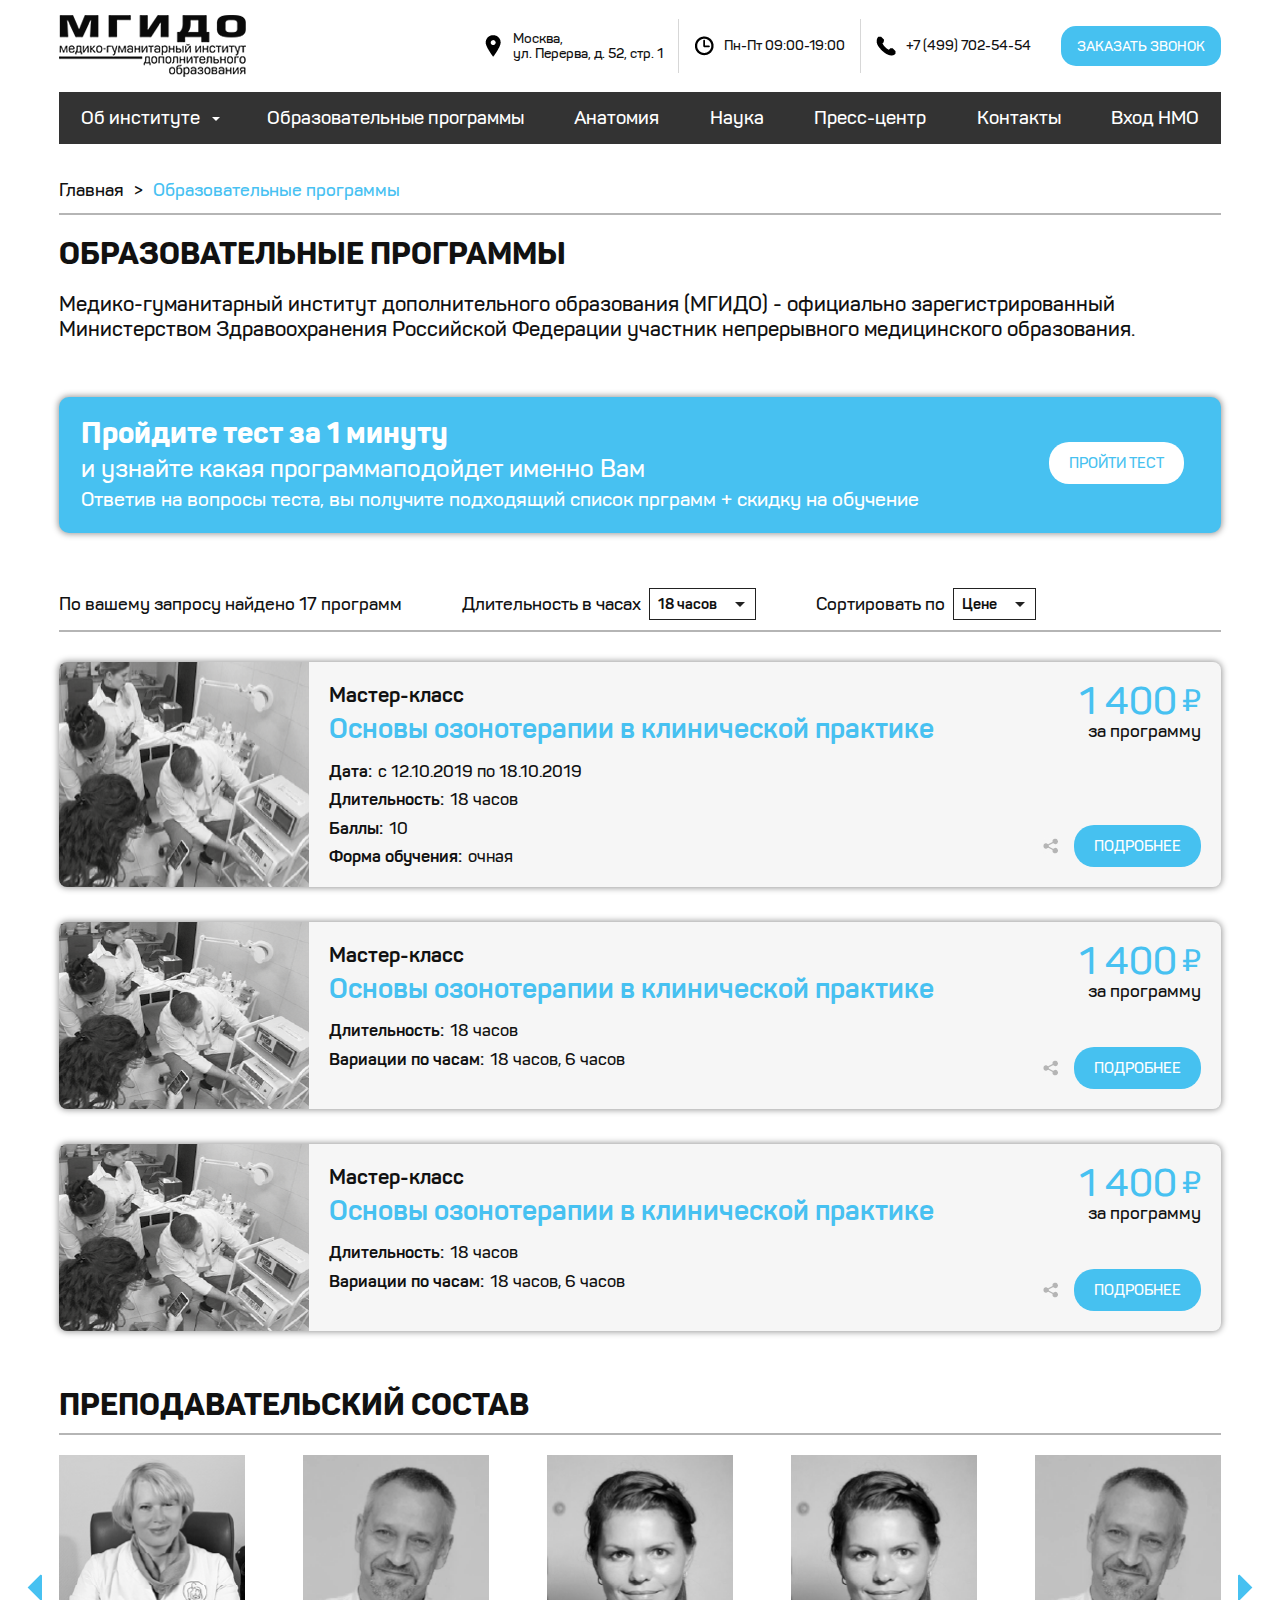
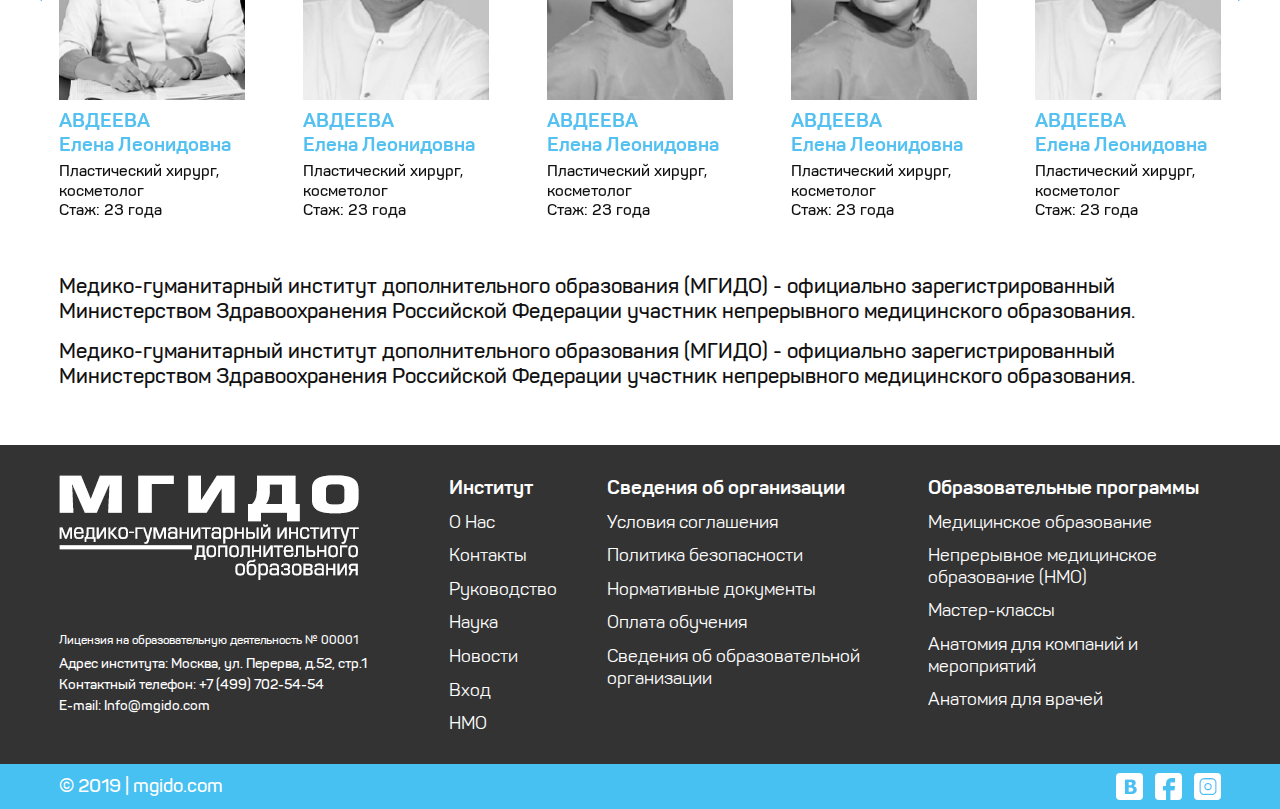
<file: programs.htm>
<!DOCTYPE html>
<html lang="ru">
<head>
    <meta charset="utf-8">
    <title>Title</title>
    <meta name="viewport" content="width=device-width, initial-scale=1.0">

    <link rel="stylesheet" href="./css/reset.css">
    <link rel="stylesheet" href="./css/font.css">
    <link rel="stylesheet" href="./js/jquery-ui/jquery-ui.min.css">
    <link rel="stylesheet" href="./js/owl-carousel/owl.carousel.min.css">
    <link rel="stylesheet" href="./css/perfect-scrollbar.css">
    <link rel="stylesheet" href="./js/colorbox/colorbox.css">
    <link rel="stylesheet" href="./css/style.css">
    <link rel="stylesheet" href="./css/tablet.css">
    <link rel="stylesheet" href="./css/mobile.css">

    <script src="./js/jquery-3.1.1.min.js"></script>
    <script src="./js/jquery-ui/jquery-ui.min.js"></script>
    <script src="./js/owl-carousel/owl.carousel.min.js"></script>
    <script src="./js/perfect-scrollbar.min.js"></script>
    <script src="./js/chosen.jquery.min.js"></script>
    <script src="./js/colorbox/jquery.colorbox-min.js"></script>
    <script src="./js/helpers.js"></script>
    <script src="./js/js.js"></script>
</head>
<body>

<div id="wrapper">

    <div id="header">

        <div class="header-block">
            <div class="header">
                <div class="inner container flex flex-middle">
                    <div class="menu-link-and-logo flex flex-middle">
                        <div class="only-tablet-or-mobile">
                            <a href="#" class="menu-link" data-mobile-menu-toggle>
                                <span></span>
                                <span></span>
                                <span></span>
                            </a>
                        </div>
                        <a href="#" class="logo">
                            <img src="./img/logo.png" alt="">
                        </a>
                    </div>
                    <div class="contacts flex flex-middle">
                        <div class="items flex only-desktop">
                            <div class="item item-address flex flex-middle">
                                Москва,<br>
                                ул. Перерва, д. 52, стр. 1
                            </div>
                            <div class="item item-work-time flex flex-middle">
                                Пн-Пт 09:00-19:00
                            </div>
                            <div class="item item-phone flex flex-middle">
                                +7 (499) 702-54-54
                            </div>
                        </div>
                        <div class="call-me only-desktop-or-tablet">
                            <a href="#" data-ui-dialog-link="call-me-form">ЗАКАЗАТЬ ЗВОНОК</a>
                        </div>
                    </div>
                </div>
            </div>
            <div class="menu only-desktop">
                <div class="inner container">
                    <ul class="flex">
                        <li class="dropdown">
                            <a href="#" class="toggle">Об институте</a>
                            <ul>
                                <li><a href="#">Информация о МГИДО</a></li>
                                <li><a href="#">История создания</a></li>
                                <li><a href="#">Документы</a></li>
                            </ul>
                        </li>
                        <li><a href="#">Образовательные программы</a></li>
                        <li><a href="#">Анатомия</a></li>
                        <li><a href="#">Наука</a></li>
                        <li><a href="#">Пресс-центр</a></li>
                        <li><a href="#">Контакты</a></li>
                        <li><a href="#">Вход НМО</a></li>
                    </ul>
                </div>
            </div>
            <div class="mobile-menu" data-mobile-menu>
                <a href="#" class="close" data-mobile-menu-toggle>Закрыть</a>

                <div class="container">
                    <div class="links">
                        <ul>
                            <li class="dropdown">
                                <a href="#" class="toggle">Об институте</a>
                                <ul>
                                    <li><a href="#">Информация о МГИДО</a></li>
                                    <li><a href="#">История создания</a></li>
                                    <li><a href="#">Документы</a></li>
                                </ul>
                            </li>
                            <li><a href="#">Образовательные программы</a></li>
                            <li><a href="#">Анатомия</a></li>
                            <li><a href="#">Наука</a></li>
                            <li><a href="#">Пресс-центр</a></li>
                            <li><a href="#">Контакты</a></li>
                            <li><a href="#">Вход НМО</a></li>
                        </ul>
                    </div>

                    <div class="only-mobile">
                        <div class="call-me">
                            <a href="#" data-ui-dialog-link="call-me-form">Обратный звонок</a>
                        </div>
                    </div>

                    <div class="contacts">
                        <div class="items">
                            <div class="item item-address flex flex-middle">
                                Москва,<br>
                                ул. Перерва, д. 52, стр. 1
                            </div>
                            <div class="item item-work-time flex flex-middle">
                                Пн-Пт 09:00-19:00
                            </div>
                            <div class="item item-phone flex flex-middle">
                                +7 (499) 702-54-54
                            </div>
                        </div>
                    </div>
                </div>
            </div>
        </div>

    </div>

    <div id="center">

        <div class="container">
            <div class="breadcrumb">
                <ul>
                    <li><a href="#">Главная</a></li>
                    <li>Образовательные программы</li>
                </ul>
            </div>

            <h1>Образовательные программы</h1>

            <div class="page-header-text">
                Медико-гуманитарный институт дополнительного образования (МГИДО) - официально зарегистрированный
                Министерством Здравоохранения Российской Федерации участник непрерывного медицинского образования.
            </div>
        </div>

        <div class="mb-test-block block">
            <div class="container">
                <div class="inner flex flex-nowrap flex-middle">
                    <div class="info">
                        <div class="title">Пройдите тест за 1 минуту</div>
                        <div class="text-1">
                            и узнайте какая программаподойдет именно Вам
                        </div>
                        <div class="text-2">
                            Ответив на вопросы теста, вы получите подходящий список прграмм + скидку на обучение
                        </div>
                    </div>
                    <div class="link">
                        <a href="#" class="button button-white">ПРОЙТИ ТЕСТ</a>
                    </div>
                </div>
            </div>
        </div>

        <div class="program-filters-block">
            <div class="container">
                <form action="#" class="filters-form">
                    <div class="form-inner flex flex-left flex-middle">
                        <div class="form-group item-count">По вашему запросу найдено 17 программ</div>
                        <div class="form-group flex flex-middle">
                            <label for="#">Длительность в часах</label>
                            <select name="duration">
                                <option value="1">18 часов</option>
                                <option value="2">22 часа</option>
                                <option value="3">24 часа</option>
                            </select>
                        </div>
                        <div class="form-group flex flex-middle">
                            <label for="#">Сортировать по</label>
                            <select name="sort">
                                <option value="price">Цене</option>
                                <option value="name">Названию</option>
                            </select>
                        </div>
                    </div>
                </form>
            </div>
        </div>

        <div class="container">
            <div class="programs-list">
                <div class="item shadow flex flex-nowrap">
                    <div class="img">
                        <a href="#">
                            <img src="./img/program1.png" alt="">
                        </a>
                    </div>
                    <div class="info">
                        <div class="type">Мастер-класс</div>
                        <div class="name">
                            <a href="#">Основы озонотерапии в клинической практике</a>
                        </div>
                        <div class="fields">
                            <div class="field">
                                <div class="label">Дата:</div>
                                <div class="value">с 12.10.2019 по 18.10.2019</div>
                            </div>
                            <div class="field">
                                <div class="label">Длительность:</div>
                                <div class="value">18 часов</div>
                            </div>
                            <div class="field">
                                <div class="label">Баллы:</div>
                                <div class="value">10</div>
                            </div>
                            <div class="field">
                                <div class="label">Форма обучения:</div>
                                <div class="value">очная</div>
                            </div>
                        </div>
                    </div>
                    <div class="price-and-buy flex flex-column">
                        <div class="price-and-text">
                            <div class="price flex flex-right flex-middle">
                                <div class="value">1 400</div>
                                <div class="currency">₽</div>
                            </div>
                            <div class="text">за программу</div>
                        </div>
                        <div class="share-and-more flex flex-nowrap">
                            <div class="share">
                                <a href="http://mgido.com/about/"
                                   data-title="Основы озонотерапии в клинической практике"
                                   data-desc="Основы озонотерапии в клинической практике"
                                   class="fb-share"
                                ></a>
                            </div>
                            <div class="more">
                                <a href="#" class="button">ПОДРОБНЕЕ</a>
                            </div>
                        </div>
                    </div>
                </div>
                <div class="item shadow flex flex-nowrap">
                    <div class="img">
                        <a href="#">
                            <img src="./img/program1.png" alt="">
                        </a>
                    </div>
                    <div class="info">
                        <div class="type">Мастер-класс</div>
                        <div class="name">
                            <a href="#">Основы озонотерапии в клинической практике</a>
                        </div>
                        <div class="fields">
                            <div class="field">
                                <div class="label">Длительность:</div>
                                <div class="value">18 часов</div>
                            </div>
                            <div class="field">
                                <div class="label">Вариации по часам:</div>
                                <div class="value">18 часов, 6 часов</div>
                            </div>
                        </div>
                    </div>
                    <div class="price-and-buy flex flex-column">
                        <div class="price-and-text">
                            <div class="price flex flex-right flex-middle">
                                <div class="value">1 400</div>
                                <div class="currency">₽</div>
                            </div>
                            <div class="text">за программу</div>
                        </div>
                        <div class="share-and-more flex flex-nowrap">
                            <div class="share">
                                <a href="http://mgido.com/about/"
                                   data-title="Основы озонотерапии в клинической практике"
                                   data-desc="Основы озонотерапии в клинической практике"
                                   class="fb-share"
                                ></a>
                            </div>
                            <div class="more">
                                <a href="#" class="button">ПОДРОБНЕЕ</a>
                            </div>
                        </div>
                    </div>
                </div>
                <div class="item shadow flex flex-nowrap">
                    <div class="img">
                        <a href="#">
                            <img src="./img/program1.png" alt="">
                        </a>
                    </div>
                    <div class="info">
                        <div class="type">Мастер-класс</div>
                        <div class="name">
                            <a href="#">Основы озонотерапии в клинической практике</a>
                        </div>
                        <div class="fields">
                            <div class="field">
                                <div class="label">Длительность:</div>
                                <div class="value">18 часов</div>
                            </div>
                            <div class="field">
                                <div class="label">Вариации по часам:</div>
                                <div class="value">18 часов, 6 часов</div>
                            </div>
                        </div>
                    </div>
                    <div class="price-and-buy flex flex-column">
                        <div class="price-and-text">
                            <div class="price flex flex-right flex-middle">
                                <div class="value">1 400</div>
                                <div class="currency">₽</div>
                            </div>
                            <div class="text">за программу</div>
                        </div>
                        <div class="share-and-more flex flex-nowrap">
                            <div class="share">
                                <a href="http://mgido.com/about/"
                                   data-title="Основы озонотерапии в клинической практике"
                                   data-desc="Основы озонотерапии в клинической практике"
                                   class="fb-share"
                                ></a>
                            </div>
                            <div class="more">
                                <a href="#" class="button">ПОДРОБНЕЕ</a>
                            </div>
                        </div>
                    </div>
                </div>
            </div>
        </div>

        <div class="doctors-block block">
            <div class="container">
                <div class="block-title line">Преподавательский состав</div>
                <div class="doctors-list owl-carousel">
                    <div class="item">
                        <div class="img">
                            <a href="#"><img src="./img/doctor1.png" alt=""></a>
                        </div>
                        <div class="info">
                            <div class="name">
                                <a href="#">
                                    <span>АВДЕЕВА</span>
                                    Елена Леонидовна
                                </a>
                            </div>
                            <div class="work">Пластический хирург, косметолог</div>
                            <div class="experience">Стаж: 23 года</div>
                        </div>
                    </div>
                    <div class="item">
                        <div class="img">
                            <a href="#"><img src="./img/doctor2.png" alt=""></a>
                        </div>
                        <div class="info">
                            <div class="name">
                                <a href="#">
                                    <span>АВДЕЕВА</span>
                                    Елена Леонидовна
                                </a>
                            </div>
                            <div class="work">Пластический хирург, косметолог</div>
                            <div class="experience">Стаж: 23 года</div>
                        </div>
                    </div>
                    <div class="item">
                        <div class="img">
                            <a href="#"><img src="./img/doctor3.png" alt=""></a>
                        </div>
                        <div class="info">
                            <div class="name">
                                <a href="#">
                                    <span>АВДЕЕВА</span>
                                    Елена Леонидовна
                                </a>
                            </div>
                            <div class="work">Пластический хирург, косметолог</div>
                            <div class="experience">Стаж: 23 года</div>
                        </div>
                    </div>
                    <div class="item">
                        <div class="img">
                            <a href="#"><img src="./img/doctor3.png" alt=""></a>
                        </div>
                        <div class="info">
                            <div class="name">
                                <a href="#">
                                    <span>АВДЕЕВА</span>
                                    Елена Леонидовна
                                </a>
                            </div>
                            <div class="work">Пластический хирург, косметолог</div>
                            <div class="experience">Стаж: 23 года</div>
                        </div>
                    </div>
                    <div class="item">
                        <div class="img">
                            <a href="#"><img src="./img/doctor2.png" alt=""></a>
                        </div>
                        <div class="info">
                            <div class="name">
                                <a href="#">
                                    <span>АВДЕЕВА</span>
                                    Елена Леонидовна
                                </a>
                            </div>
                            <div class="work">Пластический хирург, косметолог</div>
                            <div class="experience">Стаж: 23 года</div>
                        </div>
                    </div>
                    <div class="item">
                        <div class="img">
                            <a href="#"><img src="./img/doctor1.png" alt=""></a>
                        </div>
                        <div class="info">
                            <div class="name">
                                <a href="#">
                                    <span>АВДЕЕВА</span>
                                    Елена Леонидовна
                                </a>
                            </div>
                            <div class="work">Пластический хирург, косметолог</div>
                            <div class="experience">Стаж: 23 года</div>
                        </div>
                    </div>
                    <div class="item">
                        <div class="img">
                            <a href="#"><img src="./img/doctor2.png" alt=""></a>
                        </div>
                        <div class="info">
                            <div class="name">
                                <a href="#">
                                    <span>АВДЕЕВА</span>
                                    Елена Леонидовна
                                </a>
                            </div>
                            <div class="work">Пластический хирург, косметолог</div>
                            <div class="experience">Стаж: 23 года</div>
                        </div>
                    </div>
                </div>
            </div>
        </div>

        <div class="container">
            <div class="page-footer-text block">
                <p>
                    Медико-гуманитарный институт дополнительного образования (МГИДО) - официально зарегистрированный
                    Министерством Здравоохранения Российской Федерации участник непрерывного медицинского образования.
                </p>
                <p>
                    Медико-гуманитарный институт дополнительного образования (МГИДО) - официально зарегистрированный
                    Министерством Здравоохранения Российской Федерации участник непрерывного медицинского образования.
                </p>
            </div>
        </div>

    </div>

    <div id="footer">
        <div class="footer-block">
            <div class="header">
                <div class="container inner flex flex-nowrap">
                    <div class="logo-and-info">
                        <a href="#" class="logo">
                            <img src="./img/logo-footer.png" alt="">
                        </a>
                        <div class="info">
                            <div class="license">
                                Лицензия на образовательную деятельность № 00001
                            </div>
                            <div class="contacts">
                                Адрес института: Москва, ул. Перерва, д.52, стр.1<br>
                                Контактный телефон: +7 (499) 702-54-54<br>
                                E-mail: Info@mgido.com
                            </div>
                        </div>
                    </div>
                    <div class="menu flex flex-nowrap">
                        <div class="item">
                            <div class="name">Институт</div>
                            <ul>
                                <li><a href="#">О Нас</a></li>
                                <li><a href="#">Контакты</a></li>
                                <li><a href="#">Руководство</a></li>
                                <li><a href="#">Наука</a></li>
                                <li><a href="#">Новости</a></li>
                                <li><a href="#">Вход</a></li>
                                <li><a href="#">НМО</a></li>
                            </ul>
                        </div>
                        <div class="item">
                            <div class="name">Сведения об организации</div>
                            <ul>
                                <li><a href="#">Условия соглашения</a></li>
                                <li><a href="#">Политика безопасности</a></li>
                                <li><a href="#">Нормативные документы</a></li>
                                <li><a href="#">Оплата обучения</a></li>
                                <li><a href="#">Сведения об образовательной организации</a></li>
                            </ul>
                        </div>
                        <div class="item">
                            <div class="name">Образовательные программы</div>
                            <ul>
                                <li><a href="#">Медицинское образование</a></li>
                                <li><a href="#">Непрерывное медицинское образование (НМО)</a></li>
                                <li><a href="#">Мастер-классы</a></li>
                                <li><a href="#">Анатомия для компаний и мероприятий</a></li>
                                <li><a href="#">Анатомия для врачей</a></li>
                            </ul>
                        </div>
                    </div>
                </div>
            </div>
            <div class="footer">
                <div class="container flex flex-middle">
                    <div class="copyright">© 2019 | mgido.com</div>
                    <div class="social-networks flex">
                        <a href="#" target="_blank" class="item item-vk">vk</a>
                        <a href="#" target="_blank" class="item item-fb">fb</a>
                        <a href="#" target="_blank" class="item item-instagram">instagram</a>
                    </div>
                </div>
            </div>
        </div>
    </div>

</div>


<div data-ui-dialog="call-me-form"
     data-ui-dialog-width="450"
     data-ui-dialog-title="Обратный звонок"
>
    <form action="#" class="call-me-form">
        <div class="form-group">
            <input type="text" name="name" placeholder="Имя">
        </div>
        <div class="form-group">
            <input type="text" name="phone" placeholder="Телефон">
        </div>
        <div class="form-group">
            <button type="submit">Отправить</button>
        </div>
    </form>
</div>

</body>
</html>
</file>
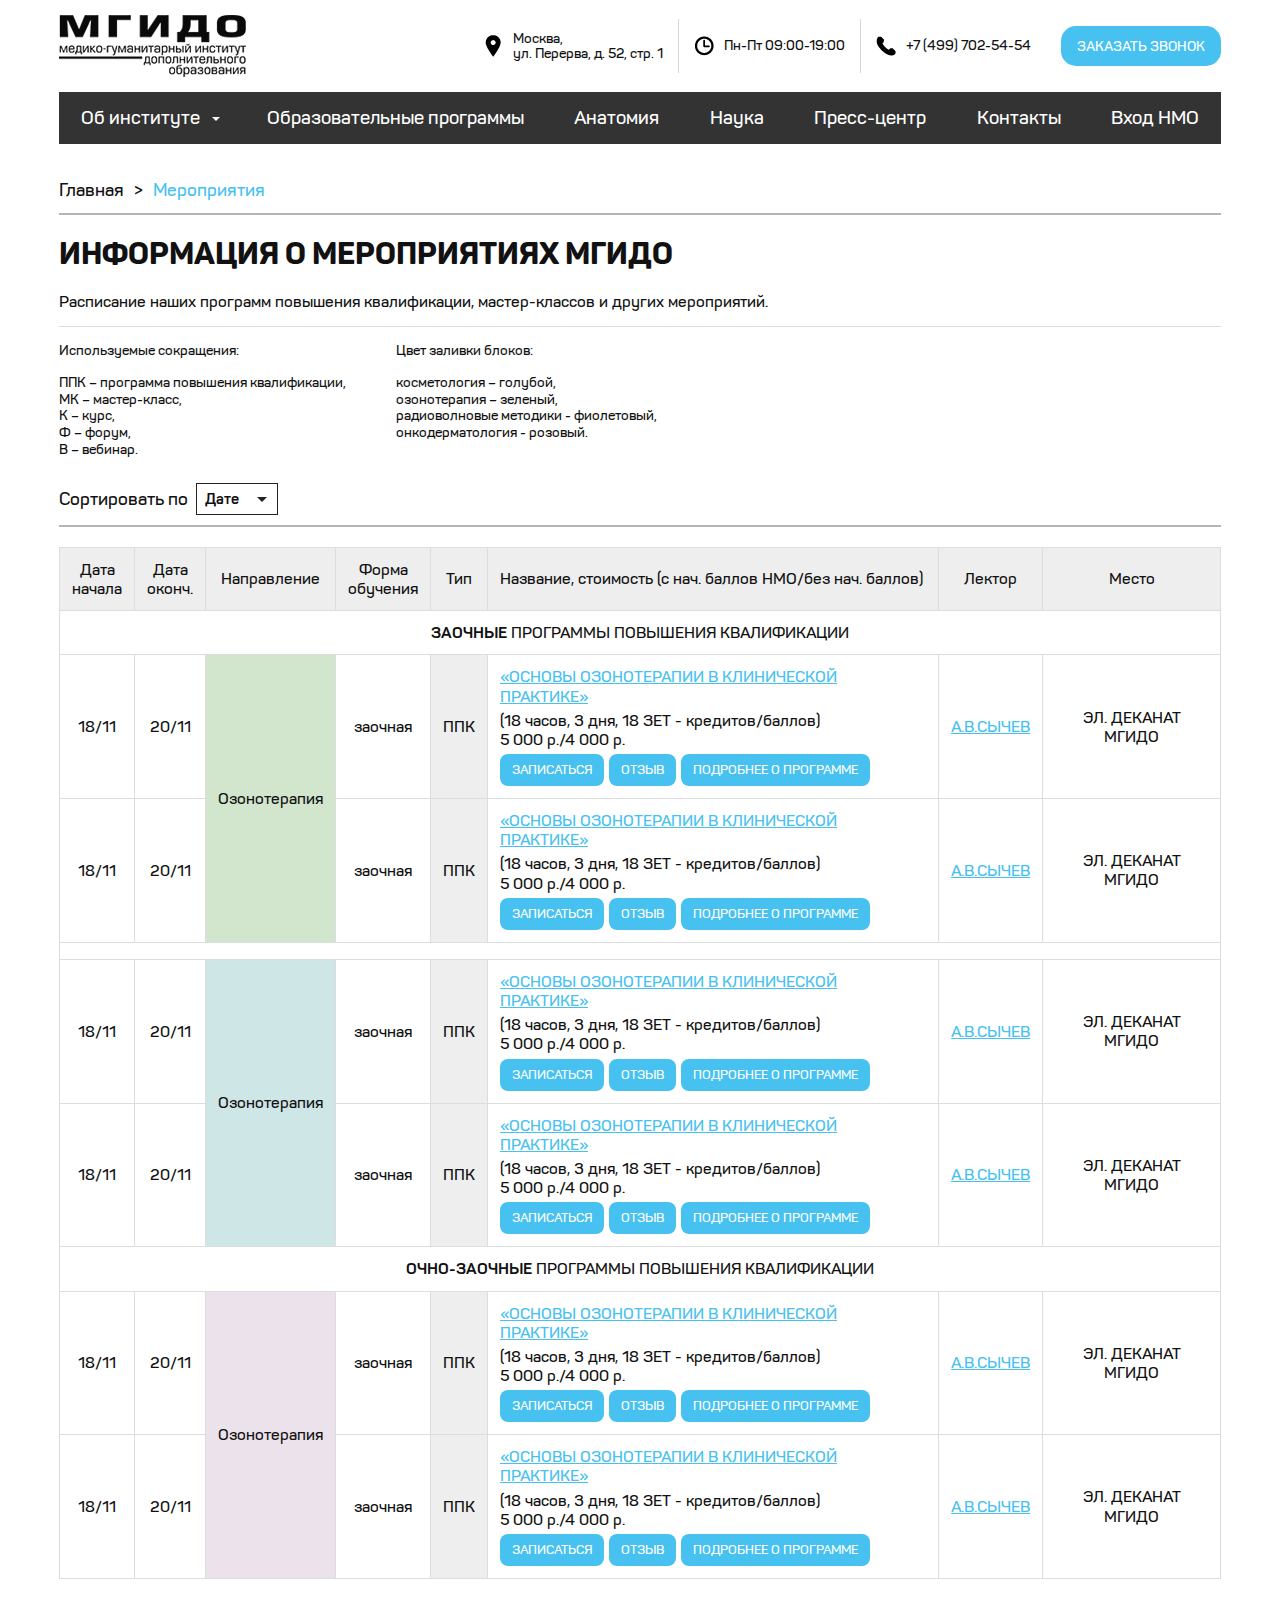
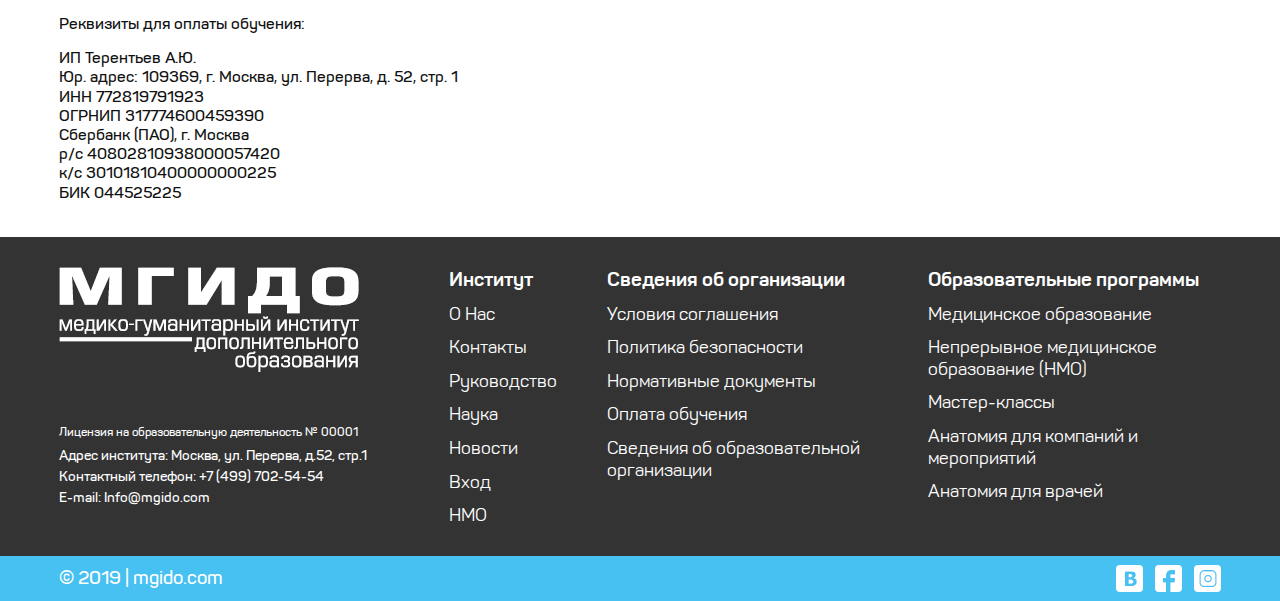
<file: schedule.htm>
<!DOCTYPE html>
<html lang="ru">
<head>
    <meta charset="utf-8">
    <title>Title</title>
    <meta name="viewport" content="width=device-width, initial-scale=1.0">

    <link rel="stylesheet" href="./css/reset.css">
    <link rel="stylesheet" href="./css/font.css">
    <link rel="stylesheet" href="./js/jquery-ui/jquery-ui.min.css">
    <link rel="stylesheet" href="./js/owl-carousel/owl.carousel.min.css">
    <link rel="stylesheet" href="./css/perfect-scrollbar.css">
    <link rel="stylesheet" href="./js/colorbox/colorbox.css">
    <link rel="stylesheet" href="./css/style.css">
    <link rel="stylesheet" href="./css/tablet.css">
    <link rel="stylesheet" href="./css/mobile.css">

    <script src="./js/jquery-3.1.1.min.js"></script>
    <script src="./js/jquery-ui/jquery-ui.min.js"></script>
    <script src="./js/owl-carousel/owl.carousel.min.js"></script>
    <script src="./js/perfect-scrollbar.min.js"></script>
    <script src="./js/chosen.jquery.min.js"></script>
    <script src="./js/colorbox/jquery.colorbox-min.js"></script>
    <script src="./js/helpers.js"></script>
    <script src="./js/js.js"></script>
</head>
<body>

<div id="wrapper">

    <div id="header">

        <div class="header-block">
            <div class="header">
                <div class="inner container flex flex-middle">
                    <div class="menu-link-and-logo flex flex-middle">
                        <div class="only-tablet-or-mobile">
                            <a href="#" class="menu-link" data-mobile-menu-toggle>
                                <span></span>
                                <span></span>
                                <span></span>
                            </a>
                        </div>
                        <a href="#" class="logo">
                            <img src="./img/logo.png" alt="">
                        </a>
                    </div>
                    <div class="contacts flex flex-middle">
                        <div class="items flex only-desktop">
                            <div class="item item-address flex flex-middle">
                                Москва,<br>
                                ул. Перерва, д. 52, стр. 1
                            </div>
                            <div class="item item-work-time flex flex-middle">
                                Пн-Пт 09:00-19:00
                            </div>
                            <div class="item item-phone flex flex-middle">
                                +7 (499) 702-54-54
                            </div>
                        </div>
                        <div class="call-me only-desktop-or-tablet">
                            <a href="#" data-ui-dialog-link="call-me-form">ЗАКАЗАТЬ ЗВОНОК</a>
                        </div>
                    </div>
                </div>
            </div>
            <div class="menu only-desktop">
                <div class="inner container">
                    <ul class="flex">
                        <li class="dropdown">
                            <a href="#" class="toggle">Об институте</a>
                            <ul>
                                <li><a href="#">Информация о МГИДО</a></li>
                                <li><a href="#">История создания</a></li>
                                <li><a href="#">Документы</a></li>
                            </ul>
                        </li>
                        <li><a href="#">Образовательные программы</a></li>
                        <li><a href="#">Анатомия</a></li>
                        <li><a href="#">Наука</a></li>
                        <li><a href="#">Пресс-центр</a></li>
                        <li><a href="#">Контакты</a></li>
                        <li><a href="#">Вход НМО</a></li>
                    </ul>
                </div>
            </div>
            <div class="mobile-menu" data-mobile-menu>
                <a href="#" class="close" data-mobile-menu-toggle>Закрыть</a>

                <div class="container">
                    <div class="links">
                        <ul>
                            <li class="dropdown">
                                <a href="#" class="toggle">Об институте</a>
                                <ul>
                                    <li><a href="#">Информация о МГИДО</a></li>
                                    <li><a href="#">История создания</a></li>
                                    <li><a href="#">Документы</a></li>
                                </ul>
                            </li>
                            <li><a href="#">Образовательные программы</a></li>
                            <li><a href="#">Анатомия</a></li>
                            <li><a href="#">Наука</a></li>
                            <li><a href="#">Пресс-центр</a></li>
                            <li><a href="#">Контакты</a></li>
                            <li><a href="#">Вход НМО</a></li>
                        </ul>
                    </div>

                    <div class="only-mobile">
                        <div class="call-me">
                            <a href="#" data-ui-dialog-link="call-me-form">Обратный звонок</a>
                        </div>
                    </div>

                    <div class="contacts">
                        <div class="items">
                            <div class="item item-address flex flex-middle">
                                Москва,<br>
                                ул. Перерва, д. 52, стр. 1
                            </div>
                            <div class="item item-work-time flex flex-middle">
                                Пн-Пт 09:00-19:00
                            </div>
                            <div class="item item-phone flex flex-middle">
                                +7 (499) 702-54-54
                            </div>
                        </div>
                    </div>
                </div>
            </div>
        </div>

    </div>

    <div id="center">

        <div class="container">
            <div class="breadcrumb">
                <ul>
                    <li><a href="#">Главная</a></li>
                    <li>Мероприятия</li>
                </ul>
            </div>

            <h1>ИНФОРМАЦИЯ О МЕРОПРИЯТИЯХ МГИДО</h1>
        </div>

        <div class="schedule-info-block">
            <div class="container">
                <div class="text html-text">
                    Расписание наших программ повышения квалификации, мастер-классов и других мероприятий.
                </div>
                <div class="info flex flex-left">
                    <div class="item">
                        <p>Используемые сокращения:</p>
                        <p>
                            ППК – программа повышения квалификации,<br>
                            МК – мастер-класс,<br>
                            К – курс,<br>
                            Ф – форум,<br>
                            В – вебинар.
                        </p>
                    </div>
                    <div class="item">
                        <p>Цвет заливки блоков:</p>
                        <p>
                            косметология – голубой,<br>
                            озонотерапия – зеленый,<br>
                            радиоволновые методики - фиолетовый,<br>
                            онкодерматология - розовый.
                        </p>
                    </div>
                </div>
            </div>
        </div>

        <div class="schedule-filters-block">
            <div class="container">
                <form action="#" class="filters-form">
                    <div class="form-inner flex flex-left flex-middle">
                        <div class="form-group flex flex-middle">
                            <label for="#">Сортировать по</label>
                            <select name="sort">
                                <option value="date">Дате</option>
                                <option value="subject">Теме</option>
                                <option value="type">Форме обучения</option>
                            </select>
                        </div>
                    </div>
                </form>
            </div>
        </div>

        <div class="schedule-block">
            <div class="container">
                <div class="table">
                    <table>
                        <thead>
                        <tr>
                            <th>Дата<br>начала</th>
                            <th>Дата<br>оконч.</th>
                            <th>Направление</th>
                            <th>Форма<br>обучения</th>
                            <th>Тип</th>
                            <th class="col-name">Название, стоимость (с нач. баллов НМО/без нач. баллов)</th>
                            <th>Лектор</th>
                            <th>Место</th>
                        </tr>
                        </thead>
                        <tbody>
                        <tr>
                            <td colspan="8"><b>ЗАОЧНЫЕ</b> ПРОГРАММЫ ПОВЫШЕНИЯ КВАЛИФИКАЦИИ</td>
                        </tr>
                        <tr>
                            <td>18/11</td>
                            <td>20/11</td>
                            <td rowspan="2" class="td-green">Озонотерапия</td>
                            <td>заочная</td>
                            <td class="td-grey">ППК</td>
                            <td class="col-name">
                                <div class="name">
                                    <a href="#">«ОСНОВЫ ОЗОНОТЕРАПИИ В КЛИНИЧЕСКОЙ ПРАКТИКЕ»</a>
                                </div>
                                <div class="duration">(18 часов, 3 дня, 18 ЗЕТ - кредитов/баллов)</div>
                                <div class="price">5 000 р./4 000 р.</div>
                                <div class="links flex flex-left flex-nowrap">
                                    <a href="#" class="button" data-ui-dialog-link="order-form"
                                       data-order-name="ОСНОВЫ ОЗОНОТЕРАПИИ В КЛИНИЧЕСКОЙ ПРАКТИКЕ">Записаться</a>
                                    <a href="#" class="button" data-ui-dialog-link="review-form">Отзыв</a>
                                    <a href="#" class="button">Подробнее о программе</a>
                                </div>
                            </td>
                            <td>
                                <a href="#">А.В.СЫЧЕВ</a>
                            </td>
                            <td>ЭЛ. ДЕКАНАТ МГИДО</td>
                        </tr>
                        <tr>
                            <td>18/11</td>
                            <td>20/11</td>
                            <td>заочная</td>
                            <td class="td-grey">ППК</td>
                            <td class="col-name">
                                <div class="name">
                                    <a href="#">«ОСНОВЫ ОЗОНОТЕРАПИИ В КЛИНИЧЕСКОЙ ПРАКТИКЕ»</a>
                                </div>
                                <div class="duration">(18 часов, 3 дня, 18 ЗЕТ - кредитов/баллов)</div>
                                <div class="price">5 000 р./4 000 р.</div>
                                <div class="links flex flex-left flex-nowrap">
                                    <a href="#" class="button" data-ui-dialog-link="order-form"
                                       data-order-name="ОСНОВЫ ОЗОНОТЕРАПИИ В КЛИНИЧЕСКОЙ ПРАКТИКЕ">Записаться</a>
                                    <a href="#" class="button" data-ui-dialog-link="review-form">Отзыв</a>
                                    <a href="#" class="button">Подробнее о программе</a>
                                </div>
                            </td>
                            <td>
                                <a href="#">А.В.СЫЧЕВ</a>
                            </td>
                            <td>ЭЛ. ДЕКАНАТ МГИДО</td>
                        </tr>
                        <tr class="empty">
                            <td colspan="8"></td>
                        </tr>
                        <tr>
                            <td>18/11</td>
                            <td>20/11</td>
                            <td rowspan="2" class="td-blue">Озонотерапия</td>
                            <td>заочная</td>
                            <td class="td-grey">ППК</td>
                            <td class="col-name">
                                <div class="name">
                                    <a href="#">«ОСНОВЫ ОЗОНОТЕРАПИИ В КЛИНИЧЕСКОЙ ПРАКТИКЕ»</a>
                                </div>
                                <div class="duration">(18 часов, 3 дня, 18 ЗЕТ - кредитов/баллов)</div>
                                <div class="price">5 000 р./4 000 р.</div>
                                <div class="links flex flex-left flex-nowrap">
                                    <a href="#" class="button" data-ui-dialog-link="order-form"
                                       data-order-name="ОСНОВЫ ОЗОНОТЕРАПИИ В КЛИНИЧЕСКОЙ ПРАКТИКЕ">Записаться</a>
                                    <a href="#" class="button" data-ui-dialog-link="review-form">Отзыв</a>
                                    <a href="#" class="button">Подробнее о программе</a>
                                </div>
                            </td>
                            <td>
                                <a href="#">А.В.СЫЧЕВ</a>
                            </td>
                            <td>ЭЛ. ДЕКАНАТ МГИДО</td>
                        </tr>
                        <tr>
                            <td>18/11</td>
                            <td>20/11</td>
                            <td>заочная</td>
                            <td class="td-grey">ППК</td>
                            <td class="col-name">
                                <div class="name">
                                    <a href="#">«ОСНОВЫ ОЗОНОТЕРАПИИ В КЛИНИЧЕСКОЙ ПРАКТИКЕ»</a>
                                </div>
                                <div class="duration">(18 часов, 3 дня, 18 ЗЕТ - кредитов/баллов)</div>
                                <div class="price">5 000 р./4 000 р.</div>
                                <div class="links flex flex-left flex-nowrap">
                                    <a href="#" class="button" data-ui-dialog-link="order-form"
                                       data-order-name="ОСНОВЫ ОЗОНОТЕРАПИИ В КЛИНИЧЕСКОЙ ПРАКТИКЕ">Записаться</a>
                                    <a href="#" class="button" data-ui-dialog-link="review-form">Отзыв</a>
                                    <a href="#" class="button">Подробнее о программе</a>
                                </div>
                            </td>
                            <td>
                                <a href="#">А.В.СЫЧЕВ</a>
                            </td>
                            <td>ЭЛ. ДЕКАНАТ МГИДО</td>
                        </tr>
                        <tr>
                            <td colspan="8"><b>ОЧНО-ЗАОЧНЫЕ</b> ПРОГРАММЫ ПОВЫШЕНИЯ КВАЛИФИКАЦИИ</td>
                        </tr>
                        <tr>
                            <td>18/11</td>
                            <td>20/11</td>
                            <td rowspan="2" class="td-pink">Озонотерапия</td>
                            <td>заочная</td>
                            <td class="td-grey">ППК</td>
                            <td class="col-name">
                                <div class="name">
                                    <a href="#">«ОСНОВЫ ОЗОНОТЕРАПИИ В КЛИНИЧЕСКОЙ ПРАКТИКЕ»</a>
                                </div>
                                <div class="duration">(18 часов, 3 дня, 18 ЗЕТ - кредитов/баллов)</div>
                                <div class="price">5 000 р./4 000 р.</div>
                                <div class="links flex flex-left flex-nowrap">
                                    <a href="#" class="button" data-ui-dialog-link="order-form"
                                       data-order-name="ОСНОВЫ ОЗОНОТЕРАПИИ В КЛИНИЧЕСКОЙ ПРАКТИКЕ">Записаться</a>
                                    <a href="#" class="button" data-ui-dialog-link="review-form">Отзыв</a>
                                    <a href="#" class="button">Подробнее о программе</a>
                                </div>
                            </td>
                            <td>
                                <a href="#">А.В.СЫЧЕВ</a>
                            </td>
                            <td>ЭЛ. ДЕКАНАТ МГИДО</td>
                        </tr>
                        <tr>
                            <td>18/11</td>
                            <td>20/11</td>
                            <td>заочная</td>
                            <td class="td-grey">ППК</td>
                            <td class="col-name">
                                <div class="name">
                                    <a href="#">«ОСНОВЫ ОЗОНОТЕРАПИИ В КЛИНИЧЕСКОЙ ПРАКТИКЕ»</a>
                                </div>
                                <div class="duration">(18 часов, 3 дня, 18 ЗЕТ - кредитов/баллов)</div>
                                <div class="price">5 000 р./4 000 р.</div>
                                <div class="links flex flex-left flex-nowrap">
                                    <a href="#" class="button" data-ui-dialog-link="order-form"
                                       data-order-name="ОСНОВЫ ОЗОНОТЕРАПИИ В КЛИНИЧЕСКОЙ ПРАКТИКЕ">Записаться</a>
                                    <a href="#" class="button" data-ui-dialog-link="review-form">Отзыв</a>
                                    <a href="#" class="button">Подробнее о программе</a>
                                </div>
                            </td>
                            <td>
                                <a href="#">А.В.СЫЧЕВ</a>
                            </td>
                            <td>ЭЛ. ДЕКАНАТ МГИДО</td>
                        </tr>
                        </tbody>
                    </table>
                </div>
            </div>
        </div>

        <div class="block-margin-35">
            <div class="container">
                <div class="html-text">
                    <p>Реквизиты для оплаты обучения:</p>
                    <p>
                        ИП Терентьев А.Ю. <br>
                        Юр. адрес: 109369, г. Москва, ул. Перерва, д. 52, стр. 1<br>
                        ИНН 772819791923<br>
                        ОГРНИП 317774600459390<br>
                        Сбербанк (ПАО), г. Москва<br>
                        р/с 40802810938000057420<br>
                        к/с 30101810400000000225<br>
                        БИК 044525225
                    </p>
                </div>
            </div>
        </div>

    </div>

    <div id="footer">
        <div class="footer-block">
            <div class="header">
                <div class="container inner flex flex-nowrap">
                    <div class="logo-and-info">
                        <a href="#" class="logo">
                            <img src="./img/logo-footer.png" alt="">
                        </a>
                        <div class="info">
                            <div class="license">
                                Лицензия на образовательную деятельность № 00001
                            </div>
                            <div class="contacts">
                                Адрес института: Москва, ул. Перерва, д.52, стр.1<br>
                                Контактный телефон: +7 (499) 702-54-54<br>
                                E-mail: Info@mgido.com
                            </div>
                        </div>
                    </div>
                    <div class="menu flex flex-nowrap">
                        <div class="item">
                            <div class="name">Институт</div>
                            <ul>
                                <li><a href="#">О Нас</a></li>
                                <li><a href="#">Контакты</a></li>
                                <li><a href="#">Руководство</a></li>
                                <li><a href="#">Наука</a></li>
                                <li><a href="#">Новости</a></li>
                                <li><a href="#">Вход</a></li>
                                <li><a href="#">НМО</a></li>
                            </ul>
                        </div>
                        <div class="item">
                            <div class="name">Сведения об организации</div>
                            <ul>
                                <li><a href="#">Условия соглашения</a></li>
                                <li><a href="#">Политика безопасности</a></li>
                                <li><a href="#">Нормативные документы</a></li>
                                <li><a href="#">Оплата обучения</a></li>
                                <li><a href="#">Сведения об образовательной организации</a></li>
                            </ul>
                        </div>
                        <div class="item">
                            <div class="name">Образовательные программы</div>
                            <ul>
                                <li><a href="#">Медицинское образование</a></li>
                                <li><a href="#">Непрерывное медицинское образование (НМО)</a></li>
                                <li><a href="#">Мастер-классы</a></li>
                                <li><a href="#">Анатомия для компаний и мероприятий</a></li>
                                <li><a href="#">Анатомия для врачей</a></li>
                            </ul>
                        </div>
                    </div>
                </div>
            </div>
            <div class="footer">
                <div class="container flex flex-middle">
                    <div class="copyright">© 2019 | mgido.com</div>
                    <div class="social-networks flex">
                        <a href="#" target="_blank" class="item item-vk">vk</a>
                        <a href="#" target="_blank" class="item item-fb">fb</a>
                        <a href="#" target="_blank" class="item item-instagram">instagram</a>
                    </div>
                </div>
            </div>
        </div>
    </div>

</div>


<div data-ui-dialog="call-me-form"
     data-ui-dialog-width="450"
     data-ui-dialog-title="Обратный звонок"
>
    <form action="#" class="call-me-form">
        <div class="form-group">
            <input type="text" name="name" placeholder="Имя">
        </div>
        <div class="form-group">
            <input type="text" name="phone" placeholder="Телефон">
        </div>
        <div class="form-group">
            <button type="submit">Отправить</button>
        </div>
    </form>
</div>

<div data-ui-dialog="order-form"
     data-ui-dialog-width="450"
     data-ui-dialog-title="Записаться на обучение"
>
    <form action="#" class="call-me-form">
        <input type="hidden" name="order_name">
        <div class="form-inner">
            <div class="form-group">
                <input type="text" name="name" placeholder="Имя">
            </div>
            <div class="form-group">
                <input type="text" name="phone" placeholder="Телефон">
            </div>
            <div class="form-group">
                <button type="submit">Отправить</button>
            </div>
        </div>
    </form>
</div>

<div data-ui-dialog="review-form"
     data-ui-dialog-width="450"
     data-ui-dialog-title="Оставить отзыв"
>
    <form action="#" class="call-me-form">
        <div class="form-inner">
            <div class="form-group">
                <input type="text" name="name" placeholder="Имя">
            </div>
            <div class="form-group">
                <input type="text" name="phone" placeholder="Телефон">
            </div>
            <div class="form-group">
                <textarea name="comment" placeholder="Текст отзыва" rows="5"></textarea>
            </div>
            <div class="form-group">
                <button type="submit">Отправить</button>
            </div>
        </div>
    </form>
</div>

</body>
</html>
</file>
<file: css/font.css>
@font-face {
    font-family: 'Panton';
    src: local('Panton Bold'), local('Panton-Bold'),
    url([data-uri]) format('woff2'),
    url([data-uri]) format('woff');
    font-weight: bold;
    font-style: normal;
}
@font-face {
    font-family: 'Panton';
    src: local('Panton Regular'), local('Panton-Regular'),
    url([data-uri]) format('woff2'),
    url([data-uri]) format('woff');
    font-weight: normal;
    font-style: normal;
}
@font-face {
    font-family: 'Panton';
    src: local('Panton  SemiBold'), local('Panton-SemiBold'),
    url([data-uri]) format('woff2'),
    url([data-uri]) format('woff');
    font-weight: 500;
    font-style: normal;
}
@font-face {
    font-family: 'Panton';
    src: local('Panton ExtraBold'), local('Panton-ExtraBold'),
    url([data-uri]) format('woff2'),
    url([data-uri]) format('woff');
    font-weight: 800;
    font-style: normal;
}
</file>
<file: css/perfect-scrollbar.css>
/*
 * Container style
 */
.ps {
    overflow: hidden !important;
    overflow-anchor: none;
    -ms-overflow-style: none;
    touch-action: auto;
    -ms-touch-action: auto;
}

/*
 * Scrollbar rail styles
 */
.ps__rail-x {
    display: none;


    height: 18px;
    /* there must be 'bottom' or 'top' for ps__rail-x */
    bottom: 0px;
    /* please don't change 'position' */
    position: absolute;
}

.ps__rail-y {
    display: none;

    width: 18px;
    /* there must be 'right' or 'left' for ps__rail-y */
    right: 0;
    /* please don't change 'position' */
    position: absolute;

    background: #cecece;
}

.ps--active-x > .ps__rail-x,
.ps--active-y > .ps__rail-y {
    display: block;
    /*background-color: transparent;*/
}

.ps:hover > .ps__rail-x,
.ps:hover > .ps__rail-y,
.ps--focus > .ps__rail-x,
.ps--focus > .ps__rail-y,
.ps--scrolling-x > .ps__rail-x,
.ps--scrolling-y > .ps__rail-y {

}

.ps .ps__rail-x:hover,
.ps .ps__rail-y:hover,
.ps .ps__rail-x:focus,
.ps .ps__rail-y:focus,
.ps .ps__rail-x.ps--clicking,
.ps .ps__rail-y.ps--clicking {
    /*background-color: #eee;*/

}

/*
 * Scrollbar thumb styles
 */
.ps__thumb-x {
    background-color: #aaa;
    border-radius: 6px;
    transition: background-color .2s linear, height .2s ease-in-out;
    -webkit-transition: background-color .2s linear, height .2s ease-in-out;
    height: 6px;
    /* there must be 'bottom' for ps__thumb-x */
    bottom: 2px;
    /* please don't change 'position' */
    position: absolute;
}

.ps__thumb-y {
    background-color: #aaa;
    border-radius: 100px;

    width: 11px;
    /* there must be 'right' for ps__thumb-y */
    right: 3px;
    /* please don't change 'position' */
    position: absolute;


}




/* MS supports */
@supports (-ms-overflow-style: none) {
    .ps {
        overflow: auto !important;
    }
}

@media screen and (-ms-high-contrast: active), (-ms-high-contrast: none) {
    .ps {
        overflow: auto !important;
    }
}
</file>
<file: js/colorbox/colorbox.css>
/*
    Colorbox Core Style:
    The following CSS is consistent between example themes and should not be altered.
*/
#colorbox, #cboxOverlay, #cboxWrapper{position:absolute; top:0; left:0; z-index:9999; overflow:hidden; -webkit-transform: translate3d(0,0,0);}
#cboxWrapper {max-width:none;}
#cboxOverlay{position:fixed; width:100%; height:100%;}
#cboxMiddleLeft, #cboxBottomLeft{clear:left;}
#cboxContent{position:relative;}
#cboxLoadedContent{overflow:auto; -webkit-overflow-scrolling: touch;}
#cboxTitle{margin:0;}
#cboxLoadingOverlay, #cboxLoadingGraphic{position:absolute; top:0; left:0; width:100%; height:100%;}
#cboxPrevious, #cboxNext, #cboxClose, #cboxSlideshow{cursor:pointer;}
.cboxPhoto{float:left; margin:auto; border:0; display:block; max-width:none; -ms-interpolation-mode:bicubic;}
.cboxIframe{width:100%; height:100%; display:block; border:0; padding:0; margin:0;}
#colorbox, #cboxContent, #cboxLoadedContent{box-sizing:content-box; -moz-box-sizing:content-box; -webkit-box-sizing:content-box;}

/* 
    User Style:
    Change the following styles to modify the appearance of Colorbox.  They are
    ordered & tabbed in a way that represents the nesting of the generated HTML.
*/
#cboxOverlay{background:#fff; opacity: 0.9; filter: alpha(opacity = 90);}
#colorbox{outline:0;}
    #cboxContent{margin-top:32px; overflow:visible; background:#000;}
        .cboxIframe{background:#fff;}
        #cboxError{padding:50px; border:1px solid #ccc;}
        #cboxLoadedContent{background:#000; padding:1px;}
        #cboxLoadingGraphic{background:url(images/loading.gif) no-repeat center center;}
        #cboxLoadingOverlay{background:#000;}
        #cboxTitle{position:absolute; top:-22px; left:0; color:#000;}
        #cboxCurrent{position:absolute; top:-22px; right:205px; text-indent:-9999px;}

        /* these elements are buttons, and may need to have additional styles reset to avoid unwanted base styles */
        #cboxPrevious, #cboxNext, #cboxSlideshow, #cboxClose {border:0; padding:0; margin:0; overflow:visible; text-indent:-9999px; width:20px; height:20px; position:absolute; top:-20px; background:url(images/controls.png) no-repeat 0 0;}
        
        /* avoid outlines on :active (mouseclick), but preserve outlines on :focus (tabbed navigating) */
        #cboxPrevious:active, #cboxNext:active, #cboxSlideshow:active, #cboxClose:active {outline:0;}

        #cboxPrevious{background-position:0px 0px; right:44px;}
        #cboxPrevious:hover{background-position:0px -25px;}
        #cboxNext{background-position:-25px 0px; right:22px;}
        #cboxNext:hover{background-position:-25px -25px;}
        #cboxClose{background-position:-50px 0px; right:0;}
        #cboxClose:hover{background-position:-50px -25px;}
        .cboxSlideshow_on #cboxPrevious, .cboxSlideshow_off #cboxPrevious{right:66px;}
        .cboxSlideshow_on #cboxSlideshow{background-position:-75px -25px; right:44px;}
        .cboxSlideshow_on #cboxSlideshow:hover{background-position:-100px -25px;}
        .cboxSlideshow_off #cboxSlideshow{background-position:-100px 0px; right:44px;}
        .cboxSlideshow_off #cboxSlideshow:hover{background-position:-75px -25px;}
</file>
<file: css/style.css>
html body {
    background: #fff;
    color: #111;
    font-family: Panton, Arial, sans-serif;
    font-weight: 500;
    font-size: 14px;
    line-height: 1.2;
    margin: 0;
    padding: 0;
}
.container {
    width: 1162px;
    margin: 0 auto;
}

.only-desktop {
    display: block;
}
.only-table {
    display: none;
}
.only-mobile {
    display: none;
}

.only-tablet-or-mobile {
    display: none;
}
.only-desktop-or-tablet {
    display: block;
}

h1 {
    margin: 0 0 20px;
    font-size: 31px;
    text-transform: uppercase;
    font-weight: 800;
}
h2, .h2 {
    font-size: 24px;
    font-weight: 800;
    margin: 20px 0;
    text-transform: uppercase;
}
h2:first-child, .h2:first-child {
    margin-top: 0;
}
h2:last-child, .h2:last-child {
    margin-bottom: 0;
}
h3, .h3 {
    font-size: 20px;
    font-weight: 800;
    margin: 20px 0;
    text-transform: uppercase;
}
h3:first-child, .h3:first-child {
    margin-top: 0;
}
h3:last-child, .h3:last-child {
    margin-bottom: 0;
}
a {
    outline: none !important;
    text-decoration: underline;
}
p {
    margin-bottom: 15px;
}
p:last-child {
    margin-bottom: 0;
}
.clearfix:after {
    content: '';
    clear: both;
    display: table;
}

b, strong {
    font-weight: bold;
}

.html-text {
    font-size: 16px;
}
.html-text:after {
    content: '';
    clear: both;
    display: table;
}

.html-text .image-left {
    float: left;
    padding: 0 30px 30px 0;
}
.html-text .image-left img {
    display: block;
}

.html-text .image-right {
    float: right;
    padding: 0 0 35px 40px;
}
.html-text .image-right img {
    display: block;
}

.html-text a {
    text-decoration: none;
    border-bottom: 1px dashed;
}
.html-text a:hover {
    color: #05aef0;
}

.html-text li {
    margin-bottom: 8px;
    position: relative;
    left: 1em;
    padding-right: 1em;
}
.html-text li:last-child {
    margin-bottom: 0;
}


.html-text ul {
    list-style: none;
    margin: 0 0 15px 1em;
}
.html-text ul:last-child {
    margin-bottom: 0;
}
.html-text ul > li:before {
    content: "\2022";
    color: #05aef0;
    font-weight: bold;
    display: inline-block;
    width: 1em;
    margin-left: -1em;
    font-size: 19px;
    text-align: center;
    padding-right: 5px;
}
.html-text li > ul {
    margin-top: 8px !important;
    margin-left: 15px !important;
}

.html-text ol {
    list-style: none;
    margin: 0 0 15px 1em;
}
.html-text ol:last-child {
    margin-bottom: 0;
}
.html-text ol > li {
    counter-increment: li;
}
.html-text ol > li:before {
    content: counter(li);
    color: #05aef0;
    display: inline-block;
    width: 1em;
    margin-left: -1em;
    position: relative;
    left: -3px;
    font-weight: 500;
    text-align: center;
    padding-right: 5px;
}

.html-text ol[type] {
    margin: 0;
    padding: 0;
    counter-reset: list;
}
.html-text ol[type="a"] > li:before {
    counter-increment: list;
    content: counter(list, lower-alpha);
    color: #05aef0;
}
.html-text ol[type="i"] > li:before {
    counter-increment: list;
    content: counter(list, lower-roman);
    color: #05aef0;
}
.html-text ol[type="I"] > li:before {
    counter-increment: list;
    content: counter(list, upper-roman);
    color: #05aef0;
}

.html-text li > ol {
    margin-top: 8px !important;
    margin-left: 15px !important;
}

.shadow {
    -webkit-box-shadow: 0 0 6px 1px #999;
    box-shadow: 0 0 6px 1px #999;
}

.flex {
    display: flex;
    flex-wrap: wrap;
    justify-content: space-between;
}
.flex-center {
    display: flex;
    flex-wrap: wrap;
    justify-content: center;
}
.flex-left {
    display: flex;
    flex-wrap: wrap;
    justify-content: flex-start;
}
.flex-right {
    display: flex;
    flex-wrap: wrap;
    justify-content: flex-end;
}
.flex-middle {
    display: flex;
    flex-wrap: wrap;
    align-items: center;
}
.flex-top {
    display: flex;
    flex-wrap: wrap;
    align-items: flex-start;
}
.flex-bottom {
    display: flex;
    flex-wrap: wrap;
    align-items: flex-end;
}
.flex-nowrap {
    flex-wrap: nowrap;
}
.flex-column {
    flex-direction: column;
}

.form-group {
    margin-bottom: 24px;
}
.form-group:last-child {
    margin-bottom: 0;
}

input[type="text"] {
    -webkit-box-sizing: border-box;
    -moz-box-sizing: border-box;
    box-sizing: border-box;

    height: 46px;
    padding: 0 14px;
    font-family: Panton, Arial, sans-serif;
    font-size: 17px;
    font-weight: 500;
    border-radius: 0;
    background: #f5f5f5;
    border: none;
    width: 100%;
}
input[type="text"]::placeholder {
    color: #111;
}

textarea {
    -webkit-box-sizing: border-box;
    -moz-box-sizing: border-box;
    box-sizing: border-box;

    padding: 14px;
    font-family: Panton, Arial, sans-serif;
    font-weight: 500;
    background: #f5f5f5;
    width: 100%;
    border: none;
    font-size: 17px;
    color: #111111;
}
textarea::placeholder {
    color: #111111;
}

input[type="checkbox"] {
    display: none;
}
input[type="checkbox"] + label {
    position: relative;
    font-size: 17px;
    padding-left: 40px;
    display: block;
}
input[type="checkbox"] + label:after {
    content: '';
    position: absolute;
    left: 0;
    top: -5px;
    width: 30px;
    height: 30px;
    background: url(../img/img.png) 0 -30px;
}
input[type="checkbox"]:checked + label:after {
    background-position: -30px -30px;
}

button {
    background: #46c1f0;
    color: #ffffff;
    text-decoration: none;
    height: 42px;
    line-height: 42px;
    padding: 0 20px;
    text-transform: uppercase;
    border-radius: 20px;
    font-size: 15px;
    border: none;
    font-family: Panton, Arial, sans-serif;
    font-weight: 500;
}
.button {
    background: #46c1f0;
    color: #ffffff;
    text-decoration: none;
    line-height: 42px;
    padding: 0 20px;
    text-transform: uppercase;
    border-radius: 20px;
    font-size: 15px;
    border: none;
    font-family: Panton, Arial, sans-serif;
    font-weight: 500;
    display: inline-block;
}

button:hover,
.button:hover {
    background: #2faede;
}

.button-white {
    background: #fff;
    color: #46c1f0;
}
.button-white:hover {
    background: #fff;
}

input, select, a, span, textarea, button {
    outline: none !important;
}

a {
    color: #111111;
    text-decoration: none;
}

[data-ui-dialog] {
    display: none;
}

.header-block .logo img {
    display: block;
}
.header-block .header {
    padding: 15px 0;
}
.header-block .contacts .item {
    position: relative;
    padding: 12px 15px 12px 35px;
    margin-left: 10px;
    border-right: 1px solid #d7d7d7;
    line-height: 1.1;
}
.header-block .contacts .item:after {
    content: '';
    position: absolute;
    left: 0;
    top: 50%;
    margin-top: -15px;
    background: url(../img/img.png);
    width: 30px;
    height: 30px;
}
.header-block .contacts .item:first-child {
    margin-left: 0;
}
.header-block .contacts .item:last-child {
    border: none;
    margin-right: 0;
    padding-right: 0;
}
.header-block .contacts .item-work-time:after {
    content: '';
    background-position: -30px 0;
}
.header-block .contacts .item-phone:after {
    content: '';
    background-position: -60px 0;
}
.header-block .call-me {
    margin-left: 30px;
}
.header-block .call-me a {
    display: block;
    background: #46c1f0;
    color: #ffffff;
    text-decoration: none;
    line-height: 40px;
    padding: 0 16px;
    text-transform: uppercase;
    border-radius: 15px;
    font-size: 14px;
}
.header-block .call-me a:hover {
    background: #2faede;
}

.header-block .menu .inner {
    background: #333333;
}
.header-block .menu li {
    position: relative;
}
.header-block .menu a {
    color: #ffffff;
    font-size: 19px;
    text-decoration: none;
    display: block;
    padding: 0 22px;
}
.header-block .menu .inner > ul > li > a {
    line-height: 52px;
    position: relative;
}
.header-block .menu .inner > ul > li > a:hover {
    background: #4c4a4a;
}
.header-block .menu li ul {
    position: absolute;
    left: 0;
    top: 100%;
    z-index: 10;
    background: #eee;
    padding: 10px 0;

    display: none;
}
.header-block .menu li li a {
    color: #111111;
    font-size: 16px;
    padding-top: 5px;
    padding-bottom: 5px;
    white-space: nowrap;
}
.header-block .menu li li a:hover {
    background: #ccc;
}

.header-block .menu a.toggle {
    padding-right: 38px;
}
.header-block .menu a.toggle:after {
    top: 50%;
    left: 100%;
    border: solid transparent;
    content: " ";
    height: 0;
    width: 0;
    position: absolute;
    pointer-events: none;
    border-color: rgba(255, 255, 255, 0);
    border-top-color: #fff;
    border-width: 4px;
    margin-left: -26px;
    margin-top: -1px;
}

.ui-dialog {
    padding: 0;
    background: #fff;
}
.ui-dialog .ui-dialog-titlebar {
    padding: 30px;
}
.ui-dialog .ui-dialog-title {
    padding: 0;
    margin: 0 40px 0 0;
    float: none;
    width: auto;
    font-size: 22px;
    display: block;
}
.ui-dialog .ui-dialog-content {
    padding: 0 30px 30px;
}
.ui-widget-overlay {
    background: rgba(0, 0, 0, 0.4);
}
.ui-dialog .ui-dialog-titlebar-close {
    position: absolute;
    padding: 0;
    margin: 0;
    right: 27px;
    top: 27px;
    width: 30px;
    height: 30px;
    background: url(../img/img.png) -90px 0;
}

.owl-carousel .owl-dots {
    margin-top: 30px;

    display: flex;
    justify-content: center;
}
.owl-carousel .owl-dots .owl-dot {
    width: 13px;
    height: 13px;
    border-radius: 100px;
    margin-right: 8px;
    background: #ddd;
}
.owl-carousel .owl-dots .owl-dot:last-child {
    margin-right: 0;
}
.owl-carousel .owl-dots .owl-dot.active {
    background: #46c1f0;
}

.slider-block .item {
    height: 335px;
    position: relative;
}
.slider-block .item img {
    display: block;
}
.slider-block .item .info {
    position: absolute;
    right: 0;
    top: 0;
    bottom: 0;
    z-index: 1;
    color: #ffffff;

    display: flex;
    align-items: center;
    justify-content: flex-start;
    text-align: right;
}
.slider-block .item .info .text {
    padding: 30px;
    font-size: 50px;
    font-weight: normal;
}

.slider-block .owl-carousel .owl-dots {
    position: absolute;
    z-index: 5;
    bottom: 0;
    left: 0;
    right: 0;
    padding: 14px 0;
    margin: 0;

    display: flex;
    justify-content: center;
}
.slider-block .owl-carousel .owl-dots .owl-dot {
    width: 12px;
    height: 12px;
    border: 2px solid #fff;
    border-radius: 100px;
    margin-right: 5px;
    background: none;
}
.slider-block .owl-carousel .owl-dots .owl-dot:last-child {
    margin-right: 0;
}
.slider-block .owl-carousel .owl-dots .owl-dot.active {
    background: #fff;
}

.block {
    margin: 55px 0;
}
.block-margin-35 {
    margin: 35px 0;
}

.block-title {
    font-size: 31px;
    text-transform: uppercase;
    font-weight: 800;
    margin-bottom: 10px;
}
.block-title.line {
    padding-bottom: 10px;
    border-bottom: 2px solid #b5b5b5;
    margin-bottom: 20px;
}
.block-title .prefix {
    font-size: 24px;
    font-weight: 500;
}

.tabs {
    display: flex;
    justify-content: space-between;
    border-bottom: 2px solid #b5b5b5;
    margin-bottom: 25px;
}
.tabs a {
    font-size: 19px;
    color: #111111;
    text-decoration: none;
    white-space: nowrap;
    line-height: 42px;
    position: relative;
    display: block;
}
.tabs a.active:after,
.tabs a:hover:after {
    content: '';
    position: absolute;
    bottom: 0;
    left: 0;
    right: 0;
    height: 3px;
    background: #b5b5b5;
}
.tabs ul {
    display: flex;
    justify-content: flex-start;
}
.tabs li {
    margin-right: 35px;
}
.tabs li:last-child {
    margin-right: 0;
}
.tabs .more a:hover {
    text-decoration: underline;
}

[data-tab-content] {
    display: none;
}
[data-tab-content].active {
    display: block;
}
[data-tab-content].active.flex {
    display: flex;
}

.calendar-list .item {
    width: 33.33%;
    box-sizing: border-box;
    padding-right: 30px;
    margin-bottom: 30px;
    font-size: 15px;
}
.calendar-list .item .name {
    margin-bottom: 5px;
}
.calendar-list .item .name a {
    font-size: 16px;
    text-decoration: none;
    color: #111111;
    font-weight: bold;
}
.calendar-list .item .name a:hover {
    text-decoration: none;
}
.calendar-list .item .ball {
    color: #777;
    margin: 4px 0;
}
.calendar-list .item .line {
    margin: 4px 0;
    height: 1px;
    background: #ddd;
}
.calendar-list .item .duration {
    color: #777;
}
.calendar-list .item .date {
    font-size: 15px;
    width: 90px;
    height: 90px;
    min-width: 90px;
    display: flex;
    align-items: center;
    justify-content: center;
    text-align: center;
    flex-direction: column;
    background: #f6f6f6;
    border-radius: 10px;
    margin-right: 15px;

    -webkit-box-shadow: 0 0 6px 1px #999;
    box-shadow: 0 0 6px 1px #999;
}
.calendar-list .item .day {
    font-size: 24px;
    font-weight: 800;
}
.calendar-list .item .info {
    width: 100%;
    min-width: 0;
}

.news-list {
    display: flex;
    justify-content: flex-start;
    flex-wrap: wrap;
}
.news-list .item {
    width: 200px;
    border-radius: 8px;
    margin-right: 40px;
    margin-bottom: 40px;
    background: #f6f6f6;

    display: flex;
    flex-direction: column;
    justify-content: space-between;

    -webkit-box-shadow: 0 0 6px 1px #999;
    box-shadow: 0 0 6px 1px #999;
}
.news-list .item:nth-child(5n) {
    margin-right: 0;
}
.news-list .item .img img {
    display: block;
    width: 100%;
    height: auto;
    border-radius: 8px 8px 0 0;
}
.news-list .item .info {
    padding: 10px;
}
.news-list .item .text {
    font-size: 13px;
}
.news-list .item .date {
    margin-bottom: 10px;
}
.news-list .item .name {
    margin-bottom: 5px;
}
.news-list .item .name a {
    font-size: 15px;
    color: #111111;
    text-decoration: none;
    font-weight: bold;
}
.news-list .item .name a:hover {
    text-decoration: underline;
}
.news-list .item .footer {
    display: flex;
    position: relative;
    border-top: 1px solid #b5b5b5;
}
.news-list .item .more a {
    line-height: 34px;
    color: #7e6f6f;
    font-size: 12px;
    font-style: italic;
    text-decoration: none;
    position: relative;
    display: flex;
    justify-content: flex-end;
}
.news-list .item .more a:hover {
    text-decoration: underline;
}
.news-list .item .fb-share {
    display: block;
    position: absolute;
    width: 30px;
    height: 30px;
    left: 4px;
    top: 50%;
    margin-top: -16px;
    background: url(../img/img.png) -120px 0;
}
.news-list .item .fb-share-wrapper * {
    display: flex;
    height: 100% !important;
}
.news-list .item .more a .arrow {
    display: block;
    width: 34px;
    height: 34px;
    background: #47c1f1;
    border-radius: 0 0 8px 0;
    margin-left: 12px;
    position: relative;
}
.news-list .item .more a .arrow:after {
    content: '';
    width: 30px;
    height: 30px;
    position: absolute;
    left: 50%;
    top: 50%;
    margin-top: -15px;
    margin-left: -15px;
    background: url(../img/img.png) -150px 0;
}

.about-block .content {
    background: #f6f6f6;
    border-radius: 10px;

    -webkit-box-shadow: 0 0 6px 1px #999;
    box-shadow: 0 0 6px 1px #999;
}
.about-block .img {
    width: 465px;
    min-width: 465px;
}
.about-block .info {
    width: 100%;
    min-width: 0;
    padding: 30px;
}
.about-block .text {
    margin-bottom: 30px;
}
.about-block .text p {
    margin-bottom: 10px;
}
.about-block .text p:last-child {
    margin-bottom: 0;
}
.about-block .img img {
    display: block;
    width: 100%;
    height: 100%;
    border-radius: 10px 0 0 10px;
}
.about-block .signature img {
    display: block;
}
.about-block .author {
    max-width: 280px;
}
.about-block .author .name {
    font-size: 18px;
    font-weight: bold;
    margin-bottom: 4px;
}
.about-block .links {
    margin-top: 25px;
}
.about-block .links a {
    margin-right: 25px;
}
.about-block .links a:last-child {
    margin-right: 0;
}

.partners-list {
    display: flex;
    justify-content: flex-start;
    flex-wrap: wrap;
}
.partners-list .item {
    width: 16.666%;
    box-sizing: border-box;
    padding: 0 15px;
}
.partners-list .item .img {
    margin-bottom: 10px;
}
.partners-list .item .img img {
    display: block;
    margin: 0 auto;
}
.partners-list .item .name {
    font-size: 11px;
    text-align: center;
}
.partners-list .item:nth-child(odd) .name {
    color: #007386;
}

.mb-test-block .inner {
    border-radius: 10px;
    background: #47c1f1;
    color: #ffffff;
    padding: 18px 22px 22px;

    -webkit-box-shadow: 0 0 6px 1px #999;
    box-shadow: 0 0 6px 1px #999;
}
.mb-test-block .info .title {
    font-size: 30px;
    font-weight: 800;
    margin-bottom: 3px;
}
.mb-test-block .info .text-1 {
    font-size: 25px;
    margin-bottom: 3px;
}
.mb-test-block .info .text-2 {
    font-size: 20px;
}
.mb-test-block .link {
    margin: 15px;
    margin-left: 30px;
}
.mb-test-block .link a {
    white-space: nowrap;
}

.question-block .inner {
    padding: 30px;
    border: 3px solid #b5b5b5;
    border-radius: 12px;
    box-sizing: border-box;
}
.question-block .block-title {
    text-align: center;
}
.question-block .text {
    font-size: 17px;
    text-align: center;
}
.question-block form {
    max-width: 950px;
    margin: 0 auto;
    margin-top: 30px;
}
.question-block .item-info {
    width: 50%;
    margin: 0;
}
.question-block .item-comment {
    width: 50%;
    padding-left: 25px;
    box-sizing: border-box;
}
.question-block .item-comment textarea {
    height: 186px;
}
.question-block .item-rules {
    margin: 0;
}
.question-block .item-submit {
    width: 50%;
    min-width: 50%;
    padding-left: 25px;
    box-sizing: border-box;
}
.question-block .footer-text {
    font-size: 17px;
    color: #828282;
    text-align: center;
    margin-top: 30px;
    line-height: 1.5;
}
.question-block .footer-text a {
    color: #828282;
    text-decoration: underline;
}
.question-block .footer-text a:hover {
    text-decoration: underline;
}
.question-block .footer-text .arrow {
    display: inline-block;
    width: 16px;
    height: 13px;
    background: url(../img/img.png) -60px -30px;
    vertical-align: middle;
    margin-left: 2px;
}

.footer-block .header {
    background: #333333;
    padding: 30px 0;
    color: #ffffff;
}
.footer-block .header a {
    color: #ffffff;
}
.footer-block .header .logo-and-info {
    width: 330px;
    min-width: 330px;
    margin-right: 60px;
}
.footer-block .header .menu {
    width: 100%;
    min-width: 0;
}
.footer-block .header .logo {
    display: block;
    margin-bottom: 50px;
}
.footer-block .header .license {
    font-size: 12px;
}
.footer-block .header .contacts {
    font-size: 14px;
    line-height: 1.5;
    margin-top: 5px;
}
.footer-block .header .menu .item {
    padding-right: 50px;
    box-sizing: border-box;
}
.footer-block .header .menu .item:last-child {
    padding-right: 0;
}
.footer-block .header .menu .name {
    font-size: 20px;
    font-weight: bold;
    margin-bottom: 12px;
}
.footer-block .header .menu li {
    margin-bottom: 12px;
}
.footer-block .header .menu li:last-child {
    margin-bottom: 0;
}
.footer-block .header .menu a {
    font-size: 18px;
    font-weight: normal;
}

.breadcrumb {
    margin: 35px 0 20px;
}
.breadcrumb ul {
    display: flex;
    justify-content: flex-start;
    flex-wrap: wrap;
    font-size: 18px;
    border-bottom: 2px solid #b5b5b5;
    padding-bottom: 12px;
    margin: 0;
}
.breadcrumb li:after {
    content: '>';
    margin: 0 10px;
    color: #111;
}
.breadcrumb li:last-child:after {
    display: none;
}
.breadcrumb {
    color: #47c1f2;
}

.program-info-block .header-links {
    margin-bottom: 25px;
}
.program-info-block .header-links a {
    margin-right: 25px;
}
.program-info-block .header-links a:last-child {
    margin-right: 0;
}
.program-info-block .inner {
    background: #f6f6f6;
    padding: 25px;
    border-radius: 10px;
}
.program-info-block .fields {
    font-size: 19px;
    font-weight: 500;
}
.program-info-block .fields .item {
    margin-bottom: 18px;
}
.program-info-block .fields .item:last-child {
    margin-bottom: 0;
}
.program-info-block .fields .name {
    font-weight: bold;
    margin-bottom: 2px;
}
.program-info-block .fields {
    display: flex;
    flex-direction: column;
    justify-content: flex-start;
}
.program-info-block .certificate-and-links {
    display: flex;
    flex-direction: column;
    justify-content: space-between;
}
.program-info-block .certificate {
    display: flex;
    justify-content: flex-end;
    margin-bottom: 25px;
}
.program-info-block .certificate img {
    display: block;
}
.program-info-block .links a {
    margin-right: 25px;
}
.program-info-block .links a:last-child {
    margin: 0;
}

.program-tabs-block .program-info .text {
    background: #f6f6f6;
    padding: 22px 40px 22px 25px;
    border-radius: 10px;
    margin-right: 30px;
    width: 100%;
    min-width: 0;
    box-sizing: border-box;
}
.program-tabs-block .program-info .text p {
    margin-bottom: 12px;
}
.program-tabs-block .program-info .text p:last-child {
    margin-bottom: 0;
}
.program-tabs-block .program-info .img {
    width: 379px;
    min-width: 379px;
}
.program-tabs-block .program-info .img img {
    display: block;
}
.program-tabs-block .program-info .text[data-scroll] {
    max-height: 435px;
    position: relative;
}

.box-default {
    padding: 22px 25px;
    background: #f6f6f6;
    border-radius: 10px;
    box-sizing: border-box;
}

.page-header-text {
    font-size: 21px;
}
.page-footer-text {
    font-size: 21px;
}

.program-filters-block {
    margin-bottom: 30px;
}

.schedule-filters-block {
    margin-bottom: 20px;
}

.filters-form {
    font-size: 18px;
    padding-bottom: 10px;
    border-bottom: 2px solid #b5b5b5;
}
.filters-form .form-inner > .form-group {
    margin: 0 60px 0 0;
}
.filters-form .form-inner > .form-group:last-child {
    margin-right: 0;
}
.filters-form label {
    margin-right: 8px;
}

.chosen-search {
    display: none;
}
.chosen-container {
    position: relative;
    font-size: 15px;
    width: auto !important;
    max-width: 100%;
}
.chosen-results {
    position: absolute;
    top: 100%;
    left: 0;
    margin-top: -1px;
    z-index: 10;
    background: #fff;
    border: 1px solid #111;
    min-width: 100%;
    box-sizing: border-box;

    max-height: 300px;
    overflow: auto;

    display: none;
}
.chosen-with-drop .chosen-results {
    display: block;
}
.chosen-results li {
    padding: 5px 8px;
    border-bottom: 1px solid #eee;
    white-space: nowrap;
    text-overflow: ellipsis;
    overflow: hidden;
}
.chosen-results li:last-child {
    border: none;
}
.chosen-single {
    display: flex;
    line-height: 30px;
    flex-wrap: nowrap;
    border: 1px solid #222;
    justify-content: space-between;
}
.chosen-single span {
    padding: 0 8px;
    font-weight: bold;
    white-space: nowrap;
}
.chosen-single div {
    position: relative;
    width: 30px;
    height: 30px;
}
.chosen-single div:after {
    top: 50%;
    left: 50%;
    border: solid transparent;
    content: " ";
    height: 0;
    width: 0;
    position: absolute;
    pointer-events: none;
    border-color: rgba(34, 34, 34, 0);
    border-top-color: #222;
    border-width: 5px;
    margin-left: -5px;
    margin-top: -2px;
}

.programs-list .item {
    background: #f6f6f6;
    border-radius: 8px;
    margin-bottom: 35px;
}
.programs-list .item:last-child {
    margin-bottom: 0;
}
.programs-list .item .img {
    width: 250px;
    min-width: 250px;
}
.programs-list .item .img img {
    display: block;
    border-radius: 8px 0 0 8px;
    height: 100%;
    width: 100%;
}
.programs-list .item .info {
    width: 100%;
    min-width: 0;
    padding: 20px;
}
.programs-list .item .price-and-buy {
    width: 170px;
    min-width: 170px;
    padding: 20px;
}
.programs-list .item .more a {
    text-align: center;
}
.programs-list .item .price {
    font-size: 38px;
    color: #47c1f1;
    line-height: 1;
}
.programs-list .item .price .currency {
    margin-left: 5px;
    font-size: 30px;
}
.programs-list .item .price-and-buy .text {
    font-size: 18px;
    text-align: right;
}
.programs-list .item .type {
    font-size: 21px;
    font-weight: bold;
    margin-bottom: 5px;
}
.programs-list .item .name {
    margin-bottom: 15px;
}
.programs-list .item .name a {
    font-size: 28px;
    font-weight: bold;
    color: #47c1f1;
}
.programs-list .item .field {
    margin: 8px 0;
}
.programs-list .item .field:last-child {
    margin-bottom: 0;
}
.programs-list .item .fields .field {
    display: flex;
    font-size: 17px;
}
.programs-list .item .fields .label {
    font-weight: bold;
    margin-right: 6px;
}

.programs-list .item .share-and-more {
    position: relative;
}
.programs-list .item .share {
    width: 40px;
    min-width: 40px;
    height: 100%;
}
.programs-list .item .fb-share {
    display: block;
    position: absolute;
    width: 30px;
    height: 30px;
    left: 4px;
    top: 50%;
    margin-top: -16px;
    background: url(../img/img.png) -120px 0;
}

.doctors-list {
    display: flex;
    flex-wrap: wrap;
    justify-content: flex-start;
}
.doctors-list .item {
    width: 186px;
    margin-right: 58px;
    margin-bottom: 40px;
}
.doctors-list .item:last-child {
    margin-right: 0;
    margin-bottom: 0;
}
.doctors-list .item:nth-child(5n) {
    margin-right: 0;
}
.doctors-list .item .img {
    margin-bottom: 8px;
    width: 100%;
    height: auto;
}
.doctors-list .item .img img {
    display: block;
    max-width: 100%;
    height: auto;
}
.doctors-list .item .name {
    font-size: 20px;
    margin: 5px 0;
}
.doctors-list .item .name a {
    color: #55c1f1;
    font-weight: bold;
}
.doctors-list .item .name a span {
    display: block;
}
.doctors-list .item .info {
    font-size: 16px;
}

.doctors-list .owl-nav button.owl-prev {
    position: absolute;
    left: -40px;
    top: 118px;
    width: 30px;
    height: 30px;
    background: url(../img/img.png) -90px -30px;
    text-indent: -9999px;
    z-index: 1;
}
.doctors-list .owl-nav button.owl-next {
    position: absolute;
    right: -40px;
    top: 118px;
    width: 30px;
    height: 30px;
    background: url(../img/img.png) -120px -30px;
    text-indent: -9999px;
    z-index: 1;
}

.doctor-page .back {
    margin: 35px 0;
    font-size: 17px;
}
.doctor-page .back span {
    text-decoration: underline;
}

.doctor-page .img {
    float: left;
    margin: 0 30px 25px 0;
}

.slider-block.anatomy .info {
    flex-direction: column;
    justify-content: flex-end;
    align-items: flex-end;
}
.slider-block.anatomy .info .text {
    line-height: 1.1;
    padding: 30px;
    font-size: 32px;
    text-align: right;
    font-weight: normal;
}

.individual-material-block .item {
    border-radius: 8px;
    background: #f6f6f6;
}
.individual-material-block .item .img {
    margin-bottom: 10px;
}
.individual-material-block .item .img img {
    display: block;
    border-radius: 8px 8px 0 0;
}
.individual-material-block .item .name {
    font-size: 25px;
    padding: 15px;
}

.specialities-block .item {
    position: relative;
    padding-left: 20px;
    font-size: 17px;
    box-sizing: border-box;
    padding-right: 30px;
    margin-bottom: 8px;
}
.specialities-block .item:last-child {
    margin-bottom: 0;
}
.specialities-block .item:after {
    content: '';
    position: absolute;
    left: -8px;
    top: 50%;
    margin-top: -15px;
    width: 30px;
    height: 30px;
    background: url(../img/img.png) -180px 0;
}

.training-list {
    display: flex;
    justify-content: flex-start;
    flex-wrap: wrap;
}
.training-list .item {
    width: 255px;
    border-radius: 8px;
    margin-right: 47px;
    margin-bottom: 40px;
    background: #f6f6f6;

    display: flex;
    flex-direction: column;
    justify-content: space-between;
}
.training-list .item:nth-child(4n) {
    margin-right: 0;
}
.training-list .item .img img {
    display: block;
    width: 100%;
    height: auto;
    border-radius: 8px 8px 0 0;
}
.training-list .item .info {
    padding: 10px 10px 25px;
}
.training-list .item .text {
    font-size: 13px;
}
.training-list .item .more {
    border-top: 1px solid #b5b5b5;
}
.training-list .item .more a {
    line-height: 34px;
    color: #7e6f6f;
    font-size: 12px;
    font-style: italic;
    text-decoration: none;
    position: relative;
    display: flex;
    justify-content: flex-end;
}
.training-list .item .more a:hover {
    text-decoration: underline;
}
.training-list .item .more a .arrow {
    display: block;
    width: 34px;
    height: 34px;
    background: #47c1f1;
    border-radius: 0 0 8px 0;
    margin-left: 12px;
    position: relative;
}
.training-list .item .more a .arrow:after {
    content: '';
    width: 30px;
    height: 30px;
    position: absolute;
    left: 50%;
    top: 50%;
    margin-top: -15px;
    margin-left: -15px;
    background: url(../img/img.png) -150px 0;
}

.safe-medicine-block .text .h2 {
    font-size: 17px;
    margin: 20px 0 5px;
    color: #50c1f1;
}
.safe-medicine-block .text .h2:first-child {
    margin-top: 0;
}
.safe-medicine-block .text .h2:last-child {
    margin-bottom: 0;
}
.safe-medicine-block .text {
    font-size: 13px;
    color: #999999;
    background: #f6f6f6;
    border-radius: 10px;
    padding: 20px 40px 20px 20px;
    position: relative;
    box-sizing: border-box;
}
.safe-medicine-block .img {
    width: 379px;
    min-width: 379px;
    margin-left: 20px;
}
.safe-medicine-block .img img {
    display: block;
    border-radius: 3px;
}
.safe-medicine-block .text[data-scroll] {
    max-height: 435px;
}

.reviews-list .item {
    font-size: 16px;
    margin-bottom: 30px;
}
.reviews-list .item:last-child {
    margin-bottom: 0;
}
.reviews-list .item .header {
    margin-bottom: 8px;
}
.reviews-list .item .name {
    font-weight: bold;
    margin-right: 10px;
}
.reviews-list .item .review-text {
    background: #eee;
    padding: 16px 20px;
    border-radius: 5px;
}

.certificates-list {
    display: flex;
    flex-wrap: wrap;
    justify-content: flex-start;
}
.certificates-list .item {
    margin: 0 40px 40px 0;
    box-sizing: border-box;
    border: 1px solid #999;
    width: 160px;
}
.certificates-list .item:last-child {
    margin-right: 0;
}
.certificates-list .item:nth-child(6n) {
    margin-right: 0;
}
.certificates-list .item img {
    display: block;
    width: 100%;
    height: auto;
}

.faq-list .item {
    font-size: 16px;
    margin-bottom: 30px;
}
.faq-list .item:last-child {
    margin-bottom: 0;
}
.faq-list .item .question {
    font-size: 17px;
    font-weight: bold;
    margin-bottom: 10px;
}
.faq-list .item .answer {
    background: #eee;
    padding: 16px 20px;
    border-radius: 8px;
}

.schedule-info-block {
    margin-bottom: 25px;
}
.schedule-info-block table {
    width: 100%;
    margin: 0;
}
.schedule-info-block .info {
    margin-top: 15px;
    padding-top: 15px;
    border-top: 1px solid #ddd;
}
.schedule-info-block .info .item {
    margin-right: 50px;
}
.schedule-info-block .info .item:last-child {
    margin-right: 0;
}

.schedule-block {
    font-size: 16px;
}
.schedule-block td,
.schedule-block th {
    border: 1px solid #ddd;
    padding: 12px;
    text-align: center;
    vertical-align: middle;
}
.schedule-block th {
    vertical-align: middle;
    background: #eee;
}
.schedule-block .button:last-child {
    margin-right: 0;
}
.schedule-block a {
    text-decoration: underline;
    color: #46c1f0;
}
.schedule-block a:hover {
    color: #111111;
}
.schedule-block a.button {
    line-height: 32px;
    padding: 0 12px;
    font-size: 13px;
    border-radius: 8px;
    margin-right: 5px;
    color: #ffffff;
    text-decoration: none;
}
.schedule-block .col-name {
    text-align: left;
}
.schedule-block .col-name .name {
    margin-bottom: 5px;
}
.schedule-block .links {
    margin-top: 5px;
    align-items: flex-start;
}
.schedule-block .links a {
    white-space: nowrap;
}

.schedule-block .td-green {
    background: #d2e6ce;
}
.schedule-block .td-blue {
    background: #cee6e6;
}
.schedule-block .td-grey {
    background: #eee;
}
.schedule-block .td-pink {
    background: #ece2ec;
}
.schedule-block tr.empty td {
    padding: 8px;
}

.educational-technology-block .item {
    position: relative;
    font-size: 24px;
    text-transform: uppercase;
    padding-left: 55px;
    margin-bottom: 18px;
    cursor: pointer;
}
.educational-technology-block .item:last-child {
    margin-bottom: 0;
}
.educational-technology-block .item:after {
    content: '';
    position: absolute;
    left: 0;
    top: 50%;
    margin-top: -19px;
    width: 43px;
    height: 35px;
    background: url(../img/img.png) 0 -60px;
}

.mobile-menu {
    display: none;
}

a.callback-link {
    position: fixed;
    z-index: 10;
    right: 20px;
    bottom: 20px;
    width: 60px;
    height: 60px;
    border-radius: 1000px;
    border: 2px solid #0f72b4;
    display: flex;
    align-items: center;
    justify-content: center;
    background: #fff;
}
a.callback-link img {
    display: block;
}

.teachers-list .item {
    border-radius: 8px;
    background: #f9f9f9;
    margin-bottom: 25px;
}
.teachers-list .item:last-child {
    margin-bottom: 0;
}
.teachers-list .item .img {
    width: 187px;
    min-width: 187px;
}
.teachers-list .item .info {
    width: 100%;
    min-width: 0;
    font-size: 15px;
    padding: 20px 25px;
}
.teachers-list .item .img img {
    display: block;
    border-radius: 8px 0 0 8px;
}
.teachers-list .item .info .name a {
    font-size: 18px;
    font-weight: bold;
}
.teachers-list .item .info .name a:hover {
    text-decoration: underline;
}
.teachers-list .item .info .name {
    margin-bottom: 10px;
}
.teachers-list .item .info .rank {
    margin: 5px 0;
}
.teachers-list .item .info .more {
    margin-top: 10px;
}

.social-reviews-block .block-title {
    text-align: center;
}
.social-reviews-block .item {
    margin-right: 12px;
}
.social-reviews-block .item:last-child {
    margin-right: 0;
}
.social-reviews-block .item img {
    display: block;
}

.footer-block .footer {
    background: #47c1f1;
    color: #ffffff;
    font-size: 19px;
    padding: 9px 0;
}
.footer-block .footer .social-networks .item {
    display: block;
    width: 27px;
    height: 27px;
    position: relative;
    text-indent: -9999px;
    overflow: hidden;
    background: #fff;
    border-radius: 4px;
    margin-right: 12px;
}
.footer-block .footer .social-networks .item:last-child {
    margin-right: 0;
}
.footer-block .footer .social-networks .item:after {
    content: '';
    position: absolute;
    width: 30px;
    height: 30px;
    top: 50%;
    left: 50%;
    margin-top: -15px;
    margin-left: -15px;
    background: url(../img/img.png) -90px -60px;
}
.footer-block .footer .social-networks .item-fb:after {
    background-position: -120px -60px;
}
.footer-block .footer .social-networks .item-instagram:after {
    background-position: -150px -60px;
}
</file>
<file: css/tablet.css>
@media screen and (max-width: 1200px) {
    html body {

    }
    .container {
        width: auto;
        margin: 0 30px;
    }

    .only-desktop {
        display: none;
    }
    .only-table {
        display: block;
    }
    .only-mobile {
        display: none;
    }

    .only-tablet-or-mobile {
        display: block;
    }
    .only-desktop-or-tablet {
        display: block;
    }

    .block {
        margin: 30px 0;
    }
    .block-margin-35 {
        margin: 30px 0;
    }

    .block-title {
        font-size: 28px;
    }

    .header-block {
        border-bottom: 2px solid #b5b5b5;
        margin-bottom: 30px;
    }

    .menu-link {
        display: block;
        width: 40px;
    }
    .menu-link span {
        display: block;
        margin-bottom: 8px;
        height: 4px;
        background: #222;
    }
    .menu-link span:last-child {
        margin-bottom: 0;
    }

    .header-block .logo {
        margin-left: 30px;
    }

    .mobile-menu {
        position: absolute;
        z-index: 30;
        left: 0;
        top: 74px;
        right: 0;
        background: #fff;
        font-size: 16px;
        box-sizing: border-box;
        padding: 30px 0;
        overflow: auto;
        overflow-x: hidden;

        -webkit-box-shadow: 0 3px 3px 0 #ccc;
        box-shadow: 0 3px 3px 0 #ccc;
    }
    .mobile-menu .links {
        font-size: 20px;
    }
    .mobile-menu .links a {
        display: block;
        padding: 12px 0;
        border-bottom: 1px solid #ddd;
    }
    .mobile-menu .links li li {
        font-size: 16px;
        padding-left: 30px;
    }

    .header-block .mobile-menu .contacts {
        margin-top: 25px;
    }
    .header-block .mobile-menu .contacts .item {
        margin-left: 0;
        border: none;
    }

    body.mobile-menu-open .mobile-menu {
        display: block;
    }

    .mobile-menu .close {
        position: absolute;
        right: 18px;
        top: 18px;
        background: url(../img/img.png) -60px -60px #fff;
        text-indent: -9999px;
        width: 30px;
        height: 30px;
        z-index: 1;

        transform: scale(0.8);
    }

    .slider-block .item {
        height: auto;
    }
    .slider-block .item .info .text {
        font-size: 38px;
    }

    .calendar-list .item {
        width: 50%;
    }
    .calendar-list .item .day {
        font-size: 20px;
    }
    .calendar-list .item .date {
        width: 80px;
        height: 80px;
        min-width: 80px;
    }
    .calendar-list .item .name a {
        font-size: 16px;
    }
    .news-list .item {
        margin-right: 30px;
        margin-bottom: 30px;
    }

    .about-block .img img {
        height: auto;
    }
    .about-block .img {
        width: 50%;
        min-width: 50%;
    }

    .footer-block .header .logo {
        margin-right: 30px;
    }
    .footer-block .header .logo img {
        max-width: 180px;
        height: auto;
    }
    .footer-block .inner {
        display: block;
    }
    .footer-block .header .logo-and-info {
        width: auto;
        min-width: 0;
        display: flex;
        margin: 0;
    }
    .footer-block .header .menu .item {
        padding-right: 30px;
    }
    .footer-block .header .menu .item:last-child {
        padding-right: 0;
    }

    .tabs {
        overflow: auto;
        max-width: 100%;
    }
    .tabs a {
        font-size: 17px;
    }
    .tabs li {
        margin-right: 25px;
    }
    .tabs li:last-child {
        margin-right: 0;
    }

    .breadcrumb {
        margin-top: 30px;
    }
    .breadcrumb ul {
        border: none;
        padding-bottom: 0;
    }

    .page-header-text,
    .page-footer-text {
        font-size: 16px;
    }

    .mb-test-block .info .title {
        font-size: 25px;
    }
    .mb-test-block .info .text-1 {
        font-size: 20px;
    }
    .mb-test-block .info .text-2 {
        font-size: 16px;
    }

    .filters-form .form-inner > .form-group {
        margin-right: 30px;
    }
    .filters-form .form-inner > .item-count {
        width: 100%;
        margin: 0 0 15px;
    }
    .filters-form {
        padding-bottom: 18px;
    }
    .programs-list .item {
        margin-bottom: 30px;
    }
    .programs-list .item:last-child {
        margin-bottom: 0;
    }
    .programs-list .item .img {
        width: 140px;
        min-width: 140px;

        display: none;
    }
    .programs-list .item .img img {
        width: 100%;
        height: auto;
    }
    .programs-list .item .type {
        font-size: 16px;
    }
    .programs-list .item .fields .field {
        font-size: 15px;
    }
    .programs-list .item .name {
        margin-bottom: 10px;
    }
    .programs-list .item .name a {
        font-size: 20px;
    }
    .programs-list .item .price {
        font-size: 30px;
    }
    .programs-list .item .more {
        margin-top: 15px;
    }

    .doctors-list .item,
    .doctors-list .item:nth-child(5n) {
        margin-right: 30px;
        margin-bottom: 30px;
    }

    .certificates-list .item {
        margin-right: 30px;
        margin-bottom: 30px;
    }

    .individual-material-block .block-title {
        display: block;
    }
    .individual-material-block .block-title .button {
        margin: 10px 0;
    }
    .individual-material-block .item {
        width: 31%;
    }
    .individual-material-block .item .img img {
        width: 100%;
        height: auto;
    }
    .individual-material-block .item .name {
        font-size: 18px;
    }

    .specialities-block .col {
        width: 50%;
        margin-bottom: 8px;
    }
    .training-list .item {
        width: 200px;
        margin-right: 30px;
        margin-bottom: 30px;
    }

    .educational-technology-block .item {
        font-size: 22px;
    }

    .slider-block .item .info .text {
        font-size: 22px;
        padding: 20px;
    }

    .schedule-block .table {
        overflow: auto;
        max-width: 100%;
    }

}
</file>
<file: css/mobile.css>
@media screen and (max-width: 768px) {
    html body {

    }
    .container {
        width: auto;
        margin: 0 20px;
    }

    .only-desktop {
        display: none;
    }
    .only-table {
        display: none;
    }
    .only-mobile {
        display: block;
    }

    .only-tablet-or-mobile {
        display: block;
    }
    .only-desktop-or-tablet {
        display: none;
    }

    h1 {
        font-size: 28px;
    }

    .block {
        margin: 30px 0;
    }
    .block-margin-35 {
        margin: 20px 0;
    }

    .block-title {
        font-size: 23px;
    }

    .slider-block {
        display: none;
    }

    .menu-link {
        width: 30px;
    }
    .menu-link span {
        height: 3px;
        margin-bottom: 6px;
    }
    .menu-link span:last-child {
        margin-bottom: 0;
    }

    .header-block {
        margin-bottom: 20px;
    }
    .header-block .logo {
        margin-left: 20px;
        overflow: hidden;
        display: block;
    }
    .header-block .logo img {
        width: 130px;
    }

    .header-block .mobile-menu .call-me {
        margin: 20px 0;
        display: flex;
    }
    .header-block .mobile-menu .contacts {
        margin-top: 0;
    }

    .mobile-menu {
        padding: 20px 0;
    }

    .calendar-list .item {
        width: 100%;
        padding-right: 0;
        margin-bottom: 20px;
    }
    .calendar-list .item:last-child {
        margin-bottom: 0;
    }

    .tabs {
        margin-bottom: 20px;
    }

    .news-list {
        display: block;
    }
    .news-list .item {
        width: auto;
        margin: 0 0 20px;
    }
    .news-list .item:last-child {
        margin-bottom: 0;
    }
    .about-block .content {
        display: block;
    }
    .about-block .img {
        width: auto;
        min-width: 0;
    }
    .about-block .img img {
        border-radius: 10px 10px 0 0;
    }
    .about-block .info {
        width: auto;
        padding: 20px;
    }
    .about-block .footer {
        display: block;
    }
    .about-block .signature {
        margin-bottom: 10px;
    }
    .about-block .signature img {
        max-width: 200px;
        height: auto;
    }
    .about-block .links {
        display: block;
    }
    .about-block .links a {
        margin: 0 0 10px;
    }
    .about-block .links a:last-child {
        margin-bottom: 0;
    }
    .partners-list .item {
        width: 50%;
        margin-bottom: 25px;
    }
    .mb-test-block .inner {
        display: block;
    }
    .mb-test-block .link {
        margin: 20px 0 0;
    }
    .mb-test-block .link a {
        display: block;
        text-align: center;
    }
    .question-block .inner {
        padding: 20px;
    }
    .question-block .item-info,
    .question-block .item-comment {
        width: auto;
        padding-left: 0;
    }
    .question-block .item-comment {
        margin-top: 20px;
    }
    .question-block form > .flex {
        display: block;
    }
    .question-block .item-submit {
        margin-top: 20px;
        padding-left: 0;
        min-width: 0;
    }
    .question-block .footer-text {
        margin-top: 20px;
        text-align: left;
    }

    .ui-dialog {
        max-width: 100%;
    }

    .individual-material-block .item {
        width: 100%;
        margin-bottom: 20px;
    }
    .individual-material-block .item:last-child {
        margin-bottom: 0;
    }
    .specialities-block .col {
        width: 100%;
    }
    .specialities-block .col:last-child {
        margin-bottom: 0;
    }

    .training-list {
        display: block;
    }
    .training-list .item {
        width: auto;
        margin: 0 0 20px;
    }
    .training-list .item:last-child {
        margin-bottom: 0;
    }

    .safe-medicine-block .inner {
        display: block;
    }

    .safe-medicine-block .img {
        width: 100%;
        min-width: 0;
        margin: 20px 0 0;
    }
    .safe-medicine-block .img img {
        width: 100%;
        height: auto;
    }
    .educational-technology-block .item {
        font-size: 18px;
    }

    .footer-block .header .logo-and-info {
        display: block;
        margin-bottom: 30px;
    }
    .footer-block .header {
        padding: 20px 0;
    }
    .footer-block .header .logo {
        margin: 0 0 20px;
    }
    .footer-block .header .menu {
        display: block;
    }
    .footer-block .header .menu .item {
        width: 100%;
        padding: 0;
        margin: 0 0 30px;
    }
    .footer-block .header .menu .item:last-child {
        margin-bottom: 0;
    }

    .doctor-page .img {
        float: none;
        margin: 0 0 20px;
    }
    .doctor-page .img img {
        width: 100%;
        height: auto;
    }

    .doctors-list {
        display: block;
    }
    .doctors-list .item,
    .doctors-list .item:nth-child(5n) {
        width: auto;
        margin: 0 0 30px;
    }
    .doctors-list .item:last-child {
        margin-bottom: 0;
    }
    .doctors-list .item .img img {
        width: 100%;
        height: auto;
    }
    
    @media (min-width: 450px) {
        .doctors-list {
            display: flex;
            justify-content: space-between;
        }
        .doctors-list .item,
        .doctors-list .item:nth-child(5n) {
            width: 48%;
        }
        .doctors-list.owl-carousel .item,
        .doctors-list.owl-carousel .item:nth-child(5n) {
            width: auto;
        }
        .doctors-list:after {
            content: '';
            height: 1px;
            flex: auto;
        }
    }

    .program-info-block .header-links {
        display: block;
    }
    .program-info-block .header-links a {
        margin: 0 0 10px;
        display: block;
        text-align: center;
    }
    .program-info-block .header-links a:last-child {
        margin-bottom: 0;
    }
    .program-info-block .fields {
        font-size: 16px;
    }
    .program-info-block .inner {
        padding: 20px;
        display: block;
    }
    .program-info-block .certificate {
        margin: 20px 0 0;
    }
    .program-info-block .certificate img {
        width: 100%;
        height: auto;
    }

    .program-tabs-block .program-info {
        display: block;
    }
    .program-tabs-block .program-info .img {
        width: auto;
        min-width: 0;
        margin-top: 20px;
    }
    .program-tabs-block .program-info .img img {
        width: 100%;
        height: auto;
    }

    .certificates-list {
        display: block;
    }
    .certificates-list .item {
        margin-right: 0;
        margin-bottom: 20px;
        width: auto;
    }
    .certificates-list .item img {
        width: 100%;
        height: auto;
    }
    .certificates-list .item:last-child {
        margin-bottom: 0;
    }

    .program-filters-block {
        margin-bottom: 20px;
    }
    .filters-form .form-group {
        display: block;
    }
    .filters-form label {
        display: block;
        margin-bottom: 5px;
    }
    .filters-form .form-inner > .form-group {
        margin-right: 0;
        margin-bottom: 20px;
    }
    .filters-form .form-inner > .form-group:last-child {
        margin-bottom: 0;
    }
    .filters-form .form-inner {
        display: block;
    }

    .programs-list .item {
        display: block;
    }

    .programs-list .item .img {
        width: 100%;
        display: block;
    }
    .programs-list .item .img img {
        border-radius: 7px 7px 0 0;
    }
    .programs-list .item .price-and-buy {
        width: auto;
        min-width: 0;
        display: block;
    }
    .programs-list .item .price-and-buy .text {
        text-align: center;
    }
    .programs-list .item .price {
        justify-content: center;
    }
    .programs-list .item .info {
        width: auto;
        padding: 20px 20px 0;
    }

    .footer-block .footer {
        font-size: 16px;
    }


}
</file>
